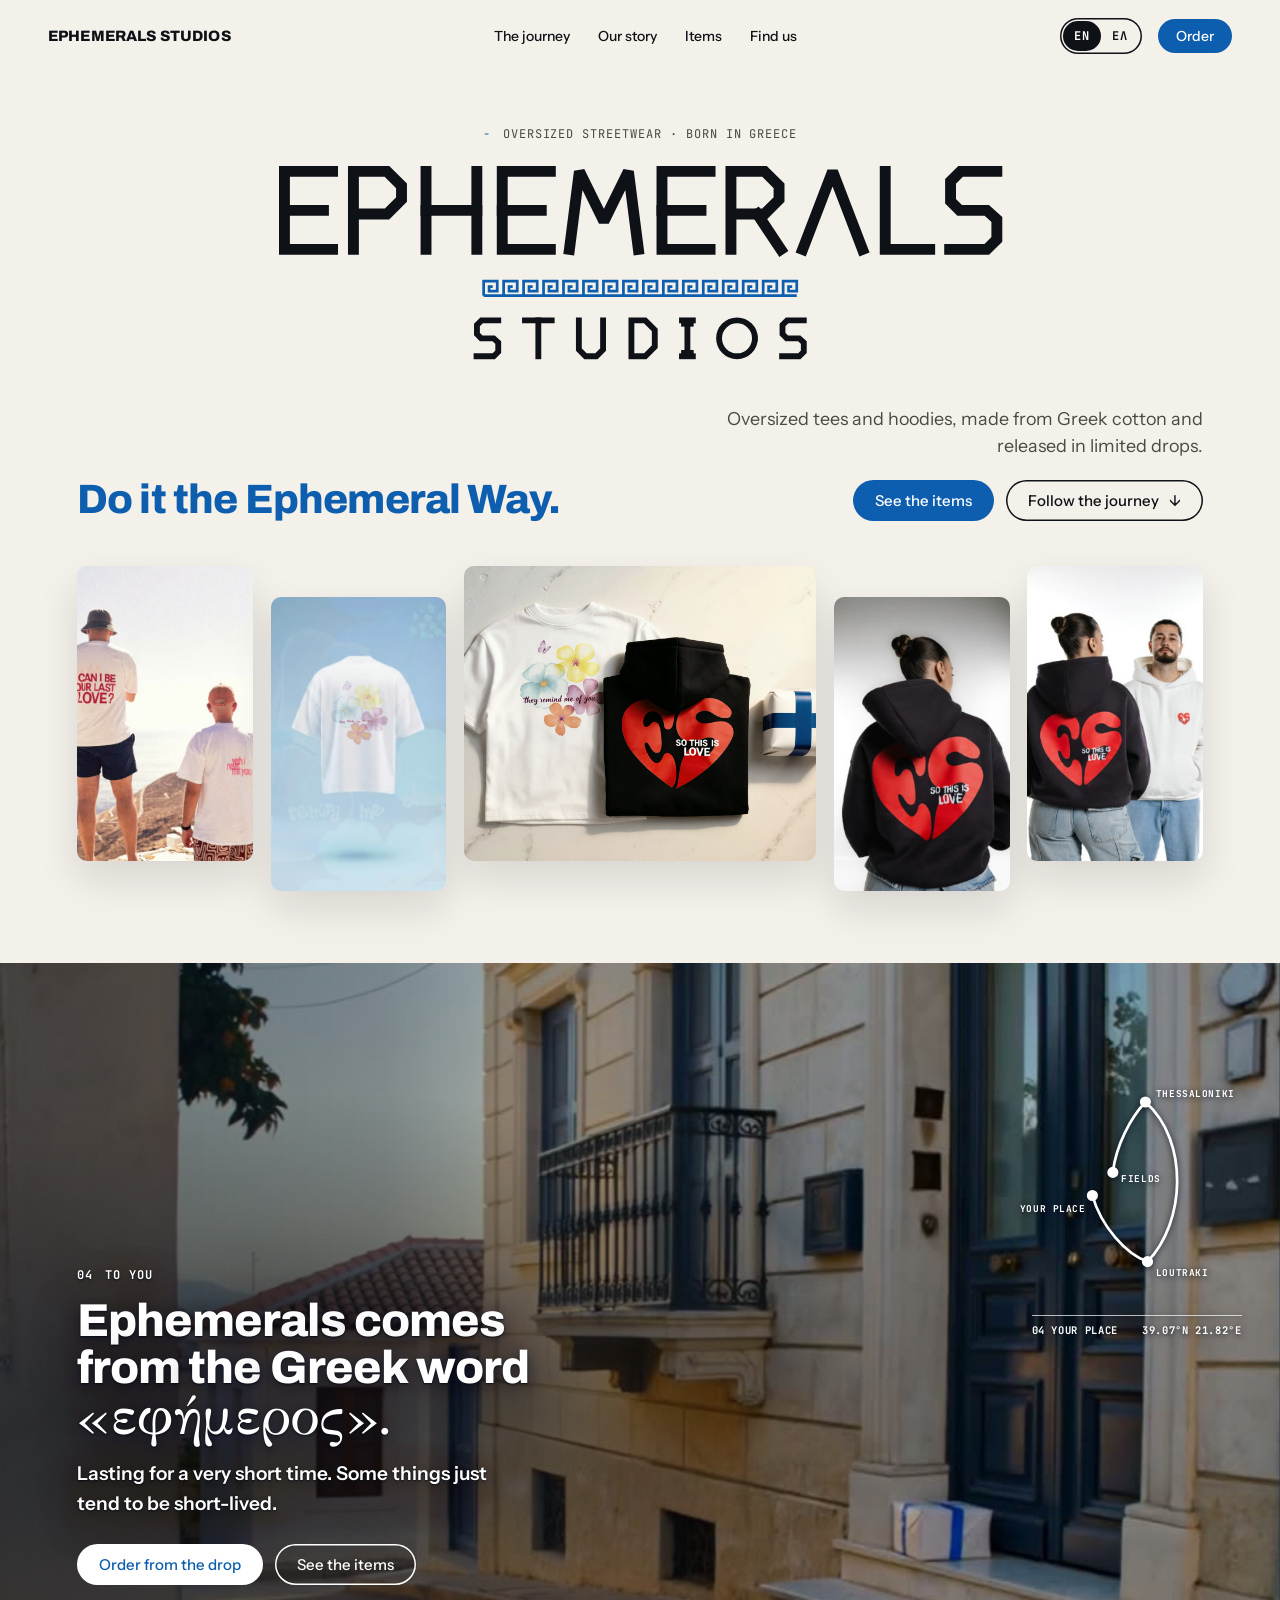
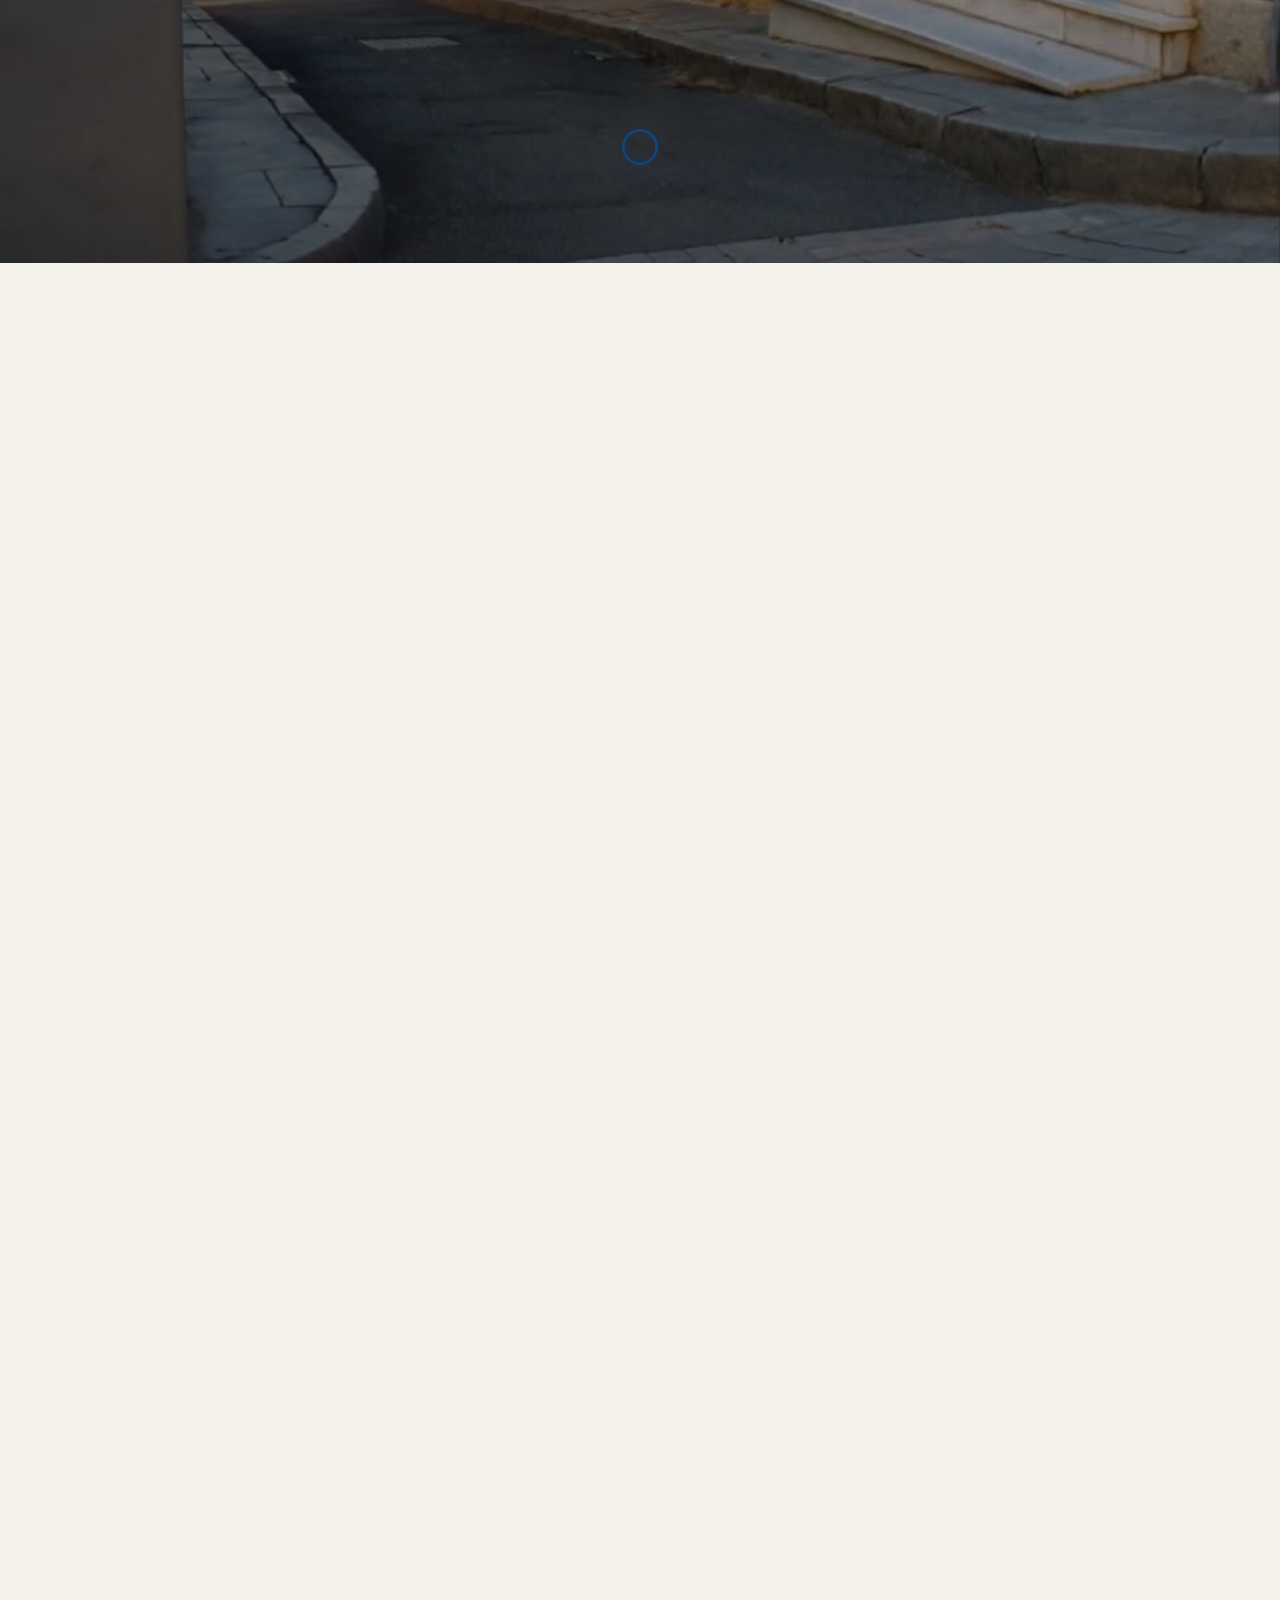
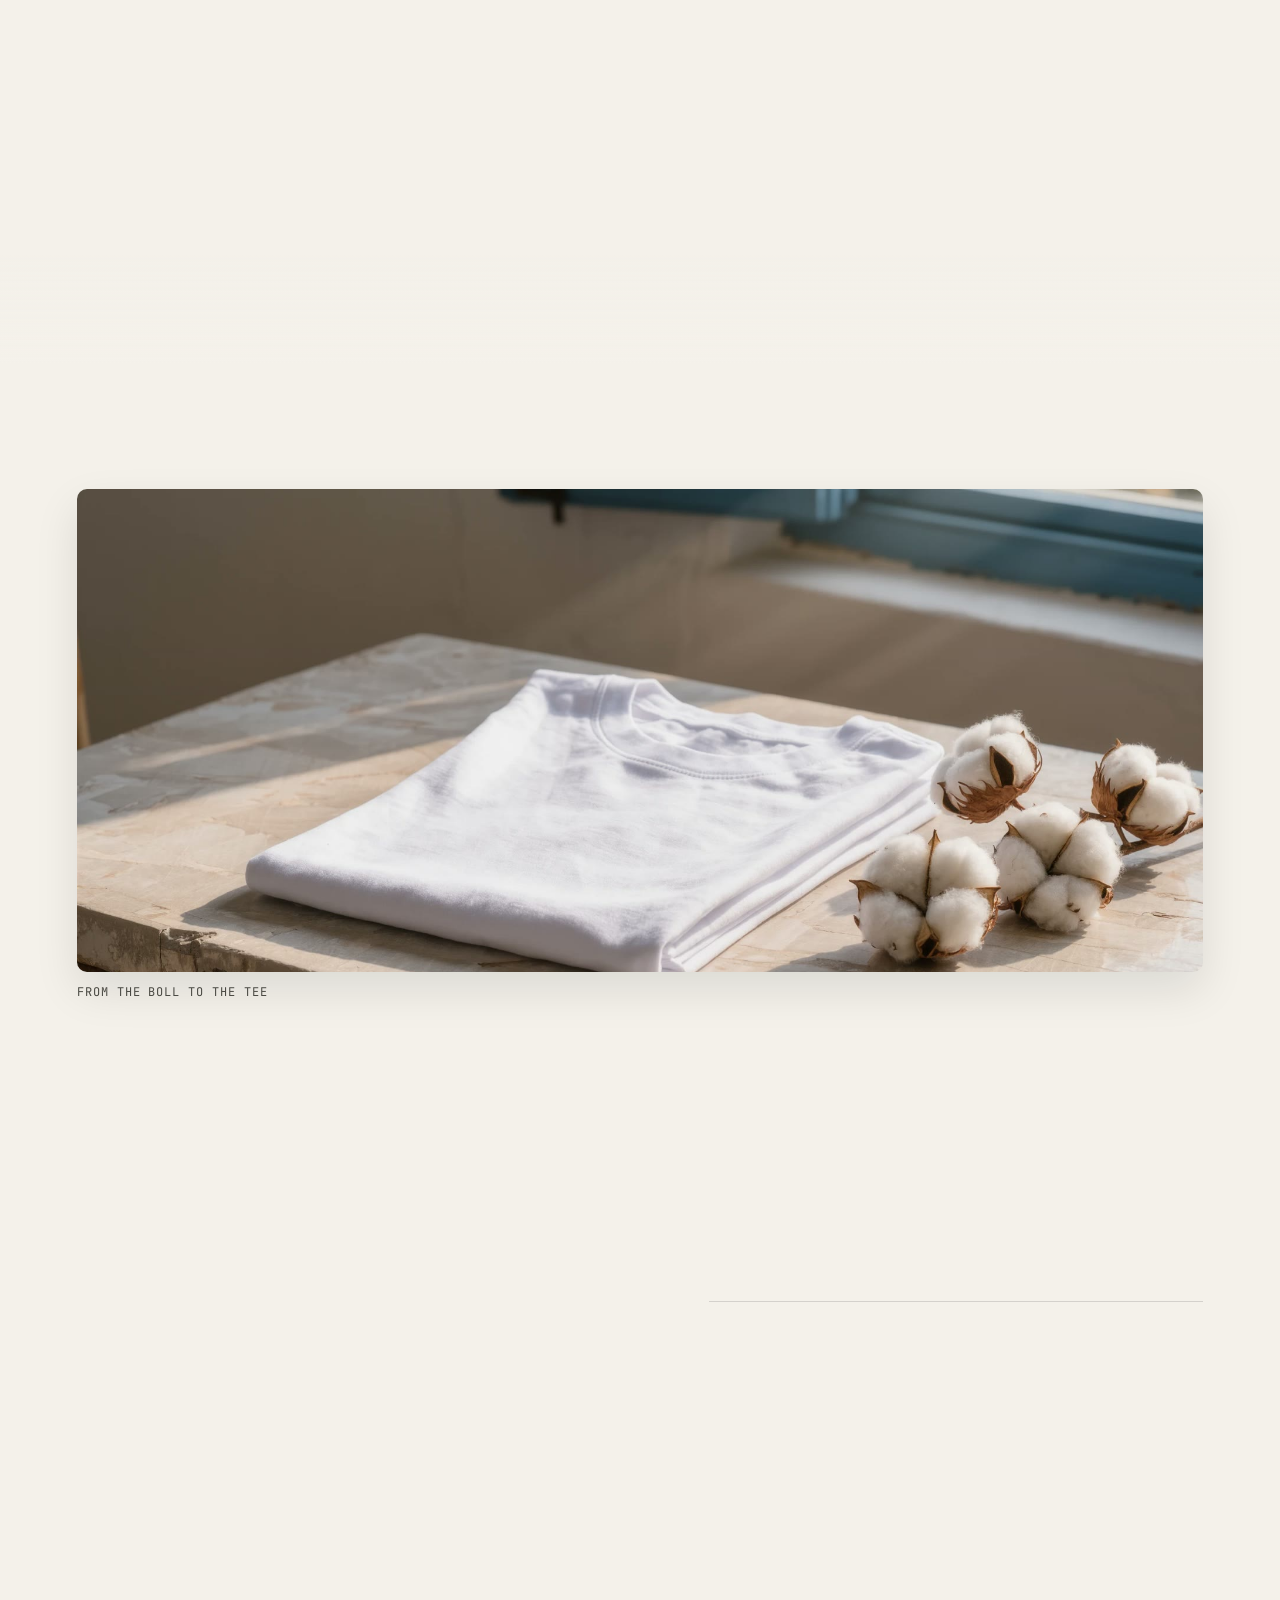
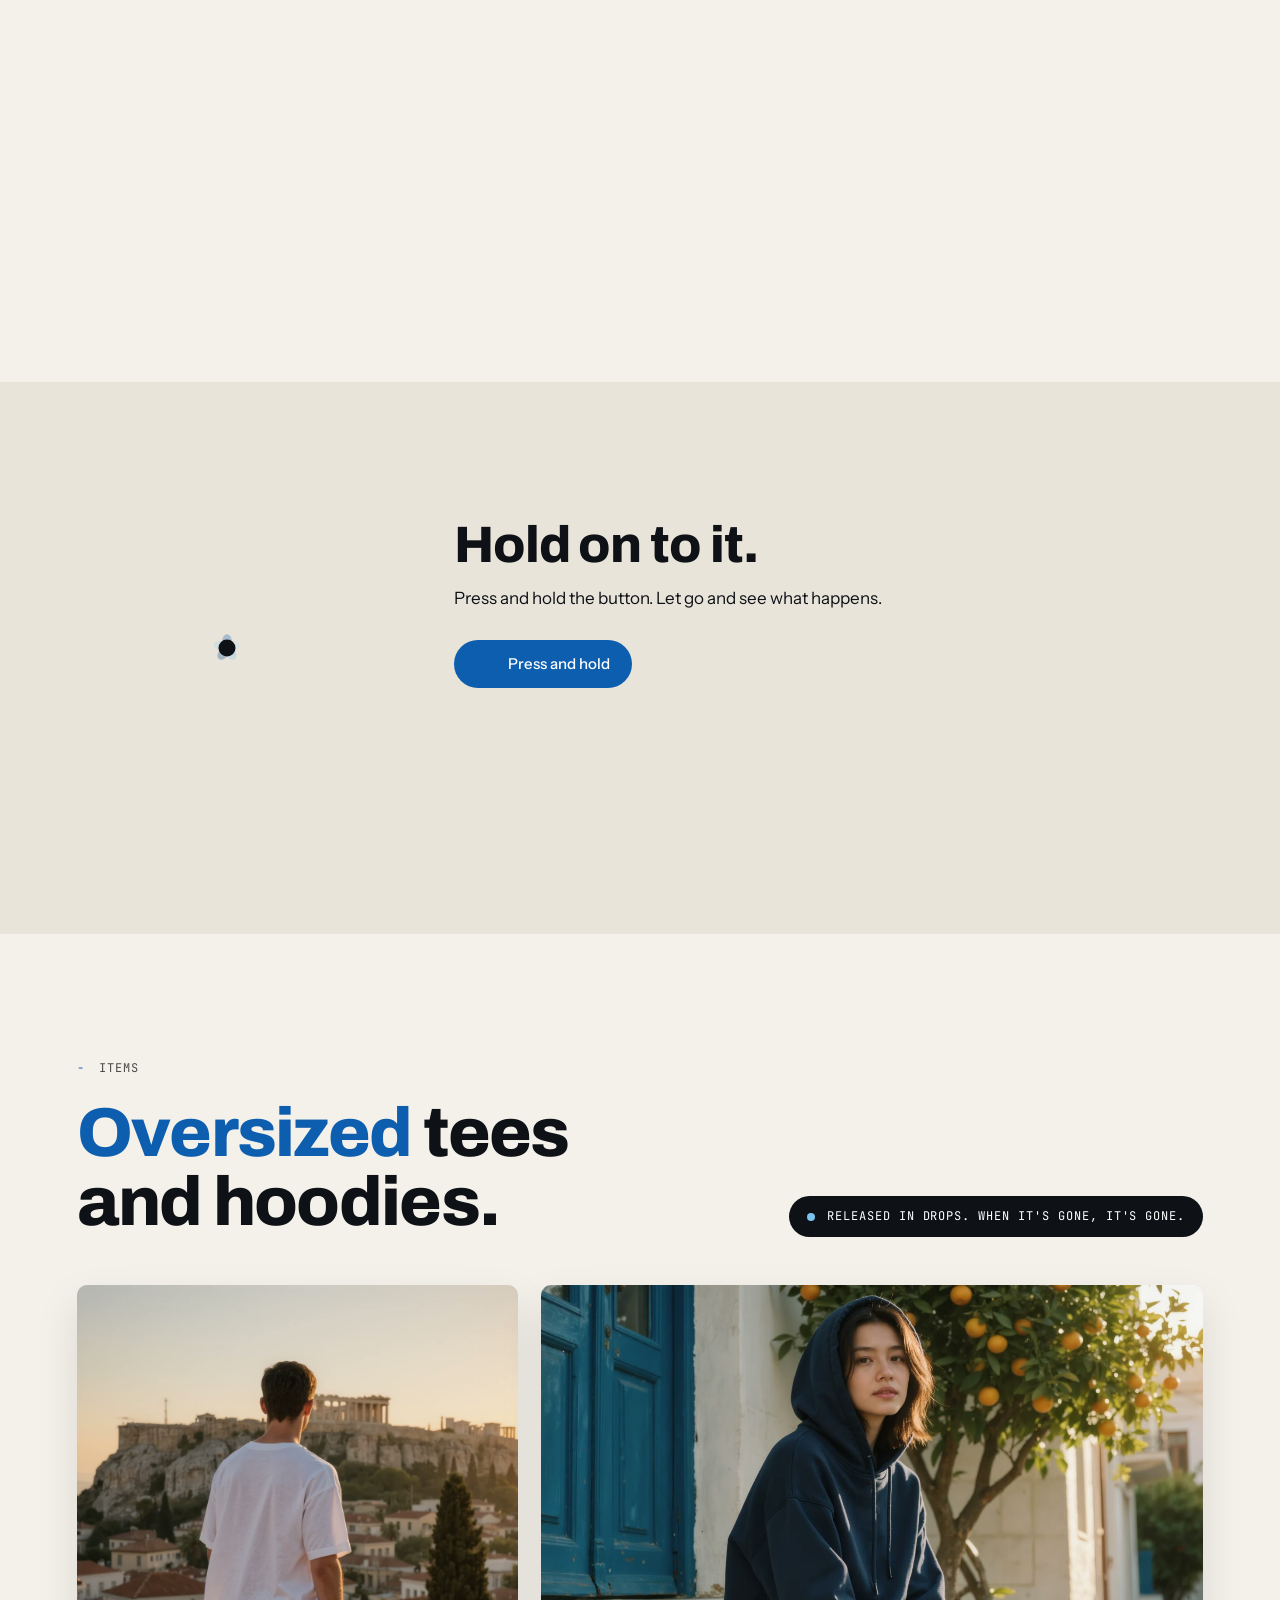
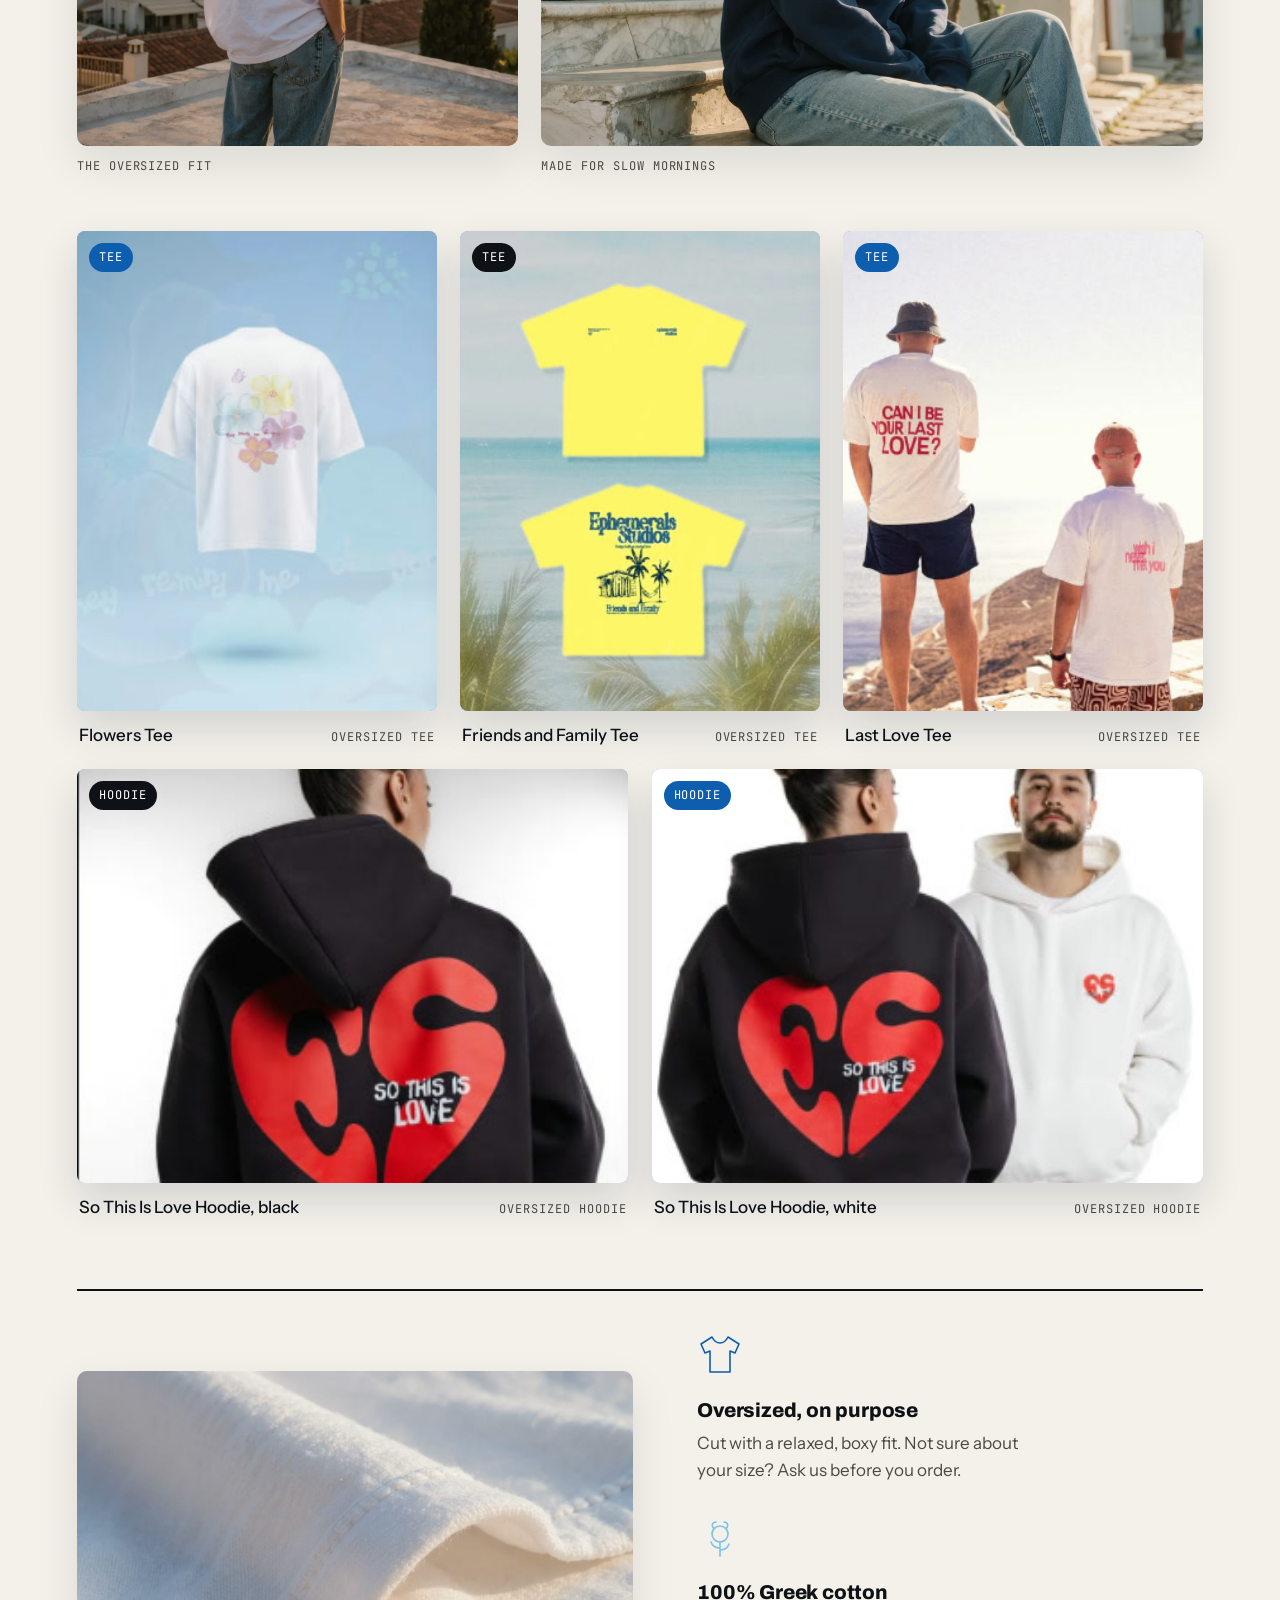
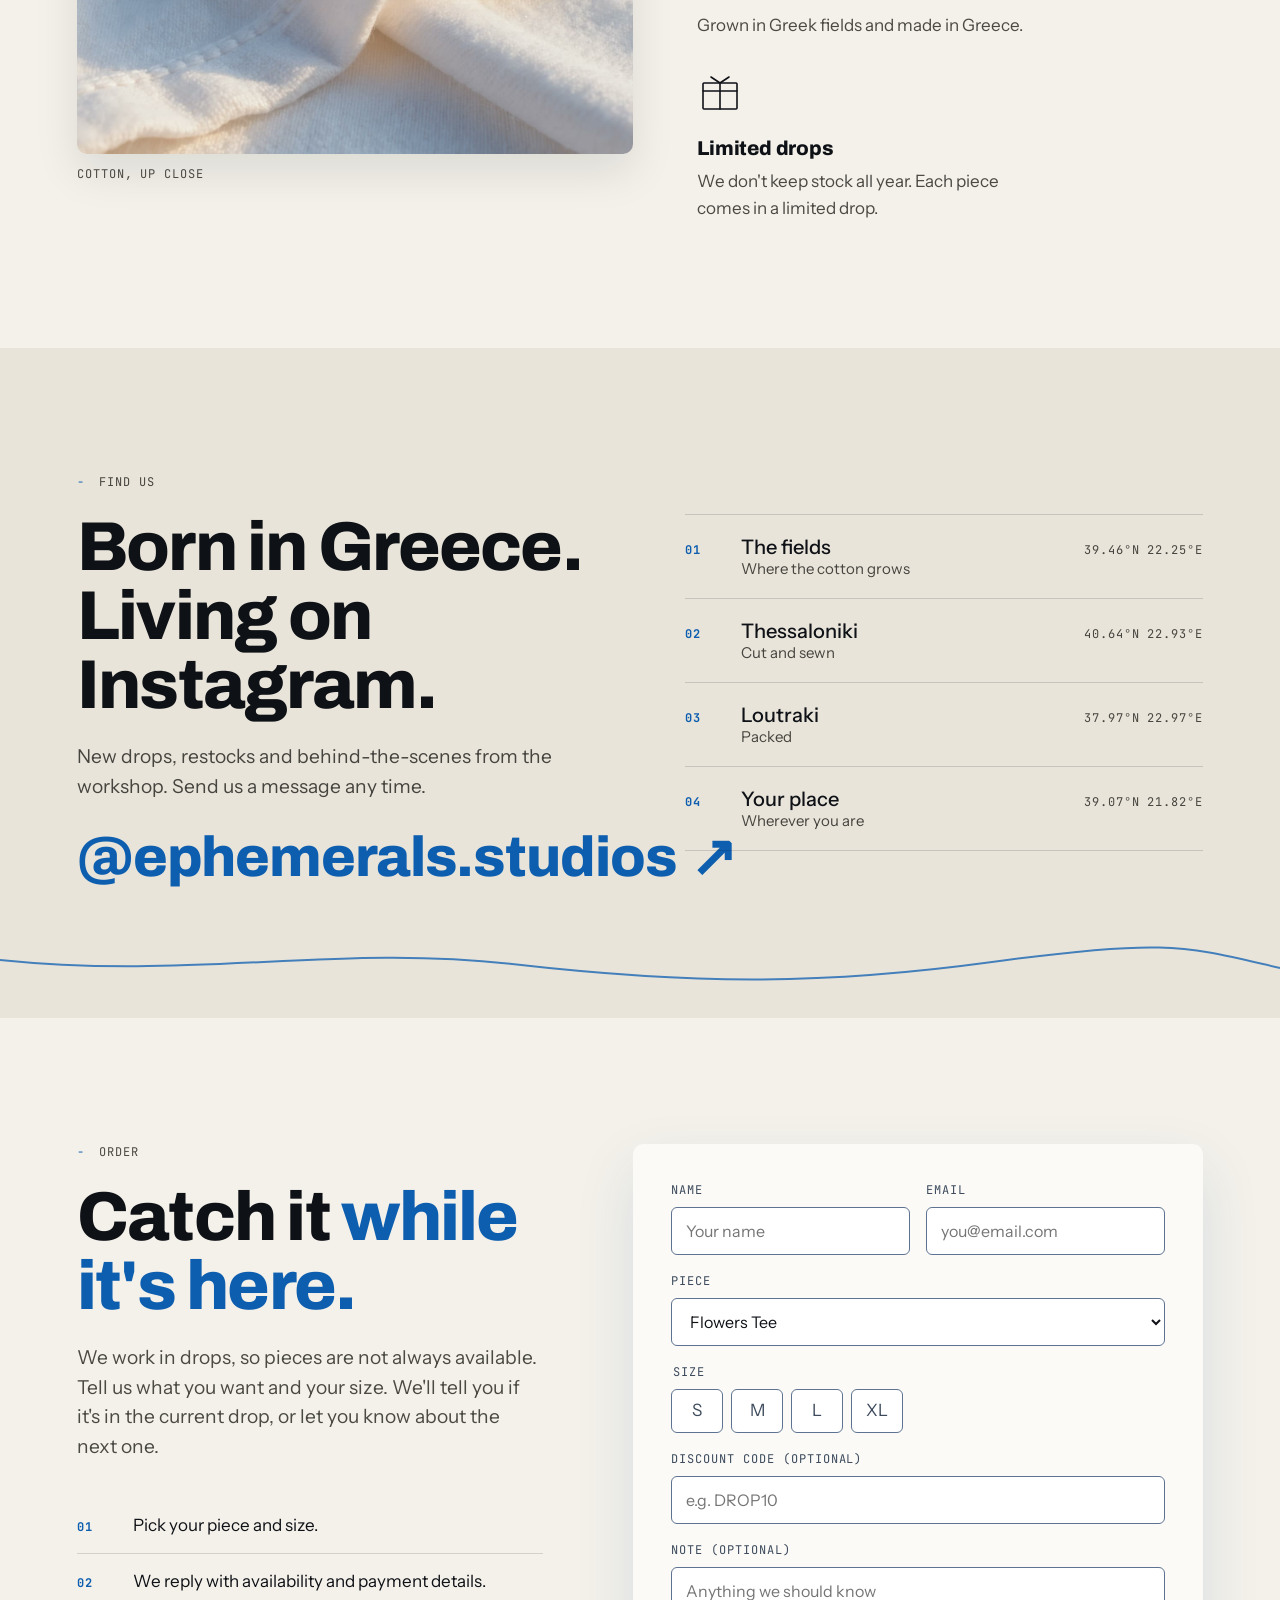
<file: index.html>
<!doctype html>
<html lang="en">
<head>
<meta charset="utf-8">
<meta name="viewport" content="width=device-width, initial-scale=1">
<!-- TEST LINK: keeps search engines away while the site is shared privately. REMOVE at the real launch (and delete robots.txt). -->
<meta name="robots" content="noindex, nofollow">
<title>Ephemerals Studios · Born in Greece</title>
<meta name="description" content="Oversized tees and hoodies, 100% Greek. Cotton from Greek fields, made in Thessaloniki, packed in Loutraki. Released in drops.">
<meta name="theme-color" content="#0D5EAF">
<link rel="icon" href="data:image/svg+xml,%3Csvg xmlns='http://www.w3.org/2000/svg' viewBox='0 0 64 64'%3E%3Ccircle cx='32' cy='32' r='31' fill='%230D5EAF'/%3E%3Ctext x='32' y='43' font-family='Arial Black,Arial' font-weight='900' font-size='30' text-anchor='middle' fill='%23FFFFFF'%3EE%3C/text%3E%3C/svg%3E">
<meta property="og:title" content="Ephemerals Studios · Born in Greece">
<meta property="og:description" content="Some things just tend to be short-lived. Oversized tees and hoodies, 100% Greek, released in drops.">
<meta property="og:type" content="website">
<!-- the same page in Greek (DEPLOY STEP: make these absolute with the live URL) -->
<link rel="alternate" hreflang="en" href="index.html">
<link rel="alternate" hreflang="el" href="el/index.html">
<link rel="alternate" hreflang="x-default" href="index.html">
<!-- DEPLOY STEP: replace both values below with absolute live URLs -->
<meta property="og:url" content="https://example.com/">
<meta property="og:image" content="https://example.com/assets/item-so-this-is-love-duo.jpg">
<!-- fonts are hosted on this site (no Google Fonts requests); all SIL Open Font License, see licenses.html -->
<link rel="preload" href="assets/fonts/Archivo-latin.woff2" as="font" type="font/woff2" crossorigin>
<link rel="preload" href="assets/fonts/InstrumentSans-latin.woff2" as="font" type="font/woff2" crossorigin><link rel="stylesheet" href="assets/fonts.css">
<style>
:root{
  /* white, Greek blue, and a little black */
  --white:#FAFCFE;        /* whitewash, a breath of blue so it's never flat #fff */
  --greek:#0D5EAF;        /* Greek flag blue */
  --greek-deep:#0A4A8C;
  --sky:#79C3EC;          /* Aegean sky */
  --sky-pale:#BFE3F7;
  --sky-light:#E6F3FB;
  --ink:#0E1116;          /* the little bit of black */
  --ink-2:#3C4A5C;
  /* roles */
  --canvas:var(--white);
  --accent:var(--greek);
  --accent-hover:var(--greek-deep);
  --accent-muted:rgba(13,94,175,.25);
  --text-primary:var(--ink);
  --text-secondary:var(--ink-2);
  --fg:var(--ink);--muted:var(--ink-2);--line:rgba(14,17,22,.14);--hi:var(--greek);
  --ease-out:cubic-bezier(.22,.8,.24,1);
  --ease-io:cubic-bezier(.65,0,.35,1);
  --f-display:"Archivo","Commissioner","Arial Black",sans-serif;
  --f-body:"Instrument Sans","Commissioner",system-ui,sans-serif;
  --f-mono:"JetBrains Mono",ui-monospace,monospace;
  --f-greek:"GFS Didot",Georgia,serif;
}
*{box-sizing:border-box}
html{overflow-x:hidden;overflow-x:clip;scroll-behavior:smooth}
body{margin:0;overflow-x:hidden;overflow-x:clip;background:var(--canvas);color:var(--text-primary);font:400 17px/1.6 var(--f-body);-webkit-font-smoothing:antialiased;animation:pageIn 1.1s var(--ease-out) both}
@keyframes pageIn{from{opacity:0}to{opacity:1}}
img{max-width:100%;display:block}
a{color:inherit}
.vh{position:absolute!important;width:1px;height:1px;overflow:hidden;clip:rect(0 0 0 0);white-space:nowrap}
.skip{position:fixed;left:16px;top:-60px;z-index:100;background:var(--ink);color:#fff;padding:10px 16px;border-radius:4px;transition:top .3s var(--ease-out)}
.skip:focus{top:16px}
:focus-visible{outline:3px solid var(--greek);outline-offset:3px;box-shadow:0 0 0 6px #fff}
.gr{font-family:var(--f-greek);font-weight:400;letter-spacing:0}
.mono{font:400 12px/1.4 var(--f-mono);letter-spacing:.08em;text-transform:uppercase}

/* color blocks: the whitewash: stone-white sections that carry on from the Athens walls, alternating light and deeper stone */
.on-stone{--fg:var(--ink);--muted:#4A4943;--line:rgba(14,17,22,.14);--hi:var(--greek);background:#F4F1EA;color:var(--fg)}
.on-stone2{--fg:var(--ink);--muted:#45443E;--line:rgba(14,17,22,.15);--hi:var(--greek);background:#E9E4DA;color:var(--fg)}
.on-black{--fg:#fff;--muted:#B9C6D6;--line:rgba(255,255,255,.18);--hi:var(--sky);background:var(--ink);color:var(--fg)}

/* ---------- the environment: one fixed layer behind everything ---------- */
.env{position:fixed;inset:0;z-index:-1;pointer-events:none;overflow:hidden}
.env i{position:absolute;border-radius:50%;opacity:.6;will-change:transform}
.env .sun{width:60vmax;height:60vmax;left:45%;top:-25%;background:radial-gradient(circle,#FFFFFF 0%,rgba(255,255,255,0) 70%);animation:envA 90s var(--ease-io) infinite alternate;animation-delay:-20s}
.env .sea{width:70vmax;height:70vmax;left:-25%;top:40%;background:radial-gradient(circle,#8FD0F2 0%,rgba(143,208,242,0) 70%);animation:envB 110s var(--ease-io) infinite alternate;animation-delay:-45s}
.env::after{content:"";position:absolute;inset:0;opacity:.06;background-image:url("data:image/svg+xml,%3Csvg xmlns='http://www.w3.org/2000/svg' width='160' height='160'%3E%3Cfilter id='n'%3E%3CfeTurbulence type='fractalNoise' baseFrequency='.9' numOctaves='2' stitchTiles='stitch'/%3E%3C/filter%3E%3Crect width='100%25' height='100%25' filter='url(%23n)'/%3E%3C/svg%3E")}
@keyframes envA{from{transform:translate(0,0)}to{transform:translate(-18vw,14vh)}}
@keyframes envB{from{transform:translate(0,0)}to{transform:translate(20vw,-12vh)}}

/* ---------- nav ---------- */
.nav{position:fixed;top:0;left:0;right:0;z-index:50;display:flex;align-items:center;justify-content:space-between;gap:24px;padding:18px clamp(16px,4vw,48px);color:var(--ink);transition:background .5s var(--ease-out),color .5s var(--ease-out)}
.nav.solid{background:rgba(244,241,234,.97);color:var(--ink);box-shadow:0 1px 0 var(--line)}
.wordmark{font:800 15px/1 var(--f-display);letter-spacing:.01em;text-decoration:none;white-space:nowrap}
.nav ul{display:flex;align-items:baseline;gap:28px;list-style:none;margin:0;padding:0}
.nav a.lk{font:500 14px/1 var(--f-body);text-decoration:none;position:relative}
.nav a.lk::after{content:"";position:absolute;left:0;right:0;bottom:-6px;height:2px;background:var(--greek);transform:scaleX(0);transform-origin:left;transition:transform .4s var(--ease-out)}
.nav a.lk:hover::after{transform:scaleX(1)}
.btn{display:inline-flex;align-items:center;justify-content:center;gap:10px;font:500 15px/1 var(--f-body);text-decoration:none;border:0;cursor:pointer;border-radius:999px;padding:13px 22px;transition:background .35s var(--ease-out),color .35s var(--ease-out),transform .35s var(--ease-out),box-shadow .35s var(--ease-out)}
.btn-accent{background:var(--greek);color:#fff}
.btn-accent:hover{background:var(--greek-deep);transform:translateY(-1px);box-shadow:0 10px 26px var(--accent-muted)}
.btn-light{background:#fff;color:var(--greek)}
.btn-light:hover{background:var(--sky-light);transform:translateY(-1px)}
.btn-ghost{background:transparent;color:var(--fg);box-shadow:inset 0 0 0 1.5px currentColor}
.btn-ghost:hover{transform:translateY(-1px)}
.btn-sm{padding:10px 18px;font-size:14px}
.menu-btn{display:none;background:none;border:0;padding:10px;cursor:pointer;color:inherit}
.menu-btn span{display:block;width:22px;height:2px;background:currentColor;margin:5px 0;transition:transform .4s var(--ease-out)}
@media (max-width:860px){
  .nav ul{position:absolute;top:100%;left:16px;right:16px;flex-direction:column;align-items:flex-start;gap:0;background:var(--greek);color:#fff;border-radius:8px;padding:8px 20px;box-shadow:0 12px 40px rgba(11,31,58,.25);opacity:0;transform:translateY(-8px);pointer-events:none;visibility:hidden;transition:opacity .35s var(--ease-out),transform .35s var(--ease-out),visibility 0s linear .35s}
  .nav.open ul{opacity:1;transform:none;pointer-events:auto;visibility:visible;transition:opacity .35s var(--ease-out),transform .35s var(--ease-out),visibility 0s}
  .nav ul li{width:100%}
  .nav ul li + li{border-top:1px solid rgba(255,255,255,.2)}
  .nav a.lk{display:block;padding:14px 0;font-size:16px}
  .menu-btn{display:block}
  .nav .nav-end{margin-left:auto;gap:10px}
  .nav .lang a{min-width:34px;height:28px;padding:0 6px}
  .nav.open .menu-btn span:first-child{transform:translateY(3.5px) rotate(45deg)}
  .nav.open .menu-btn span:last-child{transform:translateY(-3.5px) rotate(-45deg)}
}
.menu-order{display:none}
@media (max-width:420px){
  .nav{padding-left:14px;padding-right:10px;gap:10px}
  .wordmark{font-size:13px}
  .nav .nav-cta{display:none}
  .nav .menu-order{display:list-item}
}

/* ---------- language switch ---------- */
.nav-end{display:flex;align-items:center;gap:16px}
.lang{display:flex;align-items:center;border-radius:999px;box-shadow:inset 0 0 0 1.5px currentColor;padding:3px}
.lang a{display:inline-flex;align-items:center;justify-content:center;min-width:38px;height:30px;padding:0 8px;border-radius:999px;text-decoration:none;font-weight:700;letter-spacing:.06em;transition:background .3s var(--ease-out),color .3s var(--ease-out)}
.lang a[aria-current="page"]{background:var(--ink);color:#fff}
.lang a:not([aria-current]):hover{background:rgba(14,17,22,.08)}

/* ---------- the opener: who we are, before the journey ---------- */
.opener{min-height:100vh;display:flex;flex-direction:column;justify-content:center;gap:clamp(36px,5vh,64px);padding:clamp(104px,14vh,140px) clamp(16px,6vw,96px) clamp(48px,8vh,88px)}
.opener .eyebrow{display:block;text-align:center}
.opener .eyebrow::before{margin-right:12px}
/* the name: "Stoichedon", our own lettering after ancient Greek stone inscriptions. It carves itself in on arrival */
.op-name{margin:0;line-height:0}
.logo{display:block;width:clamp(290px,58vw,860px);max-width:100%;height:auto;margin:0 auto;overflow:visible;fill:none;stroke:var(--ink);stroke-width:12;stroke-linecap:square;stroke-linejoin:miter;stroke-miterlimit:2}
.logo .l2{stroke-width:14}
.logo .key{stroke:var(--greek);stroke-width:3;stroke-linecap:butt}
.logo path,.logo circle{stroke-dasharray:1;stroke-dashoffset:1}
.op-text.in .logo path,.op-text.in .logo circle{animation:carve 1.05s var(--ease-io) forwards;animation-delay:calc(.2s + var(--d,0) * .07s)}
.op-text.in .logo .key{animation-duration:1.4s;animation-delay:.9s}
@keyframes carve{to{stroke-dashoffset:0}}
.op-row{display:grid;grid-template-columns:minmax(0,1fr) minmax(0,1fr);gap:clamp(20px,5vw,80px);align-items:end;margin-top:clamp(22px,3vw,40px)}
.op-tag{font:800 clamp(26px,3.2vw,46px)/1.05 var(--f-display);letter-spacing:-.02em;color:var(--greek);margin:0}
.op-side{justify-self:end;text-align:right}
.op-lede{font-size:clamp(17px,1.4vw,20px);line-height:1.55;color:var(--muted);margin:0 0 20px auto;max-width:40ch}
.op-cta{display:flex;flex-wrap:wrap;gap:12px;justify-content:flex-end}
.op-collage{display:grid;grid-template-columns:1fr 1fr 2fr 1fr 1fr;gap:clamp(10px,1.4vw,18px);align-items:start}
.tile{margin:0;border-radius:10px;overflow:hidden;background:#E9E4DA;box-shadow:0 18px 40px rgba(14,17,22,.12);height:clamp(200px,23vw,330px)}
.tile img{width:100%;height:100%;object-fit:cover;transition:transform 1.4s var(--ease-out)}
.tile:hover img{transform:scale(1.04)}
.op-collage .tile:nth-child(2),.op-collage .tile:nth-child(4){margin-top:clamp(16px,2.4vw,34px)}
/* the one living element here: tiles drift a few pixels, slowly, while the opener is on screen */
.op-collage.live .tile{animation:tileDrift 9s var(--ease-io) infinite alternate}
.op-collage.live .tile:nth-child(2n){animation-delay:-4.5s}
@keyframes tileDrift{from{translate:0 0}to{translate:0 -8px}}
@media (max-width:900px){
  .op-row{grid-template-columns:1fr;text-align:center}
  .op-side{justify-self:center;text-align:center}
  .op-lede{margin:0 auto 20px}
  .op-cta{justify-content:center}
  .op-collage{grid-template-columns:1fr 1fr}
  .op-collage .tile.wide{grid-column:1 / -1;grid-row:1}
  .tile{height:clamp(180px,52vw,300px)}
  .op-collage .tile:nth-child(2),.op-collage .tile:nth-child(4){margin-top:0}
}

/* ---------- the journey (scroll hero) ---------- */
.hero{position:relative;height:1000vh;background:#F4F1EA}
/* lvh = the screen with the phone's browser bars hidden, so the video always covers the full screen and no gap opens below it */
.stage{position:sticky;top:0;height:100vh;height:100lvh;overflow:hidden}
/* where the journey ends, the video fades softly into Our Story instead of a hard edge */
.scrub #story::before{content:"";position:absolute;left:0;right:0;top:-110px;height:110px;pointer-events:none;z-index:2;background:linear-gradient(rgba(244,241,234,0),rgba(244,241,234,.75) 60%,#F4F1EA)}
.chapter{position:absolute;inset:0}
/* while the video streams in, each chapter shows a still frame from its own real clip (never anything drawn);
   once the video is ready the stills step aside, and if it never arrives the journey still works with them */
.still{position:absolute;inset:0;width:100%;height:100%;object-fit:cover;opacity:0}
.chapter:first-child .still{opacity:1}
.chapter:last-child .still{object-position:72% 50%}
#hero-video{position:absolute;inset:0;width:100%;height:100%;object-fit:cover;opacity:0;transform:translateZ(0);transition:opacity .6s var(--ease-out);pointer-events:none}
.stage.video-ready #hero-video{opacity:1}
.stage.video-ready .still{visibility:hidden}
.hero .stage{background:#1d2a33}
/* layers: footage (stills or video), then the shade, then words, map and cue */
.stage .scrim{z-index:1}
.stage .band{z-index:2}
.stage .route,.stage .cue{z-index:3}
/* legibility base: a soft shade on the left and bottom so white words always read over bright sky */
.stage{--tshadow:0 1px 2px rgba(5,12,24,.9),0 3px 14px rgba(5,12,24,.55),0 10px 44px rgba(5,12,24,.5)}
.scrim{position:absolute;inset:0;pointer-events:none;background:linear-gradient(90deg,rgba(6,16,30,.55) 0%,rgba(6,16,30,.42) 30%,rgba(6,16,30,.16) 50%,rgba(6,16,30,0) 66%),linear-gradient(0deg,rgba(6,16,30,.28) 0%,rgba(6,16,30,0) 30%)}
.flash{position:absolute;inset:0;pointer-events:none;background:radial-gradient(ellipse 80% 70% at 62% 45%,#FFFFFF 0%,rgba(240,248,253,.9) 45%,rgba(191,227,247,.65) 100%);opacity:0;will-change:opacity}
.fibers{position:absolute;inset:0;pointer-events:none}
.fibers b{position:absolute;width:5px;height:5px;border-radius:50%;background:#fff;box-shadow:0 0 6px 2px rgba(255,255,255,.8);opacity:0;animation:fiber 18s linear infinite;animation-play-state:paused}
.stage.live .fibers b{animation-play-state:running}
@keyframes fiber{0%{transform:translate(0,0);opacity:0}12%{opacity:.75}85%{opacity:.5}100%{transform:translate(18vw,-46vh);opacity:0}}

/* captions: no boxes, just bold white words over the footage, each with its own soft shade behind */
.band{position:absolute;left:clamp(16px,6vw,96px);top:50%;transform:translateY(-46%);width:min(560px,calc(100vw - 32px));opacity:0;--k:0;color:#fff;--fg:#fff;text-shadow:var(--tshadow);isolation:isolate;will-change:opacity}
.band::before{content:"";position:absolute;inset:-55% -60% -55% -45%;z-index:-1;pointer-events:none;background:radial-gradient(ellipse 50% 50% at 42% 50%,rgba(6,16,30,.58) 0%,rgba(6,16,30,.48) 32%,rgba(6,16,30,.2) 64%,rgba(6,16,30,0) 100%)}
.band.b1{opacity:1}
.band .panel{position:relative}
.band .kick{display:flex;align-items:baseline;gap:12px;color:#fff;font-weight:700;margin:0 0 14px;opacity:var(--k)}
.band .kick em{font-style:normal;font-weight:700}
.band h2{font:800 clamp(38px,4.8vw,64px)/1.02 var(--f-display);letter-spacing:-.02em;margin:0;max-width:14ch}
.band .sub{--ks:clamp(0,(var(--k) - .5)*3,1);opacity:var(--ks);transform:translateY(calc((1 - var(--ks))*10px));margin:16px 0 0;font-size:19px;font-weight:600;max-width:34ch}
.band .btn{text-shadow:none}
.w{display:inline-block;white-space:nowrap}
.c{display:inline-block}
/* entrance 1, rise: the cotton grows up out of the soil */
.band[data-fx="rise"] .w{--kc:clamp(0,(var(--k) - var(--th,0))*2.8,1);opacity:var(--kc);transform:translateY(calc((1 - var(--kc))*28px))}
/* entrance 2, snap: characters slide in from the left like the truck on the road */
.band[data-fx="snap"] .c{--kc:clamp(0,(var(--k) - var(--th,0))*3,1);opacity:var(--kc);transform:translateX(calc((1 - var(--kc))*var(--jx,-24px)))}
/* entrance 3, drift: words drop into place like parcels onto a stack */
.band[data-fx="drift"] .w{--kc:clamp(0,(var(--k) - var(--th,0))*2.8,1);opacity:var(--kc);transform:translateY(calc((1 - var(--kc))*-26px))}
/* entrance 4, settle: arrival at the door */
.band.settle{width:min(600px,calc(100vw - 32px))}
.band.settle h2{font-size:clamp(30px,3.6vw,48px);max-width:18ch}
.band.settle h2 .gr{font-size:1.18em;line-height:.9}
.band[data-fx="settle"] .w{--kc:clamp(0,(var(--k) - var(--th,0))*3,1);opacity:var(--kc);transform:translateY(calc((1 - var(--kc))*20px))}
.band.settle .sub{--ks:clamp(0,(var(--k) - .62)*4,1)}
.band.settle .row{--kb:clamp(0,(var(--k) - .78)*5,1);opacity:var(--kb);transform:translateY(calc((1 - var(--kb))*12px));display:flex;flex-wrap:wrap;gap:12px;margin-top:24px}

/* the route map: no box, white lines and labels drawn straight over the footage */
.route{position:absolute;right:clamp(16px,3vw,40px);top:96px;width:210px;color:#fff;filter:drop-shadow(0 1px 3px rgba(5,12,24,.9))}
.route svg{display:block;width:100%;height:auto;overflow:visible}
.route .trail-bg{fill:none;stroke:rgba(255,255,255,.75);stroke-width:1.3;stroke-dasharray:2 4}
.route .trail{fill:none;stroke:#fff;stroke-width:2.6;stroke-linecap:round;stroke-dasharray:1;stroke-dashoffset:1}
.route .dot{fill:rgba(255,255,255,.2);stroke:#fff;stroke-width:1.6;transition:fill .5s var(--ease-out)}
.route .dot.on{fill:#fff}
.route text{font:700 9px var(--f-mono);letter-spacing:.06em;fill:#fff}
.route .now{display:flex;justify-content:space-between;align-items:baseline;gap:8px;margin:8px 0 0;padding-top:8px;border-top:1.5px solid rgba(255,255,255,.7);font:700 10.5px/1.3 var(--f-mono);letter-spacing:.06em;text-transform:uppercase;color:#fff}
.route .now b{font-weight:700;color:#fff}
.cue{position:absolute;left:50%;bottom:28px;transform:translateX(-50%);display:flex;flex-direction:column;align-items:center;gap:10px;transition:opacity .6s var(--ease-out)}
.cue span{color:#fff;font-weight:700;text-shadow:var(--tshadow);white-space:nowrap}
.cue i{display:block;width:2px;height:40px;background:linear-gradient(#fff,transparent);box-shadow:0 0 8px rgba(5,12,24,.4);transform-origin:top;animation:cue 2.6s var(--ease-io) infinite;animation-delay:-.6s}
@keyframes cue{0%{transform:scaleY(0)}50%{transform:scaleY(1)}100%{transform:scaleY(1);opacity:0}}
.stage.moved .cue{opacity:0}
.ring{position:absolute;left:50%;bottom:96px;width:40px;margin-left:-20px;color:var(--greek);transform:rotate(-90deg)}
@media (max-height:560px){.route,.cue{display:none}}

/* ---------- the live journey on phones: tall video, captions low, a smaller map in the corner ---------- */
@media (max-width:720px){
  .hero{height:900vh}
  .scrim{background:linear-gradient(0deg,rgba(6,16,30,.72) 0%,rgba(6,16,30,.5) 30%,rgba(6,16,30,.12) 58%,rgba(6,16,30,0) 72%),linear-gradient(180deg,rgba(6,16,30,.32) 0%,rgba(6,16,30,0) 22%)}
  /* captions measured from the bottom of the visible screen (lvh - svh = the browser bar height), clear of the exit fade */
  .band{left:20px;right:20px;width:auto;top:auto;bottom:calc(100lvh - 100svh + 9svh + 16px);transform:none}
  .band.settle{width:auto;bottom:calc(100lvh - 100svh + 9svh + 16px)}
  .band::before{inset:-40% -12% -30% -12%;background:radial-gradient(ellipse 70% 60% at 45% 55%,rgba(6,16,30,.5) 0%,rgba(6,16,30,.3) 45%,rgba(6,16,30,0) 100%)}
  .band h2{font-size:clamp(32px,9vw,44px);max-width:none}
  .band.settle h2{font-size:clamp(26px,7.4vw,36px)}
  .band .sub{font-size:16.5px;margin-top:12px}
  .band.settle .row{margin-top:18px}
  .band.settle .row .btn{padding:12px 18px;font-size:14px}
  .route{top:calc(64px + 2svh);right:10px;width:128px}
  .route text{font-size:10px}
  .route .now{font-size:9px;flex-direction:column;gap:2px;align-items:flex-end;text-align:right}
  .cue{bottom:18px;width:max-content;max-width:calc(100vw - 32px)}
  .cue span{white-space:normal;text-align:center;font-size:10.5px}
}

/* ---------- the static journey (phones, tablets in portrait, reduced motion) ---------- */
/* phones and tablets now get the live scroll journey too (a tall 9:16 video); only these two keep the photo cards */
@media (orientation: landscape) and (pointer: coarse) and (max-height: 560px), (prefers-reduced-motion: reduce){
  /* each chapter becomes a photo card from the real footage, with the same bold white words on it */
  .hero{height:auto;padding:88px 0 48px;background:var(--canvas)}
  .stage{position:relative;height:auto;overflow:visible;display:flex;flex-direction:column;gap:16px}
  .chapter{position:relative;inset:auto;margin:0 16px;border-radius:10px;overflow:hidden;min-height:clamp(420px,118vw,560px);display:flex;align-items:flex-end;background:var(--sky)}
  .chapter::after{content:"";position:absolute;inset:0;pointer-events:none;background:linear-gradient(180deg,rgba(6,16,30,0) 22%,rgba(6,16,30,.72) 100%)}
  .hero .stage{background:none}
  .still{display:block;position:absolute;inset:0;width:100%;height:100%;object-fit:cover;opacity:1!important;visibility:visible!important}
  .chapter:last-child .still{object-position:72% 50%}
  .band{position:relative;z-index:1;left:auto;top:auto;transform:none;opacity:1!important;visibility:visible!important;--k:1!important;width:auto;padding:24px 20px}
  .band::before{display:none}
  .band h2{font-size:clamp(30px,8vw,44px)}
  .flash,.fibers,.cue,.ring,.scrim,#hero-video{display:none}
  .route{position:relative;right:auto;top:auto;width:auto;max-width:300px;margin:24px 16px 0;color:var(--ink);filter:none}
  .route text{fill:var(--ink-2)}
  .route .trail-bg{stroke:var(--line)}
  .route .trail{stroke:var(--greek);stroke-dashoffset:0!important}
  .route .dot{fill:var(--greek)!important;stroke:var(--greek)}
  .route .now{color:var(--ink-2);border-color:var(--line)}
  .route .now b{color:var(--ink)}
}

/* ---------- shared section bits ---------- */
main{position:relative}
.sec{position:relative;padding:clamp(96px,14vh,160px) clamp(16px,6vw,96px)}
.eyebrow{display:flex;align-items:baseline;gap:14px;color:var(--muted);margin:0 0 22px}
.eyebrow::before{content:"-";color:var(--hi)}
h3.h{font:800 clamp(38px,5.4vw,76px)/1 var(--f-display);letter-spacing:-.025em;margin:0}
.lede{font-size:clamp(18px,1.5vw,21px);line-height:1.55;color:var(--muted);max-width:42ch;margin:22px 0 0}
.thread{position:absolute;left:0;bottom:24px;width:100%;height:60px;overflow:visible;pointer-events:none}
.thread path{fill:none;stroke:var(--hi);stroke-width:2;stroke-dasharray:1;stroke-dashoffset:1;opacity:.75;transition:stroke-dashoffset 2.4s var(--ease-io)}
.thread.in path{stroke-dashoffset:0}
.reveal .r{opacity:0;transform:translateY(22px);transition:opacity .9s var(--ease-out),transform .9s var(--ease-out);transition-delay:calc(var(--i,0)*110ms)}
.reveal.in .r{opacity:1;transform:none}
.reveal.settled .r{transition-delay:0s}
/* keyboard users never land on something still invisible */
.reveal:focus-within .r{opacity:1;transform:none;transition-delay:0s}

/* ---------- our story (greek blue) ---------- */
.story{display:grid;grid-template-columns:minmax(0,1.1fr) minmax(0,1fr);gap:clamp(40px,7vw,120px);align-items:start}
.story .word{font:400 clamp(64px,10vw,150px)/.9 var(--f-greek);margin:0;letter-spacing:-.01em;color:var(--greek)}
.story .meaning{display:flex;align-items:baseline;gap:14px;margin-top:22px;color:var(--muted)}
.story .quote{font:500 clamp(22px,2.2vw,30px)/1.35 var(--f-body);margin:34px 0 0;max-width:24ch}
.story .quote b{font-weight:500;background:var(--greek);color:#fff;padding:0 .2em;box-decoration-break:clone;-webkit-box-decoration-break:clone}
.facts{list-style:none;margin:36px 0 0;padding:0;border-top:1px solid var(--line)}
.facts li{display:flex;justify-content:space-between;align-items:baseline;gap:16px;padding:16px 0;border-bottom:1px solid var(--line)}
.facts li span:first-child{font:500 17px var(--f-body)}
.facts li span:last-child{color:var(--greek)}
.who p{margin:0 0 18px;max-width:46ch}

/* ---------- the one interactive moment: hold the flower (red) ---------- */
.hold{display:grid;grid-template-columns:auto minmax(0,1fr);gap:clamp(32px,6vw,96px);align-items:center}
.flower{width:clamp(200px,24vw,300px);height:auto;overflow:visible;--h:0}
.flower .stem{fill:none;stroke:var(--ink);stroke-width:3;stroke-linecap:round;stroke-dasharray:1;stroke-dashoffset:calc(1 - var(--h))}
.flower .pet{transform-box:view-box;transform-origin:150px 140px;transform:rotate(var(--r)) scale(calc(.14 + .86*var(--h)));opacity:calc(.3 + .7*var(--h))}
.flower .core{transform-box:view-box;transform-origin:150px 140px;transform:scale(calc(.5 + .5*var(--h)))}
.hold h3{font:800 clamp(34px,4vw,56px)/1.02 var(--f-display);letter-spacing:-.02em;margin:0 0 14px}
.hold p{margin:0;max-width:40ch}
.hold-btn{position:relative;margin-top:28px;user-select:none;-webkit-user-select:none;touch-action:none;background:var(--greek);color:#fff;box-shadow:none}
.hold-btn:hover{background:var(--greek-deep)}
.hold-btn svg{width:22px;height:22px;transform:rotate(-90deg)}
.hold-btn circle{fill:none;stroke:currentColor;stroke-width:2.6;stroke-dasharray:1;stroke-dashoffset:calc(1 - var(--hp,0))}
.hold .lines{list-style:none;margin:26px 0 0;padding:0}
.hold .lines li{font:500 20px/1.4 var(--f-body);opacity:0;transform:translateY(10px);transition:opacity .9s var(--ease-out),transform .9s var(--ease-out)}
.hold.done .lines li{opacity:1;transform:none}
.hold.done .lines li:nth-child(2){transition-delay:.5s}
.hold.done .lines li:nth-child(3){transition-delay:1s;color:var(--greek)}

/* ---------- items (yellow) ---------- */
.items-head{display:flex;justify-content:space-between;align-items:flex-end;gap:40px;flex-wrap:wrap}
.items-head h3 em{font-style:normal;color:var(--greek)}
.drop-note{display:flex;align-items:center;gap:12px;padding:12px 18px;border-radius:999px;background:var(--ink);color:#fff;margin:0}
.drop-note i{width:8px;height:8px;border-radius:50%;background:var(--sky);position:relative}
.drop-note i::after{content:"";position:absolute;inset:-5px;border-radius:50%;background:var(--sky);opacity:0;animation:pulse 4s var(--ease-out) infinite;animation-delay:-1.5s;animation-play-state:paused}
.live .drop-note i::after{animation-play-state:running}
@keyframes pulse{0%{transform:scale(.6);opacity:.5}70%,100%{transform:scale(1.9);opacity:0}}
.grid{display:grid;grid-template-columns:repeat(6,minmax(0,1fr));gap:clamp(14px,1.8vw,24px);margin-top:56px}
.card{grid-column:span 2;margin:0}
.card:nth-child(4),.card:nth-child(5){grid-column:span 3}
.card .ph{position:relative;overflow:hidden;border-radius:8px;background:var(--sky);aspect-ratio:3/4;box-shadow:0 18px 40px rgba(11,31,58,.14)}
.card:nth-child(4) .ph,.card:nth-child(5) .ph{aspect-ratio:4/3}
.card img{width:100%;height:100%;object-fit:cover;transition:transform 1.2s var(--ease-out)}
.card:hover img{transform:scale(1.035)}
.card .tag{position:absolute;left:12px;top:12px;padding:6px 10px;border-radius:999px;background:var(--greek);color:#fff}
.card:nth-child(2) .tag,.card:nth-child(4) .tag{background:var(--ink)}
.card figcaption{display:flex;justify-content:space-between;align-items:baseline;gap:12px;padding:14px 2px 0}
.card .nm{font:500 17px var(--f-body)}
.card .tp{color:var(--muted)}
.fit{display:grid;grid-template-columns:minmax(0,1.1fr) minmax(0,1fr);gap:clamp(28px,5vw,80px);align-items:center;margin-top:72px;padding-top:40px;border-top:2px solid var(--ink)}
.fit-notes{display:grid;gap:30px}
.fit-photo img{aspect-ratio:16/11}
.fit h4{font:800 20px/1.2 var(--f-display);margin:12px 0 8px;letter-spacing:-.01em}
.fit p{margin:0;color:var(--muted);max-width:32ch}
.fit svg{width:46px;height:46px;fill:none;stroke-width:1.6;stroke-linecap:round;stroke-linejoin:round}
.fit-notes > div:nth-child(1) svg{stroke:var(--greek)}
.fit-notes > div:nth-child(2) svg{stroke:var(--sky)}
.fit-notes > div:nth-child(3) svg{stroke:var(--ink)}

/* photos: rounded, quiet, captioned underneath */
.photo{margin:0}
.photo img{display:block;width:100%;height:auto;object-fit:cover;border-radius:10px;background:#E9E4DA;box-shadow:0 18px 44px rgba(14,17,22,.1)}
.photo .cap{margin-top:12px;color:var(--muted)}
.story-hero{margin:0 0 clamp(56px,8vw,104px)}
.story-hero img{aspect-ratio:21/9}
.story-shop{margin-top:44px;max-width:560px}
.story-shop img{aspect-ratio:16/10}
.look{display:grid;grid-template-columns:minmax(0,1fr) minmax(0,1.5fr);gap:clamp(14px,1.8vw,24px);margin-top:48px}
.look img{height:clamp(300px,36vw,540px)}
.look .photo:first-child img{object-position:50% 40%}
.order-photo{margin-top:36px}
.order-photo img{aspect-ratio:3/2}

/* ---------- find us (sky) ---------- */
.find{display:grid;grid-template-columns:minmax(0,1fr) minmax(0,1fr);gap:clamp(40px,7vw,120px);align-items:center}
.ig{display:inline-flex;align-items:baseline;gap:14px;font:800 clamp(30px,4.4vw,64px)/1 var(--f-display);letter-spacing:-.02em;text-decoration:none;margin-top:28px;color:var(--greek);background-image:linear-gradient(var(--ink),var(--ink));background-size:0 3px;background-repeat:no-repeat;background-position:0 100%;padding-bottom:6px;transition:background-size .6s var(--ease-out),color .4s var(--ease-out)}
.ig:hover{background-size:100% 3px;color:var(--ink)}
.places{list-style:none;margin:0;padding:0}
.places li{display:grid;grid-template-columns:44px minmax(0,1fr) auto;align-items:baseline;gap:12px;padding:20px 0;border-bottom:1px solid var(--line)}
.places li:first-child{border-top:1px solid var(--line)}
.places .n{color:var(--greek);font-weight:700}
.places .pl{font:500 20px var(--f-body)}
.places .pl small{display:block;font:400 15px var(--f-body);color:var(--muted)}
.places .co{color:var(--muted)}

/* ---------- order (greek blue) ---------- */
.order{display:grid;grid-template-columns:minmax(0,.9fr) minmax(0,1.1fr);gap:clamp(40px,7vw,120px);align-items:start}
.order h3 em{font-style:normal;color:var(--greek)}
.steps{list-style:none;margin:36px 0 0;padding:0}
.steps li{display:grid;grid-template-columns:44px minmax(0,1fr);gap:12px;align-items:baseline;padding:14px 0;border-bottom:1px solid var(--line)}
.steps li span{color:var(--greek);font-weight:700}
form{background:#FBFAF7;color:var(--ink);border-radius:10px;padding:clamp(24px,3vw,40px);box-shadow:0 24px 60px rgba(13,94,175,.12)}
.fld{display:block;margin-bottom:18px}
.fld label,.fld legend{display:block;margin-bottom:8px;color:var(--ink-2)}
.fld input,.fld select,.fld textarea{width:100%;font:400 16px/1.4 var(--f-body);color:var(--ink);background:#fff;border:1.5px solid #5E7391;border-radius:6px;padding:12px 14px;transition:border-color .3s var(--ease-out),box-shadow .3s var(--ease-out)}
.fld input:focus,.fld select:focus,.fld textarea:focus{outline:none;border-color:var(--greek);box-shadow:0 0 0 3px rgba(13,94,175,.25)}
.two{display:grid;grid-template-columns:1fr 1fr;gap:16px}
fieldset.fld{border:0;padding:0;margin:0 0 18px}
.sizes{display:flex;gap:8px;flex-wrap:wrap}
.sizes label{margin:0}
.sizes input{position:absolute;opacity:0;width:1px;height:1px}
.sizes span{display:inline-flex;align-items:center;justify-content:center;min-width:52px;height:44px;padding:0 14px;border-radius:6px;border:1.5px solid #5E7391;background:#fff;cursor:pointer;transition:background .3s var(--ease-out),color .3s var(--ease-out),border-color .3s var(--ease-out)}
.sizes input:checked+span{background:var(--greek);border-color:var(--greek);color:#fff}
.sizes input:focus-visible+span{outline:3px solid var(--sky);outline-offset:2px}
.form-foot{display:flex;align-items:center;justify-content:space-between;gap:16px;flex-wrap:wrap;margin-top:8px}
.form-foot small{color:var(--ink-2)}
.success{display:none;padding:12px 0}
.success h4{font:800 28px/1.1 var(--f-display);margin:0 0 10px;letter-spacing:-.01em;color:var(--greek)}
.success p{margin:0;color:var(--ink-2)}
form.sent .fields{display:none}
form.sent .success{display:block;animation:pageIn .8s var(--ease-out) both}

/* ---------- footer (the little bit of black) ---------- */
footer{padding:72px clamp(16px,6vw,96px) 40px}
.foot{display:flex;justify-content:space-between;align-items:baseline;gap:24px;flex-wrap:wrap}
.foot .big{font:800 clamp(28px,6vw,88px)/.95 var(--f-display);letter-spacing:-.03em;margin:0;color:#fff}
.foot nav{display:flex;gap:22px;flex-wrap:wrap}
.foot nav a{text-decoration:none;color:var(--muted);font-weight:500;transition:color .3s var(--ease-out)}
.foot nav a:hover{color:var(--sky)}
.legal{display:flex;justify-content:space-between;gap:16px;flex-wrap:wrap;margin-top:20px;padding-top:20px;border-top:1px solid var(--line);color:var(--muted)}
.legal-links{display:flex;flex-wrap:wrap;gap:8px 24px;margin-top:40px}
.legal-links a{color:var(--muted);text-decoration:none;padding:6px 0}
.legal-links a:hover{color:#fff;text-decoration:underline}

/* newsletter, at the very bottom */
.news{display:grid;grid-template-columns:minmax(0,1fr) minmax(0,1fr);gap:clamp(24px,5vw,80px);align-items:start;padding-bottom:56px;margin-bottom:56px;border-bottom:1px solid var(--line)}
.news-h{font:800 clamp(28px,3.2vw,44px)/1.05 var(--f-display);letter-spacing:-.02em;margin:0 0 12px}
.news-sub{margin:0;color:var(--muted);max-width:42ch}
.news-form{background:none;box-shadow:none;padding:0;color:inherit;border-radius:0}
.news-row{display:flex;gap:10px}
.news-row input{flex:1;min-width:0;font:400 16px/1.4 var(--f-body);color:var(--ink);background:#fff;border:1.5px solid #fff;border-radius:999px;padding:12px 18px}
.news-row input:focus{outline:none;box-shadow:0 0 0 3px var(--sky)}
.news-consent{display:flex;gap:10px;align-items:flex-start;margin-top:14px;color:var(--muted);font-size:15px;line-height:1.5;cursor:pointer}
.news-consent input{width:18px;height:18px;margin:3px 0 0;flex:none;accent-color:var(--sky)}
.news-consent a,.fine a{color:inherit}
.news-msg{display:block;margin-top:10px;color:#FFD0CC;min-height:1.4em}
.news-done{display:none;color:#fff;font-size:17px}
.news-form.sent .news-fields{display:none}
.news-form.sent .news-done{display:block;animation:pageIn .8s var(--ease-out) both}
.fine{font-size:14px;line-height:1.5;color:var(--ink-2);margin:0 0 18px}
.fld [aria-invalid="true"],fieldset[aria-invalid="true"] .sizes span{border-color:#B3261E}
@media (max-width:900px){.news{grid-template-columns:1fr}}
@media (max-width:480px){.news-row{flex-direction:column}}

@media (max-width:900px){
  .story,.find,.order{grid-template-columns:1fr}
  .hold{grid-template-columns:1fr;justify-items:start}
  .grid{grid-template-columns:repeat(2,minmax(0,1fr))}
  .card,.card:nth-child(4),.card:nth-child(5){grid-column:span 1}
  .card:nth-child(4) .ph,.card:nth-child(5) .ph{aspect-ratio:3/4}
  .card:nth-child(5){grid-column:span 2}
  .card:nth-child(5) .ph{aspect-ratio:4/3}
  .fit{grid-template-columns:1fr}
  .look{grid-template-columns:1fr}
  .look img{height:auto;aspect-ratio:4/3}
  .story-hero img{aspect-ratio:16/10}
}
@media (max-width:480px){.two{grid-template-columns:1fr}.card figcaption{flex-direction:column;gap:2px}.places li{grid-template-columns:36px minmax(0,1fr)}.places .co{display:none}.ig{font-size:26px}}
.nw{white-space:nowrap}
@media (pointer:coarse){.btn{min-height:44px}.nav a.lk{min-height:44px}}

body.paused *,body.paused *::before,body.paused *::after{animation-play-state:paused!important}
@media (prefers-reduced-motion: reduce){
  *,*::before,*::after{animation:none!important;transition:none!important;transition-delay:0s!important}
  .reveal .r{opacity:1;transform:none}
  .thread path{stroke-dashoffset:0}
  .logo path,.logo circle{stroke-dashoffset:0}
  .flower{--h:1}
  .hold .lines li{opacity:1;transform:none}
}
</style>
</head>
<body>
<a class="skip" href="#main">Skip to content</a>
<div class="env" aria-hidden="true"><i class="sun"></i><i class="sea"></i></div>

<nav class="nav" id="nav" aria-label="Main">
  <a class="wordmark" href="#top">EPHEMERALS STUDIOS</a>
  <ul id="menu">
    <li><a class="lk" href="#journey">The journey</a></li>
    <li><a class="lk" href="#story">Our story</a></li>
    <li><a class="lk" href="#items">Items</a></li>
    <li><a class="lk" href="#find">Find us</a></li>
    <li class="menu-order"><a class="lk" href="#order">Order</a></li>
  </ul>
  <div class="nav-end">
    <div class="lang mono" role="group" aria-label="Language">
      <a href="index.html" lang="en" hreflang="en" aria-current="page">EN</a><a href="el/index.html" lang="el" hreflang="el" aria-label="Ελληνικά">ΕΛ</a>
    </div>
    <a class="btn btn-accent btn-sm nav-cta" href="#order">Order</a>
  </div>
  <button class="menu-btn" id="menuBtn" aria-expanded="false" aria-controls="menu" aria-label="Open menu"><span></span><span></span></button>
</nav>

<main id="main" tabindex="-1">

<!-- the opener: says "streetwear" before the journey starts -->
<section class="opener on-stone" id="top" aria-labelledby="opener-h">
  <div class="op-text reveal">
    <p class="eyebrow mono r">Oversized streetwear · Born in Greece</p>
    <!-- "Stoichedon": custom lettering drawn for Ephemerals, made by tools/make-logotype.mjs (edit there, then paste) -->
    <h1 id="opener-h" class="op-name r" style="--i:1"><span class="vh">Ephemerals Studios</span><svg class="logo" viewBox="0 0 818 222" aria-hidden="true" focusable="false"><g class="l1"><g transform="translate(10.0 0)"><path d="M60 7H7V93H60" pathLength="1" style="--d:0"/><path d="M7 50H50" pathLength="1" style="--d:0"/></g><g transform="translate(86.0 0)"><path d="M7 93V7H44L60 23V38L44 54H7" pathLength="1" style="--d:1"/></g><g transform="translate(166.0 0)"><path d="M7 7V93" pathLength="1" style="--d:2"/><path d="M63 7V93" pathLength="1" style="--d:2"/><path d="M7 50H63" pathLength="1" style="--d:2"/></g><g transform="translate(250.0 0)"><path d="M60 7H7V93H60" pathLength="1" style="--d:3"/><path d="M7 50H50" pathLength="1" style="--d:3"/></g><g transform="translate(326.0 0)"><path d="M5 93L16 7L43 62L70 7L81 93" pathLength="1" style="--d:4"/></g><g transform="translate(426.0 0)"><path d="M60 7H7V93H60" pathLength="1" style="--d:5"/><path d="M7 50H50" pathLength="1" style="--d:5"/></g><g transform="translate(502.0 0)"><path d="M7 93V7H44L60 23V38L44 54H7" pathLength="1" style="--d:6"/><path d="M36 54L62 93" pathLength="1" style="--d:6"/></g><g transform="translate(584.0 0)"><path d="M4 93L37 7L70 93" pathLength="1" style="--d:7"/></g><g transform="translate(672.0 0)"><path d="M7 7V93H56" pathLength="1" style="--d:8"/></g><g transform="translate(744.0 0)"><path d="M58 7H18L7 18V40L17 50H47L58 60V82L47 93H6" pathLength="1" style="--d:9"/></g></g><path class="key" d="M236.5 144H581.5M236.5 144V128H251.5V139H242.5V134H246.5M258.5 144V128H273.5V139H264.5V134H268.5M280.5 144V128H295.5V139H286.5V134H290.5M302.5 144V128H317.5V139H308.5V134H312.5M324.5 144V128H339.5V139H330.5V134H334.5M346.5 144V128H361.5V139H352.5V134H356.5M368.5 144V128H383.5V139H374.5V134H378.5M390.5 144V128H405.5V139H396.5V134H400.5M412.5 144V128H427.5V139H418.5V134H422.5M434.5 144V128H449.5V139H440.5V134H444.5M456.5 144V128H471.5V139H462.5V134H466.5M478.5 144V128H493.5V139H484.5V134H488.5M500.5 144V128H515.5V139H506.5V134H510.5M522.5 144V128H537.5V139H528.5V134H532.5M544.5 144V128H559.5V139H550.5V134H554.5M566.5 144V128H581.5V139H572.5V134H576.5" pathLength="1"/><g class="l2"><g transform="translate(225.9 168) scale(0.46)"><path d="M58 7H18L7 18V40L17 50H47L58 60V82L47 93H6" pathLength="1" style="--d:10"/></g><g transform="translate(280.2 168) scale(0.46)"><path d="M4 7H68" pathLength="1" style="--d:11"/><path d="M36 7V93" pathLength="1" style="--d:11"/></g><g transform="translate(338.2 168) scale(0.46)"><path d="M7 7V77L23 93H49L65 77V7" pathLength="1" style="--d:12"/></g><g transform="translate(396.1 168) scale(0.46)"><path d="M7 7V93H40L63 70V30L40 7Z" pathLength="1" style="--d:13"/></g><g transform="translate(453.2 168) scale(0.46)"><path d="M17 12V88" pathLength="1" style="--d:14"/><path d="M4 7H30" pathLength="1" style="--d:14"/><path d="M4 93H30" pathLength="1" style="--d:14"/><path d="M9 15H25" pathLength="1" style="--d:14"/><path d="M9 85H25" pathLength="1" style="--d:14"/></g><g transform="translate(493.6 168) scale(0.46)"><circle cx="48" cy="50" r="43" pathLength="1" style="--d:15"/></g><g transform="translate(562.6 168) scale(0.46)"><path d="M58 7H18L7 18V40L17 50H47L58 60V82L47 93H6" pathLength="1" style="--d:16"/></g></g></svg></h1>
    <div class="op-row">
      <p class="op-tag r" style="--i:2">Do it the Ephemeral Way.</p>
      <div class="op-side r" style="--i:3">
        <p class="op-lede">Oversized tees and hoodies, made from Greek cotton and released in limited drops.</p>
        <div class="op-cta"><a class="btn btn-accent" href="#items">See the items</a><a class="btn btn-ghost" href="#journey">Follow the journey <span aria-hidden="true">↓</span></a></div>
      </div>
    </div>
  </div>
  <div class="op-collage reveal">
    <figure class="tile r" style="--i:2"><img src="assets/item-last-love-tee.jpg" alt="Two people by the sea wearing white oversized tees with red back prints" width="308" height="379"></figure>
    <figure class="tile r" style="--i:3"><img src="assets/item-flowers-tee.jpg" alt="White oversized tee with pastel flowers printed on the back" width="303" height="373"></figure>
    <figure class="tile wide r" style="--i:4"><img src="assets/flatlay-real.jpg" alt="The Flowers Tee and the black So This Is Love Hoodie laid flat beside a white parcel with blue tape" width="1600" height="1066"></figure>
    <figure class="tile r" style="--i:5"><img src="assets/item-so-this-is-love-black.jpg" alt="Black oversized hoodie with a large red ES heart and So This Is Love on the back" width="307" height="406"></figure>
    <figure class="tile r" style="--i:6"><img src="assets/item-so-this-is-love-duo.jpg" alt="The So This Is Love hoodie in black and in white, worn by two people" width="301" height="404"></figure>
  </div>
</section>

<section class="hero" id="journey" aria-label="The journey, from Greek fields to your door">
  <div class="stage" id="stage">
    <video id="hero-video" muted playsinline preload="none" aria-hidden="true" tabindex="-1"></video>
    <div class="scrim" aria-hidden="true"></div>

    <!-- 01 fields -->
    <div class="chapter" data-s="0" data-e=".25">
      <img class="still" src="assets/still-1.jpg" alt="" aria-hidden="true" width="1200" height="675">
      <div class="band b1" data-a="0" data-b=".21" data-fx="rise">
        <div class="panel">
          <p class="kick mono"><em>01</em> The fields</p>
          <h2 data-split>It starts in the soil.</h2>
          <p class="sub">Greek cotton, grown under the Greek sun.</p>
        </div>
      </div>
    </div>

    <!-- 02 the road north -->
    <div class="chapter" data-s=".25" data-e=".5">
      <img class="still" src="assets/still-2.jpg" alt="" aria-hidden="true" loading="lazy" width="1200" height="675">
      <div class="band b2" data-a=".26" data-b=".46" data-fx="snap" data-spread=".45">
        <div class="panel">
          <p class="kick mono"><em>02</em> Thessaloniki</p>
          <h2 data-split="chars">North to Thessaloniki.</h2>
          <p class="sub">Cut and sewn in Thessaloniki. Oversized, on purpose.</p>
        </div>
      </div>
    </div>

    <!-- 03 loutraki -->
    <div class="chapter" data-s=".5" data-e=".75">
      <img class="still" src="assets/still-3.jpg" alt="" aria-hidden="true" loading="lazy" width="1200" height="675">
      <div class="band b3" data-a=".51" data-b=".71" data-fx="drift">
        <div class="panel">
          <p class="kick mono"><em>03</em> Loutraki</p>
          <h2 data-split>Packed by the sea.</h2>
          <p class="sub">Every parcel is packed in Loutraki.</p>
        </div>
      </div>
    </div>

    <!-- 04 to you -->
    <div class="chapter" data-s=".75" data-e="1">
      <img class="still" src="assets/still-4.jpg" alt="" aria-hidden="true" loading="lazy" width="1200" height="675">
      <div class="band b4 settle" data-a=".77" data-b="1" data-fx="settle" data-ramp=".07">
        <div class="panel">
          <p class="kick mono"><em>04</em> To you</p>
          <h2 data-split>Ephemerals comes from the Greek word <span class="gr">«εφήμερος».</span></h2>
          <p class="sub">Lasting for a very short time. Some things just tend to be <span class="nw">short-lived.</span></p>
          <div class="row"><a class="btn btn-light" href="#order">Order from the drop</a><a class="btn btn-ghost" href="#items">See the items</a></div>
        </div>
      </div>
    </div>

    <div class="flash" id="flash" aria-hidden="true"></div>
    <div class="fibers" id="fibers" aria-hidden="true"></div>

    <aside class="route" aria-label="The route">
      <svg viewBox="0 0 200 236" aria-hidden="true">
        <!-- dots placed from real coordinates: x = 20 + (lon - 21) / 3.5 * 160, y = 220 - (lat - 37.5) / 3.5 * 200 -->
        <path class="trail-bg" d="M77 108 C80 82 94 56 108 41 C150 78 146 156 110 193 C90 186 66 160 57.5 130"/>
        <path class="trail" id="trail" pathLength="1" d="M77 108 C80 82 94 56 108 41 C150 78 146 156 110 193 C90 186 66 160 57.5 130"/>
        <circle class="dot" cx="77" cy="108" r="4.5"/><text x="85" y="117">FIELDS</text>
        <circle class="dot" cx="108" cy="41" r="4.5"/><text x="118" y="36">THESSALONIKI</text>
        <circle class="dot" cx="110" cy="193" r="4.5"/><text x="118" y="207">LOUTRAKI</text>
        <circle class="dot" cx="57.5" cy="130" r="4.5"/><text x="51" y="146" text-anchor="end">YOUR PLACE</text>
      </svg>
      <p class="now"><span id="nowName">01 Fields</span><b id="nowCo">39.46°N 22.25°E</b></p>
    </aside>

    <div class="cue mono" aria-hidden="true"><span>Scroll to discover the Ephemerals journey</span><i></i></div>
  </div>
</section>

<section class="sec on-stone" id="story" aria-labelledby="story-h">
  <svg class="thread" viewBox="0 0 1600 60" preserveAspectRatio="none" aria-hidden="true"><path pathLength="1" d="M0 30 C200 10 360 50 560 30 S960 8 1160 32 1460 46 1600 26"/></svg>
  <figure class="photo story-hero reveal"><img class="r" src="assets/story.jpg" alt="A folded white oversized tee beside raw cotton bolls on a stone table, morning light through a blue window" width="1920" height="1080" loading="lazy"><figcaption class="cap mono">From the boll to the tee</figcaption></figure>
  <div class="story">
    <div class="reveal">
      <p class="eyebrow mono r">Our story</p>
      <h3 class="word r" id="story-h" lang="el" style="--i:1">εφήμερος</h3>
      <p class="meaning mono r" style="--i:2"><span>adj.</span><span>Lasting for a very short time</span></p>
      <p class="quote r" style="--i:3">Some things just tend to be <span class="nw">short-lived.</span> <b>So we make them in drops.</b></p>
      <figure class="photo story-shop r" style="--i:4"><img src="assets/workshop.jpg" alt="A cutting table in a clothing workshop with white tees, tailor's scissors, a measuring tape and blue and white thread" width="1600" height="904" loading="lazy"><figcaption class="cap mono">From fabric to tee</figcaption></figure>
    </div>
    <div class="who reveal">
      <p class="eyebrow mono r">Who we are</p>
      <p class="r" style="--i:1">Ephemerals Studios is a clothing label born in Greece. Every tee and hoodie starts in Greek cotton fields, is cut and sewn in Thessaloniki and is packed in Loutraki.</p>
      <p class="r" style="--i:2">100% Greek, from the seed to the parcel at your door.</p>
      <ul class="facts">
        <li class="r" style="--i:3"><span>Cotton</span><span>Grown in Greece</span></li>
        <li class="r" style="--i:4"><span>Made</span><span>Thessaloniki</span></li>
        <li class="r" style="--i:5"><span>Packed</span><span>Loutraki</span></li>
        <li class="r" style="--i:6"><span>Released</span><span>In limited drops</span></li>
      </ul>
    </div>
  </div>
</section>

<section class="sec on-stone2" aria-labelledby="hold-h">
  <div class="hold reveal" id="hold">
    <svg class="flower r" id="flower" viewBox="0 0 300 300" aria-hidden="true">
      <path class="stem" pathLength="1" d="M150 290 C146 250 156 210 150 170"/>
      <ellipse class="pet" style="--r:0deg" cx="150" cy="92" rx="34" ry="50" fill="#0D5EAF"/>
      <ellipse class="pet" style="--r:72deg" cx="150" cy="92" rx="34" ry="50" fill="#BFE3F7"/>
      <ellipse class="pet" style="--r:144deg" cx="150" cy="92" rx="34" ry="50" fill="#79C3EC"/>
      <ellipse class="pet" style="--r:216deg" cx="150" cy="92" rx="34" ry="50" fill="#0A4A8C"/>
      <ellipse class="pet" style="--r:288deg" cx="150" cy="92" rx="34" ry="50" fill="#9FD3F3"/>
      <circle class="core" cx="150" cy="140" r="17" fill="#0E1116"/>
    </svg>
    <div>
      <h3 class="r" id="hold-h" style="--i:1">Hold on to it.</h3>
      <p class="r" style="--i:2">Press and hold the button. Let go and see what happens.</p>
      <button class="btn hold-btn r" id="holdBtn" style="--i:3" type="button"><svg viewBox="0 0 24 24" aria-hidden="true"><circle cx="12" cy="12" r="9" pathLength="1"/></svg><span id="holdLabel">Press and hold</span></button>
      <ul class="lines" aria-live="polite">
        <li>Here for a moment.</li>
        <li>Then it's gone.</li>
        <li>That's how a drop works. Catch it while it's here.</li>
      </ul>
    </div>
  </div>
</section>

<section class="sec on-stone" id="items" aria-labelledby="items-h">
  <div class="items-head reveal">
    <div>
      <p class="eyebrow mono r">Items</p>
      <h3 class="h r" id="items-h" style="--i:1"><em>Oversized</em> tees<br>and hoodies.</h3>
    </div>
    <p class="drop-note mono r" style="--i:2"><i></i>Released in drops. When it's gone, it's gone.</p>
  </div>
  <div class="look reveal">
    <figure class="photo r"><img src="assets/look-tee.jpg" alt="A man from behind in a white oversized tee on an Athens rooftop facing the Acropolis at sunrise" width="1600" height="1188" loading="lazy"><figcaption class="cap mono">The oversized fit</figcaption></figure>
    <figure class="photo r" style="--i:1"><img src="assets/look-hoodie.jpg" alt="A woman in a navy oversized hoodie sitting on marble steps by a blue door and an orange tree in Plaka" width="1600" height="904" loading="lazy"><figcaption class="cap mono">Made for slow mornings</figcaption></figure>
  </div>
  <div class="grid reveal">
    <figure class="card r"><div class="ph"><img src="assets/item-flowers-tee.jpg" alt="White oversized tee with pastel flowers printed on the back" width="303" height="373" loading="lazy"><span class="tag mono">Tee</span></div><figcaption><span class="nm">Flowers Tee</span><span class="tp mono">Oversized tee</span></figcaption></figure>
    <figure class="card r" style="--i:1"><div class="ph"><img src="assets/item-friends-family-tee.jpg" alt="Yellow oversized tee, front and back, with the Friends and Family print" width="304" height="406" loading="lazy"><span class="tag mono">Tee</span></div><figcaption><span class="nm">Friends and Family Tee</span><span class="tp mono">Oversized tee</span></figcaption></figure>
    <figure class="card r" style="--i:2"><div class="ph"><img src="assets/item-last-love-tee.jpg" alt="Two people by the sea wearing white oversized tees with red back prints" width="308" height="379" loading="lazy"><span class="tag mono">Tee</span></div><figcaption><span class="nm">Last Love Tee</span><span class="tp mono">Oversized tee</span></figcaption></figure>
    <figure class="card r" style="--i:3"><div class="ph"><img src="assets/item-so-this-is-love-black.jpg" alt="Black oversized hoodie with a large red ES heart and So This Is Love on the back" width="307" height="406" loading="lazy"><span class="tag mono">Hoodie</span></div><figcaption><span class="nm">So This Is Love Hoodie, black</span><span class="tp mono">Oversized hoodie</span></figcaption></figure>
    <figure class="card r" style="--i:4"><div class="ph"><img src="assets/item-so-this-is-love-duo.jpg" alt="The So This Is Love hoodie in black and in white, worn by two people" width="301" height="404" loading="lazy"><span class="tag mono">Hoodie</span></div><figcaption><span class="nm">So This Is Love Hoodie, white</span><span class="tp mono">Oversized hoodie</span></figcaption></figure>
  </div>
  <div class="fit reveal">
    <figure class="photo fit-photo r"><img src="assets/fabric.jpg" alt="Close-up of thick white cotton jersey with a double-stitched hem in morning light" width="1600" height="904" loading="lazy"><figcaption class="cap mono">Cotton, up close</figcaption></figure>
    <div class="fit-notes">
    <div class="r"><svg viewBox="0 0 46 46" aria-hidden="true"><path d="M15 6 L4 13 L8 22 L13 20 V41 H33 V20 L38 22 L42 13 L31 6 C29 10 26 12 23 12 S17 10 15 6Z"/></svg><h4>Oversized, on purpose</h4><p>Cut with a relaxed, boxy fit. Not sure about your size? Ask us before you order.</p></div>
    <div class="r" style="--i:1"><svg viewBox="0 0 46 46" aria-hidden="true"><circle cx="23" cy="20" r="8"/><path d="M23 28 V42 M23 34 C18 34 15 31 14 28 M23 36 C28 36 31 33 32 30"/><path d="M17 15 C14 12 15 8 19 8 M29 15 C32 12 31 8 27 8"/></svg><h4>100% Greek cotton</h4><p>Grown in Greek fields and made in Greece.</p></div>
    <div class="r" style="--i:2"><svg viewBox="0 0 46 46" aria-hidden="true"><rect x="6" y="14" width="34" height="26" rx="1"/><path d="M6 22 H40 M23 14 V40 M14 8 L23 14 L32 8"/></svg><h4>Limited drops</h4><p>We don't keep stock all year. Each piece comes in a limited drop.</p></div>
    </div>
  </div>
</section>

<section class="sec on-stone2" id="find" aria-labelledby="find-h">
  <svg class="thread" viewBox="0 0 1600 60" preserveAspectRatio="none" aria-hidden="true"><path pathLength="1" d="M0 26 C240 46 420 10 640 30 S1020 52 1240 28 1480 12 1600 34"/></svg>
  <div class="find">
    <div class="reveal">
      <p class="eyebrow mono r">Find us</p>
      <h3 class="h r" id="find-h" style="--i:1">Born in Greece.<br>Living on Instagram.</h3>
      <p class="lede r" style="--i:2">New drops, restocks and behind-the-scenes from the workshop. Send us a message any time.</p>
      <a class="ig r" style="--i:3" href="https://www.instagram.com/ephemerals.studios/" target="_blank" rel="noopener">@ephemerals.studios <span aria-hidden="true">↗</span><span class="vh"> (opens Instagram in a new tab)</span></a>
    </div>
    <ol class="places reveal" aria-label="Where every piece comes from">
      <li class="r"><span class="n mono">01</span><span class="pl">The fields<small>Where the cotton grows</small></span><span class="co mono">39.46°N 22.25°E</span></li>
      <li class="r" style="--i:1"><span class="n mono">02</span><span class="pl">Thessaloniki<small>Cut and sewn</small></span><span class="co mono">40.64°N 22.93°E</span></li>
      <li class="r" style="--i:2"><span class="n mono">03</span><span class="pl">Loutraki<small>Packed</small></span><span class="co mono">37.97°N 22.97°E</span></li>
      <li class="r" style="--i:3"><span class="n mono">04</span><span class="pl">Your place<small>Wherever you are</small></span><span class="co mono">39.07°N 21.82°E</span></li>
    </ol>
  </div>
</section>

<section class="sec on-stone" id="order" aria-labelledby="order-h">
  <div class="order">
    <div class="reveal">
      <p class="eyebrow mono r">Order</p>
      <h3 class="h r" id="order-h" style="--i:1">Catch it <em>while it's here.</em></h3>
      <p class="lede r" style="--i:2">We work in drops, so pieces are not always available. Tell us what you want and your size. We'll tell you if it's in the current drop, or let you know about the next one.</p>
      <ol class="steps">
        <li class="r" style="--i:3"><span class="mono">01</span>Pick your piece and size.</li>
        <li class="r" style="--i:4"><span class="mono">02</span>We reply with availability and payment details.</li>
        <li class="r" style="--i:5"><span class="mono">03</span>Your parcel is packed in Loutraki and sent to you.</li>
      </ol>
      <figure class="photo order-photo r" style="--i:6"><img src="assets/flatlay-real.jpg" alt="The Flowers Tee laid back-up showing its watercolour flowers and the words they remind me of you, next to the black So This Is Love Hoodie with its red ES heart, and a white parcel with blue tape" width="1600" height="1066" loading="lazy"><figcaption class="cap mono">Flowers Tee and So This Is Love Hoodie, black</figcaption></figure>
    </div>
    <form id="orderForm" class="reveal" novalidate>
      <div class="fields">
        <div class="two">
          <div class="fld r"><label class="mono" for="f-name">Name</label><input id="f-name" name="name" autocomplete="name" required placeholder="Your name"></div>
          <div class="fld r" style="--i:1"><label class="mono" for="f-email">Email</label><input id="f-email" name="email" type="email" autocomplete="email" required placeholder="you@email.com"></div>
        </div>
        <div class="fld r" style="--i:2"><label class="mono" for="f-piece">Piece</label>
          <select id="f-piece" name="piece">
            <option>Flowers Tee</option><option>Friends and Family Tee</option><option>Last Love Tee</option><option>So This Is Love Hoodie, black</option><option>So This Is Love Hoodie, white</option><option value="next-drop">Tell me about the next drop</option>
          </select>
        </div>
        <fieldset class="fld r" id="sizeSet" style="--i:3"><legend class="mono">Size</legend>
          <div class="sizes">
            <label><input type="radio" name="size" value="S"><span>S</span></label>
            <label><input type="radio" name="size" value="M"><span>M</span></label>
            <label><input type="radio" name="size" value="L"><span>L</span></label>
            <label><input type="radio" name="size" value="XL"><span>XL</span></label>
          </div>
        </fieldset>
        <div class="fld r" style="--i:4"><label class="mono" for="f-code">Discount code (optional)</label><input id="f-code" name="discount" autocomplete="off" autocapitalize="characters" spellcheck="false" maxlength="40" placeholder="e.g. DROP10"></div>
        <div class="fld r" style="--i:4"><label class="mono" for="f-note">Note (optional)</label><textarea id="f-note" name="note" rows="3" placeholder="Anything we should know"></textarea></div>
        <p class="fine r" style="--i:5">We only use these details to answer your request. Nothing is added to a mailing list. Under 18? Please ask a parent first. See our <a href="privacy.html">Privacy Policy</a>.</p>
        <div class="form-foot r" style="--i:5"><small id="formMsg" aria-live="polite">We'll reply by email.</small><button class="btn btn-accent" type="submit">Send order request</button></div>
      </div>
      <div class="success" role="status">
        <h4>Got it. Thank you.</h4>
        <p>Your request is in. We'll email you about availability for your piece.</p>
      </div>
    </form>
  </div>
</section>

</main>

<footer class="on-black">
  <section class="news" aria-labelledby="news-h">
    <div>
      <h2 id="news-h" class="news-h">Hear about the next drop first.</h2>
      <p class="news-sub">One email when a new drop lands. No spam, and you can unsubscribe from any email.</p>
    </div>
    <form id="newsForm" class="news-form" novalidate>
      <div class="news-fields">
        <div class="news-row">
          <label class="vh" for="n-email">Email address</label>
          <input id="n-email" name="email" type="email" autocomplete="email" required placeholder="you@email.com">
          <button class="btn btn-light" type="submit">Subscribe</button>
        </div>
        <label class="news-consent"><input id="n-consent" type="checkbox" name="consent" required> <span>Yes, email me about new drops. I'm 15 or older and I've read the <a href="privacy.html#newsletter">Privacy Policy</a>.</span></label>
        <small id="newsMsg" class="news-msg" aria-live="polite"></small>
      </div>
      <div class="news-done" role="status"><strong>You're on the list.</strong> You can unsubscribe at any time using the link in every email.</div>
    </form>
  </section>
  <div class="foot">
    <p class="big">EPHEMERALS<br>STUDIOS</p>
    <nav aria-label="Footer">
      <a href="#journey">The journey</a><a href="#story">Our story</a><a href="#items">Items</a><a href="#find">Find us</a><a href="#order">Order</a>
      <a href="https://www.instagram.com/ephemerals.studios/" target="_blank" rel="noopener">Instagram <span aria-hidden="true">↗</span><span class="vh"> (opens in a new tab)</span></a>
    </nav>
  </div>
  <nav class="legal-links mono" aria-label="Legal">
    <a href="privacy.html">Privacy policy</a><a href="terms.html">Terms of service</a><a href="cookies.html">Cookie policy</a><a href="privacy.html#deletion">Delete my data</a><a href="licenses.html">Licenses</a>
  </nav>
  <div class="legal mono"><span>© 2026 Ephemerals Studios</span><span>#born_in_greece · <span class="gr" lang="el">εφήμερος</span></span></div>
</footer>

<script>
(() => {
'use strict';
const $ = (s, r = document) => r.querySelector(s);
const $$ = (s, r = document) => [...r.querySelectorAll(s)];
const clamp = (v, lo, hi) => Math.min(hi, Math.max(lo, v));
const smoothstep = (p, e0, e1) => { const t = clamp((p - e0) / (e1 - e0), 0, 1); return t * t * (3 - 2 * t); };
function rng(seed) { let s = seed >>> 0; return () => (s = (s * 1664525 + 1013904223) >>> 0) / 4294967296; }

/* ---------- video config: the four Kling clips joined into one journey.
   SEGS are the clip starts inside the joined file (the middle of each 0.25s crossfade),
   so every chapter's quarter of the scroll plays exactly its own clip. ---------- */
const HAS_VIDEO = true;
// upright screens (phones, portrait tablets) load the tall 9:16 cut, framed per chapter; wide screens the 16:9 one
const TALL = matchMedia('(orientation: portrait)').matches;
const VIDEO_URL = TALL ? 'assets/hero-journey-mobile.mp4' : 'assets/hero-journey.mp4';
const POSTER_URL = TALL ? 'assets/hero-journey-mobile-poster.jpg' : 'assets/hero-journey-poster.jpg';
const VIDEO_BYTES = TALL ? 5471513 : 14901830;   // a full picture every 4 frames: sharp, and seeks stay fast
const SEGS = [0, 4.917, 9.708, 14.5];
function videoTime(p) {
  const i = Math.min(3, Math.floor(p / .25));
  const a = SEGS[i], b = i < 3 ? SEGS[i + 1] : video.duration - .01;
  return a + clamp((p - i * .25) / .25, 0, 1) * (b - a);
}

const hero = $('#journey'), stage = $('#stage'), video = $('#hero-video'), flash = $('#flash');
const chapters = $$('.chapter').map(el => ({ el, scene: $('.still', el), s: +el.dataset.s, e: +el.dataset.e, op: -1, lp: -1 }));
const bands = $$('.band').map(el => ({ el, a: +el.dataset.a, b: +el.dataset.b, ramp: el.dataset.ramp ? +el.dataset.ramp : 0, op: -1, k: -1 }));
const trail = $('#trail'), dots = $$('.route .dot'), nowName = $('#nowName'), nowCo = $('#nowCo');
const STOPS = [['01 Fields', '39.46°N 22.25°E'], ['02 Thessaloniki', '40.64°N 22.93°E'], ['03 Loutraki', '37.97°N 22.97°E'], ['04 Your place', '39.07°N 21.82°E']];


/* ---------- cotton fibers drifting in the light ---------- */
(function buildFibers() {
  const f = $('#fibers'), r = rng(21);
  let html = '';
  for (let i = 0; i < 10; i++) {
    html += `<b style="left:${(r() * 90).toFixed(1)}%;top:${(40 + r() * 60).toFixed(1)}%;animation-duration:${(16 + r() * 14).toFixed(1)}s;animation-delay:-${(r() * 20).toFixed(1)}s;transform:scale(${(.5 + r() * .8).toFixed(2)})"></b>`;
  }
  f.innerHTML = html;
})();

/* ---------- split headlines into words and characters, seeded ---------- */
$$('.band h2[data-split]').forEach((h, n) => {
  const band = h.closest('.band'), mode = h.dataset.split, spread = +(band.dataset.spread || .5), r = rng(101 + n);
  const label = h.textContent.replace(/\s+/g, ' ').trim();
  const words = [];
  [...h.childNodes].forEach(node => {
    const isGr = node.nodeType === 1 && node.classList.contains('gr');
    node.textContent.split(/(\s+)/).forEach(part => { if (part) words.push({ part, isGr }); });
  });
  const total = words.filter(w => !/^\s+$/.test(w.part)).length;
  const chars = label.replace(/\s/g, '').length;
  let wi = 0, ci = 0, out = '';
  words.forEach(({ part, isGr }) => {
    if (/^\s+$/.test(part)) { out += ' '; return; }
    const wth = (wi / Math.max(1, total)) * .55;
    let inner = '';
    if (mode === 'chars') {
      for (const ch of part) {
        const th = (ci / chars) * spread + r() * .06;
        inner += `<span class="c" style="--th:${th.toFixed(3)};--jx:${(-14 - r() * 34).toFixed(1)}px">${ch}</span>`;
        ci++;
      }
    } else inner = part;
    out += `<span class="w${isGr ? ' gr' : ''}" style="--th:${wth.toFixed(3)}">${inner}</span>`;
    wi++;
  });
  h.innerHTML = `<span class="vh">${label}</span><span aria-hidden="true">${out}</span>`;
});

/* ---------- the drive: progress through the pinned hero ---------- */
function heroProgress() {
  const r = hero.getBoundingClientRect();
  const range = hero.offsetHeight - innerHeight;
  return range > 0 ? clamp(-r.top / range, 0, 1) : 0;
}
let target = 0, shown = 0, rafId = null, lastTick = 0, heroOnScreen = true, loadK = 0;
let lastTrail = -1, lastStop = -1, lastFlash = -1, moved = null;

function render(p) {
  // scenes crossfade through a flash of sunlight at each chapter seam
  chapters.forEach((c, i) => {
    const w = .016;
    const fi = i === 0 ? 1 : smoothstep(p, c.s - w, c.s + w);
    const fo = i === chapters.length - 1 ? 1 : 1 - smoothstep(p, c.e - w, c.e + w);
    const op = +(fi * fo).toFixed(3);
    if (op !== c.op) { c.op = op; c.scene.style.opacity = op; }
    const lp = +clamp((p - c.s) / (c.e - c.s), 0, 1).toFixed(3);
    if (op > 0 && lp !== c.lp) { c.lp = lp; c.scene.style.setProperty('--lp', lp); }
  });
  let fl = 0;
  [.25, .5, .75].forEach(b => { fl = Math.max(fl, 1 - Math.abs(p - b) / .03); });
  fl = +(clamp(fl, 0, 1) * (stage.classList.contains('video-ready') ? .25 : .7)).toFixed(3);
  if (fl !== lastFlash) { lastFlash = fl; flash.style.opacity = fl; }

  // caption bands, paced in scroll distance
  bands.forEach((b, i) => {
    const f = Math.min(.02, (b.b - b.a) / 3);
    const fin = i === 0 ? 1 : smoothstep(p, b.a, b.a + f);
    const fout = i === bands.length - 1 ? 1 : 1 - smoothstep(p, b.b - f, b.b);
    const op = +(fin * fout).toFixed(3);
    if (op !== b.op) { b.op = op; b.el.style.opacity = op; b.el.style.visibility = op ? 'visible' : 'hidden'; }
    let k = clamp((p - b.a) / (b.ramp || Math.min(.025, (b.b - b.a) * .35)), 0, 1);
    if (i === 0) k = Math.max(k, loadK);
    if (Math.abs(k - b.k) > .008 || (k !== b.k && (k === 0 || k === 1))) { b.k = k; b.el.style.setProperty('--k', k.toFixed(3)); }
  });

  // the route line draws itself
  const t = +p.toFixed(3);
  if (t !== lastTrail) { lastTrail = t; trail.style.strokeDashoffset = (1 - t).toFixed(3); }
  const stop = Math.min(3, Math.floor(p / .25 + .02));
  if (stop !== lastStop) {
    lastStop = stop;
    dots.forEach((d, i) => d.classList.toggle('on', i <= stop));
    nowName.textContent = STOPS[stop][0];
    nowCo.textContent = STOPS[stop][1];
  }
  const m = p > .015;
  if (m !== moved) { moved = m; stage.classList.toggle('moved', m); }
}

function tick(now) {
  const dt = Math.min(100, now - (lastTick || now));
  lastTick = now;
  const k = .16;
  shown += (target - shown) * (1 - Math.pow(1 - k, dt / 16.667));
  if (Math.abs(target - shown) < .0005) { shown = target; rafId = null; lastTick = 0; }
  else rafId = requestAnimationFrame(tick);
  if (HAS_VIDEO && video.duration) requestSeek(videoTime(shown));
  render(shown);
}
function onScroll() {
  target = heroProgress();
  if (rafId === null && heroOnScreen) rafId = requestAnimationFrame(tick);
}

/* ---------- gated seeks ---------- */
let seekBusy = false, pendingTime = null;
function requestSeek(t) {
  if (!video.duration) return;
  if (seekBusy) { pendingTime = t; return; }
  seekBusy = true;
  video.currentTime = t;
}
video.addEventListener('seeked', () => {
  seekBusy = false;
  if (pendingTime !== null) { const t = pendingTime; pendingTime = null; requestSeek(t); }
});
video.addEventListener('error', () => { seekBusy = false; pendingTime = null; stage.classList.remove('video-ready', 'poster-ready'); });

/* ---------- the streamed blob loader (runs only when HAS_VIDEO) ---------- */
let heroInit = false;
function initHeroOnce() {
  if (heroInit) return; heroInit = true;
  if (!HAS_VIDEO) return;
  stage.insertAdjacentHTML('beforeend', '<svg class="ring" viewBox="0 0 48 48" aria-hidden="true"><circle cx="24" cy="24" r="20" fill="none" stroke="currentColor" stroke-width="3" stroke-dasharray="126" style="stroke-dashoffset:var(--ld,126)"/></svg>');
  const ring = $('.ring', stage);
  let started = false;
  const start = () => { if (started) return; started = true; loadHeroBlob(ring).catch(() => { ring.remove(); }); };
  const img = new Image();
  img.onload = () => { video.poster = POSTER_URL; stage.classList.add('poster-ready'); start(); };
  img.onerror = start;
  img.src = POSTER_URL;
  setTimeout(start, 4000);
}
async function loadHeroBlob(ring) {
  const ctrl = new AbortController();
  let watchdog = setTimeout(() => ctrl.abort(), 20000);
  const res = await fetch(VIDEO_URL, { priority: 'low', signal: ctrl.signal });
  if (!res.ok) throw new Error('video missing');
  const total = Number(res.headers.get('Content-Length')) || VIDEO_BYTES;
  const reader = res.body.getReader();
  const chunks = []; let got = 0, lastRing = 0;
  for (;;) {
    const { done, value } = await reader.read();
    if (done) break;
    clearTimeout(watchdog); watchdog = setTimeout(() => ctrl.abort(), 20000);
    chunks.push(value); got += value.length;
    const frac = Math.min(1, got / total), now = performance.now();
    if (now - lastRing > 100 || frac === 1) { lastRing = now; ring.style.setProperty('--ld', Math.round(126 * (1 - frac))); }
  }
  clearTimeout(watchdog);
  ring.style.setProperty('--ld', 0);
  video.src = URL.createObjectURL(new Blob(chunks, { type: 'video/mp4' }));
  video.load();
  video.addEventListener('canplay', () => {
    requestSeek(videoTime(heroProgress()));
    // iPhones only paint seeked frames after the video has played once: a silent instant play/pause unlocks it
    const p = video.play(); if (p && p.then) p.then(() => video.pause()).catch(() => {});
    stage.classList.add('video-ready');
    setTimeout(() => ring.remove(), 600);
  }, { once: true });
}

/* ---------- the static-hero gates, decided live (must match the CSS media query exactly) ----------
   Phones and portrait tablets get the scroll journey with the tall video; only these two get photo cards. */
const GATES = [
  '(orientation: landscape) and (pointer: coarse) and (max-height: 560px)',
  '(prefers-reduced-motion: reduce)'
];
let scrubOn = false;
function enableScrub() {
  if (scrubOn) return; scrubOn = true;
  document.documentElement.classList.add('scrub');
  initHeroOnce();
  addEventListener('scroll', onScroll, { passive: true });
  chapters.forEach(c => { c.op = -1; c.lp = -1; });
  bands.forEach(b => { b.op = -1; b.k = -1; });
  lastTrail = -1; lastStop = -1; lastFlash = -1; moved = null;
  unpinFinalStates();
  shown = target = heroProgress();
  render(shown);
  onScroll();
}
function disableScrub() {
  if (!scrubOn) return; scrubOn = false;
  document.documentElement.classList.remove('scrub');
  removeEventListener('scroll', onScroll);
  if (rafId !== null) { cancelAnimationFrame(rafId); rafId = null; }
}
function applyHeroMode() {
  if (GATES.some(q => matchMedia(q).matches)) disableScrub();
  else enableScrub();
}
const MQLS = GATES.map(q => matchMedia(q));
MQLS.forEach(m => m.addEventListener('change', applyHeroMode));

/* band one opens settled: a short load ramp hands over to scroll */
(function loadRamp() {
  const t0 = performance.now(), D = 1300;
  const step = now => {
    loadK = clamp((now - t0) / D, 0, 1);
    loadK = 1 - Math.pow(1 - loadK, 3);
    if (scrubOn) render(shown);
    if (loadK < 1) requestAnimationFrame(step);
  };
  requestAnimationFrame(step);
})();

/* ---------- reduced motion, live in both directions ---------- */
const RM = matchMedia('(prefers-reduced-motion: reduce)');
function pinToFinalStates() {
  $$('.reveal').forEach(el => el.classList.add('in', 'settled'));
  $$('.thread').forEach(el => el.classList.add('in'));
  holdState.h = 1; holdState.done = true; holdState.held = false; paintHold(); holdEl.classList.add('done');
}
function unpinFinalStates() {
  // revealed sections keep their finished state; the hold goes back to being interactive
  if (!holdState.pinned) return;
  holdState.pinned = false; holdState.h = 0; holdState.done = false; holdState.held = false;
  paintHold(); holdEl.classList.remove('done'); holdLabel.textContent = 'Press and hold';
}
RM.addEventListener('change', e => {
  if (e.matches) { holdState.pinned = true; pinToFinalStates(); }
  else unpinFinalStates();
  applyHeroMode();
});

/* ---------- entrances ---------- */
const io = new IntersectionObserver(entries => {
  entries.forEach(en => {
    if (!en.isIntersecting) return;
    const el = en.target;
    el.classList.add('in');
    io.unobserve(el);
    const n = $$('.r', el).length;
    setTimeout(() => el.classList.add('settled'), 900 + n * 110 + 100);
  });
}, { threshold: .18, rootMargin: '0px 0px -8% 0px' });
$$('.reveal, .thread').forEach(el => io.observe(el));

/* living elements only run on screen */
const live = new IntersectionObserver(entries => entries.forEach(en => en.target.classList.toggle('live', en.isIntersecting)));
[stage, $('#items'), $('.op-collage')].forEach(el => live.observe(el));
new IntersectionObserver(([en]) => {
  heroOnScreen = en.isIntersecting;
  if (heroOnScreen && scrubOn) onScroll();
}).observe(hero);
document.addEventListener('visibilitychange', () => document.body.classList.toggle('paused', document.hidden));

/* ---------- nav: transparent over the sky, greek blue once you scroll ---------- */
const nav = $('#nav'), menuBtn = $('#menuBtn');
let navSolid = null;
function navCheck() { const s = scrollY > innerHeight * .4; if (s !== navSolid) { navSolid = s; nav.classList.toggle('solid', s); } }
addEventListener('scroll', navCheck, { passive: true }); navCheck();
menuBtn.addEventListener('click', () => {
  const open = !nav.classList.contains('open');
  nav.classList.toggle('open', open);
  menuBtn.setAttribute('aria-expanded', open);
  menuBtn.setAttribute('aria-label', open ? 'Close menu' : 'Open menu');
});
$$('#menu a').forEach(a => a.addEventListener('click', () => { nav.classList.remove('open'); menuBtn.setAttribute('aria-expanded', 'false'); }));
document.addEventListener('keydown', e => {
  if (e.key === 'Escape' && nav.classList.contains('open')) {
    nav.classList.remove('open'); menuBtn.setAttribute('aria-expanded', 'false'); menuBtn.setAttribute('aria-label', 'Open menu'); menuBtn.focus();
  }
});

/* ---------- the one interactive moment: hold the flower ---------- */
const holdEl = $('#hold'), flower = $('#flower'), holdBtn = $('#holdBtn'), holdLabel = $('#holdLabel');
const holdState = { h: 0, held: false, done: false, raf: null, last: 0, pinned: false };
let lastH = -1;
function paintHold() {
  const h = +holdState.h.toFixed(3);
  if (h === lastH) return; lastH = h;
  flower.style.setProperty('--h', h);
  holdBtn.style.setProperty('--hp', h);
}
function holdLoop(now) {
  const dt = Math.min(64, now - (holdState.last || now)) / 1000; holdState.last = now;
  if (holdState.held) holdState.h = Math.min(1, holdState.h + dt / 1.6);
  else holdState.h = Math.max(0, holdState.h - dt * (.35 + holdState.h * .9));
  paintHold();
  if (holdState.h >= 1 && holdState.held && !holdState.done) {
    holdState.done = true; holdEl.classList.add('done'); holdLabel.textContent = 'Now let go';
  }
  if (!holdState.held && holdState.done && holdState.h <= 0) holdLabel.textContent = 'Hold it again';
  if (holdState.held || holdState.h > 0) holdState.raf = requestAnimationFrame(holdLoop);
  else { holdState.raf = null; holdState.last = 0; }
}
function holdStart(e) {
  if (e) e.preventDefault();
  if (RM.matches) { holdState.h = 1; holdState.done = true; paintHold(); holdEl.classList.add('done'); return; }
  holdState.held = true;
  if (!holdState.done) holdLabel.textContent = 'Keep holding';
  if (!holdState.raf) holdState.raf = requestAnimationFrame(holdLoop);
}
function holdEnd() {
  if (!holdState.held) return;
  holdState.held = false;
  if (!holdState.done) holdLabel.textContent = 'Press and hold';
  if (!holdState.raf) holdState.raf = requestAnimationFrame(holdLoop);
}
holdBtn.addEventListener('pointerdown', holdStart);
['pointerup', 'pointerleave', 'pointercancel'].forEach(ev => holdBtn.addEventListener(ev, holdEnd));
holdBtn.addEventListener('keydown', e => { if ((e.key === ' ' || e.key === 'Enter') && !e.repeat) holdStart(e); });
holdBtn.addEventListener('keyup', e => { if (e.key === ' ' || e.key === 'Enter') holdEnd(); });
holdBtn.addEventListener('contextmenu', e => e.preventDefault());

/* ---------- forms. NOT CONNECTED YET: both only confirm on the page.
   Before going public, connect them (order requests to the business email, newsletter to a provider with double opt-in). ---------- */
const EMAIL_RE = /^\S+@\S+\.\S+$/;
function flag(el, bad) { el.setAttribute('aria-invalid', bad ? 'true' : 'false'); }

const form = $('#orderForm'), msg = $('#formMsg'), sizeSet = $('#sizeSet');
form.addEventListener('submit', e => {
  e.preventDefault();
  const nameEl = $('#f-name'), emailEl = $('#f-email'), pieceEl = $('#f-piece');
  const name = nameEl.value.trim(), email = emailEl.value.trim();
  const needsSize = pieceEl.value !== 'next-drop';
  const size = form.querySelector('input[name="size"]:checked');
  flag(nameEl, !name); flag(emailEl, !EMAIL_RE.test(email)); flag(sizeSet, needsSize && !size);
  if (!name) { msg.textContent = 'Please add your name.'; nameEl.focus(); return; }
  if (!EMAIL_RE.test(email)) { msg.textContent = 'Please add a valid email.'; emailEl.focus(); return; }
  if (needsSize && !size) { msg.textContent = 'Please pick a size.'; form.querySelector('input[name="size"]').focus(); return; }
  form.classList.add('sent');
});

const news = $('#newsForm'), newsMsg = $('#newsMsg');
news.addEventListener('submit', e => {
  e.preventDefault();
  const emailEl = $('#n-email'), consentEl = $('#n-consent');
  const okEmail = EMAIL_RE.test(emailEl.value.trim());
  flag(emailEl, !okEmail); flag(consentEl, !consentEl.checked);
  if (!okEmail) { newsMsg.textContent = 'Please add a valid email.'; emailEl.focus(); return; }
  if (!consentEl.checked) { newsMsg.textContent = 'Please tick the box to confirm you want our emails.'; consentEl.focus(); return; }
  news.classList.add('sent');
});

if (RM.matches) { holdState.pinned = true; pinToFinalStates(); }
applyHeroMode();
})();
</script>
</body>
</html>
</file>
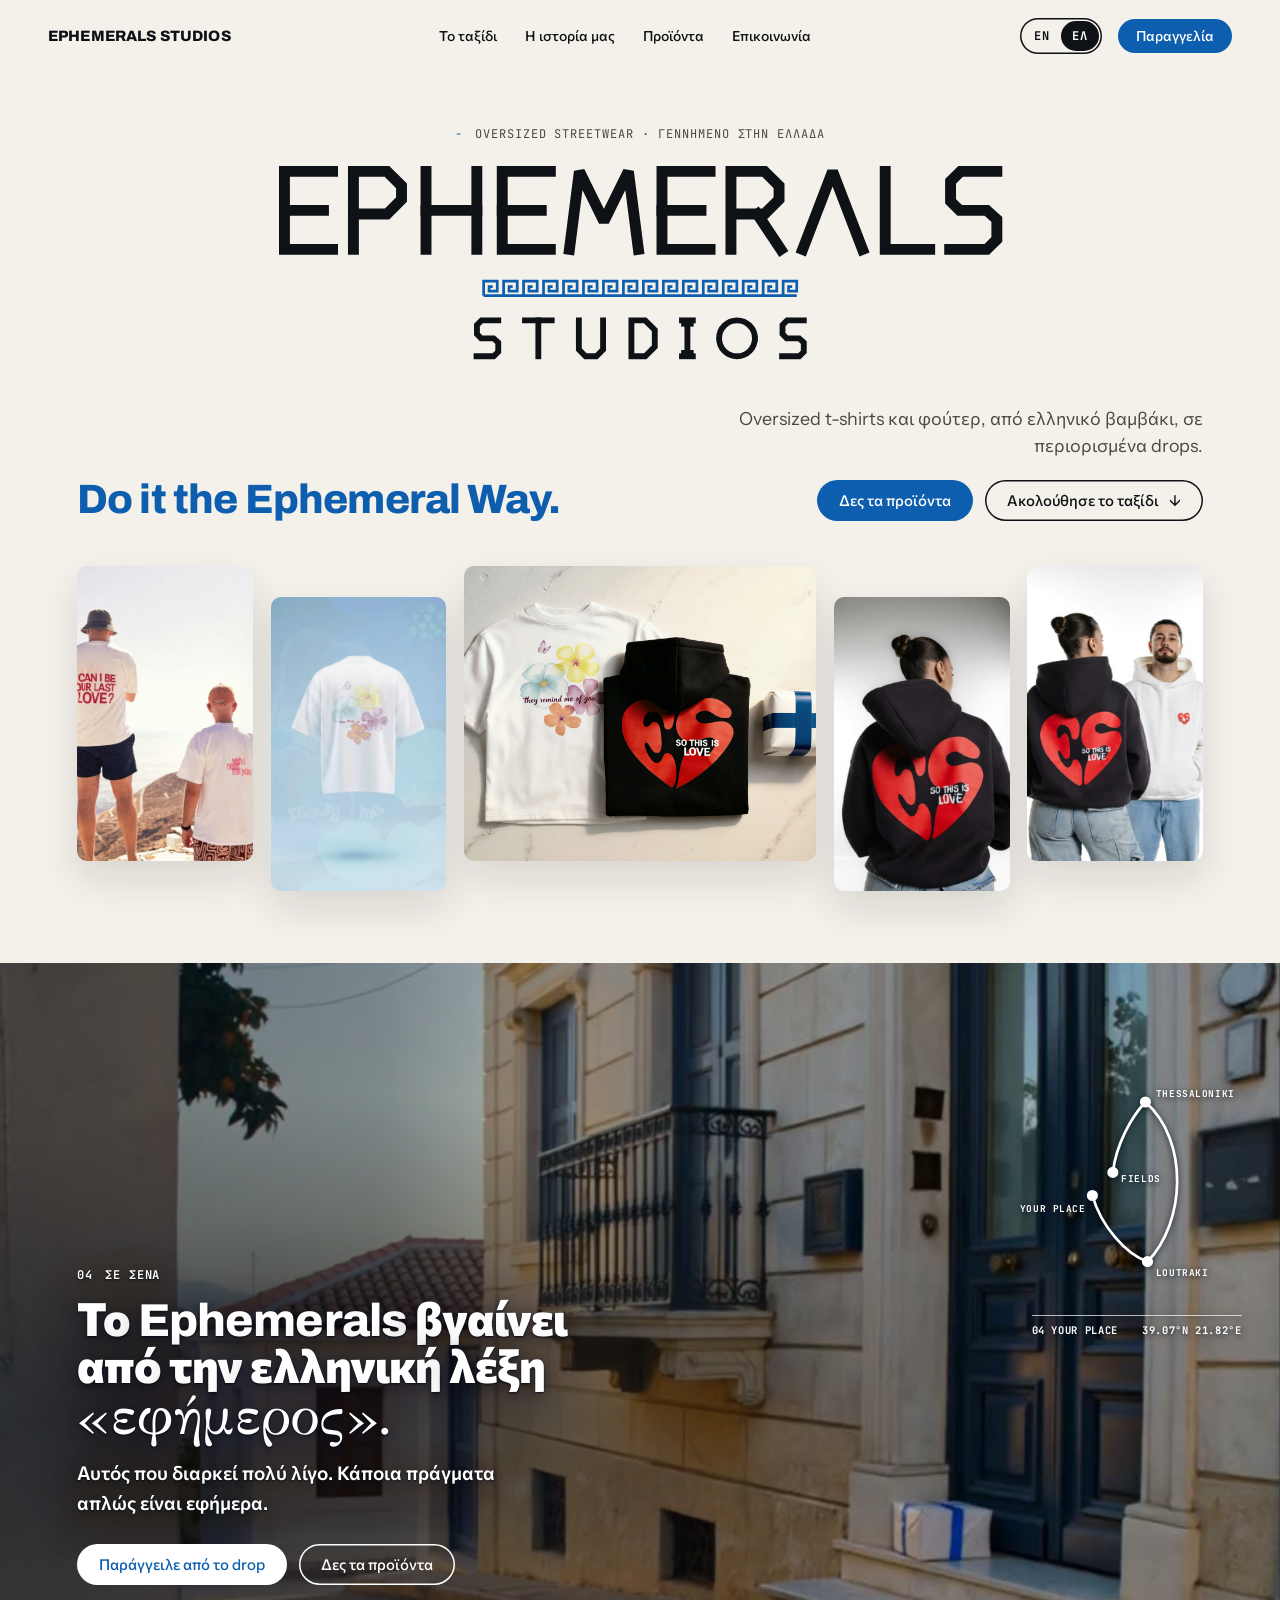
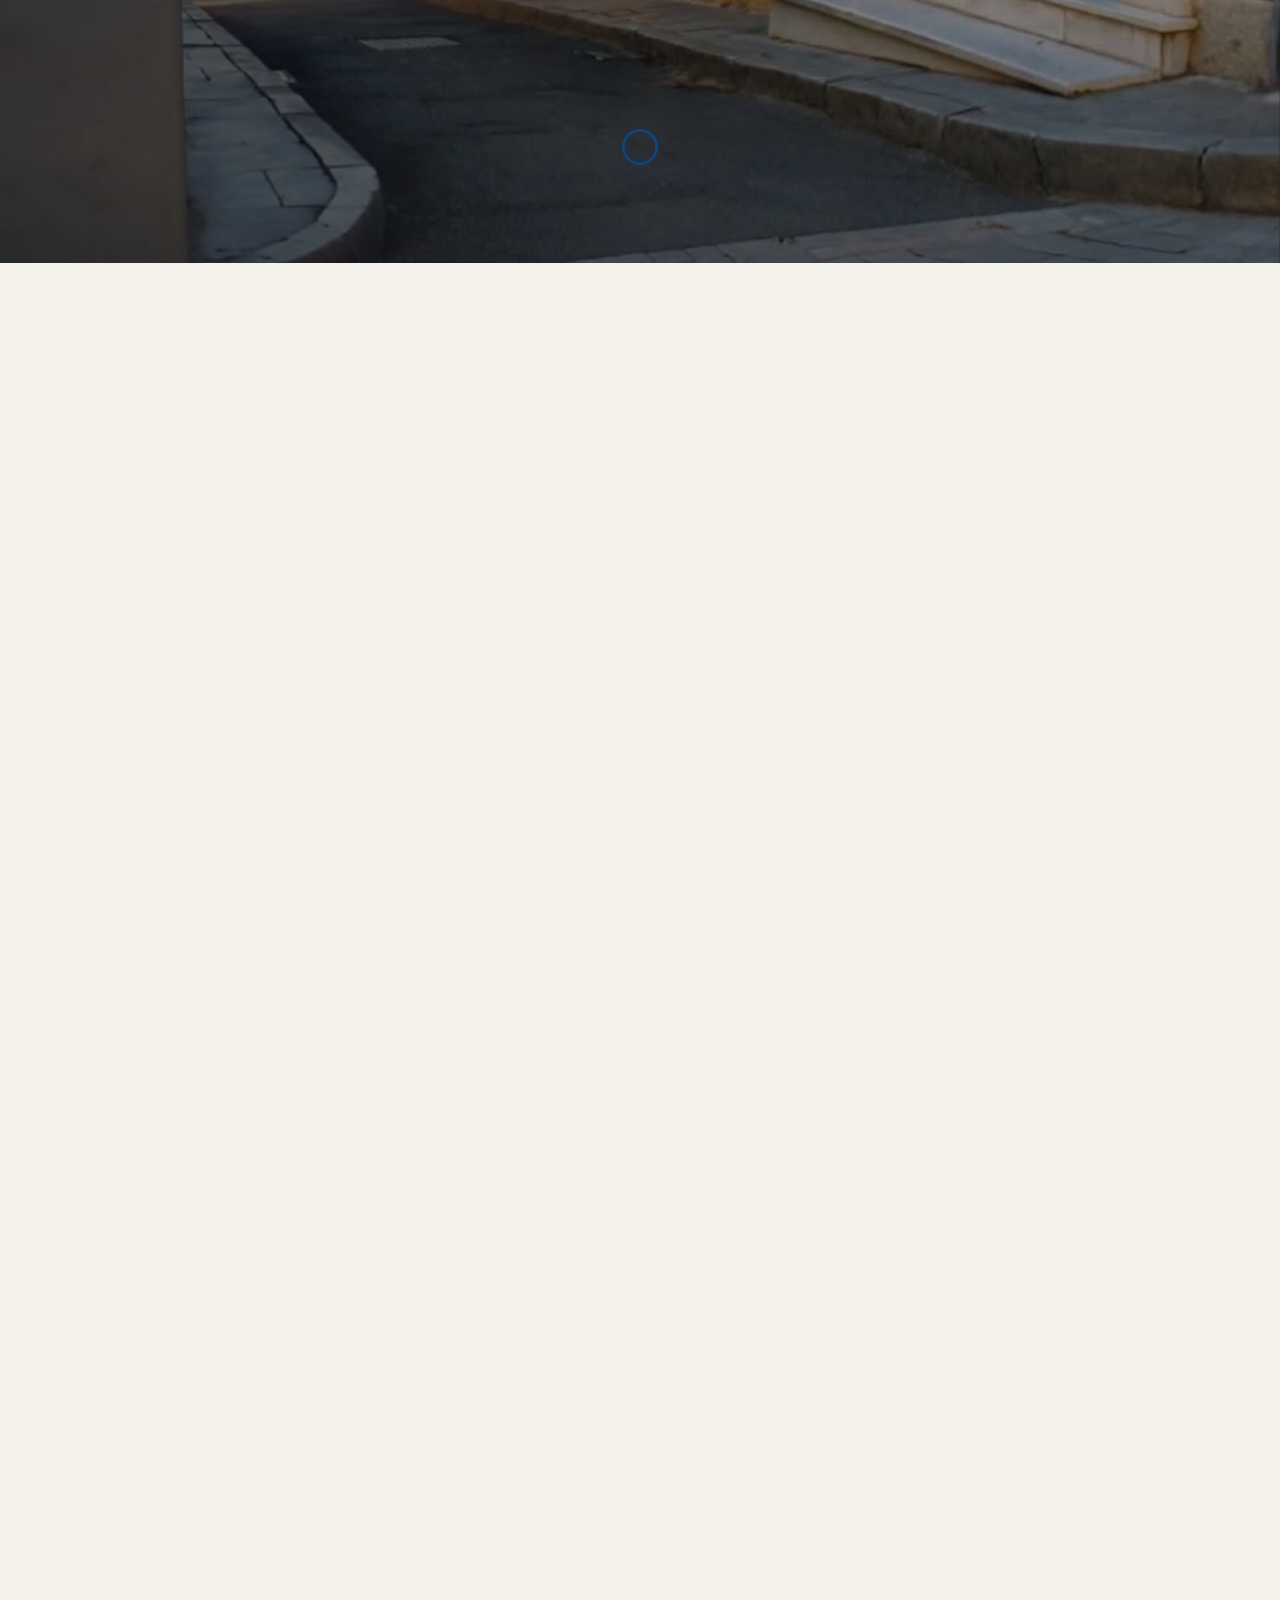
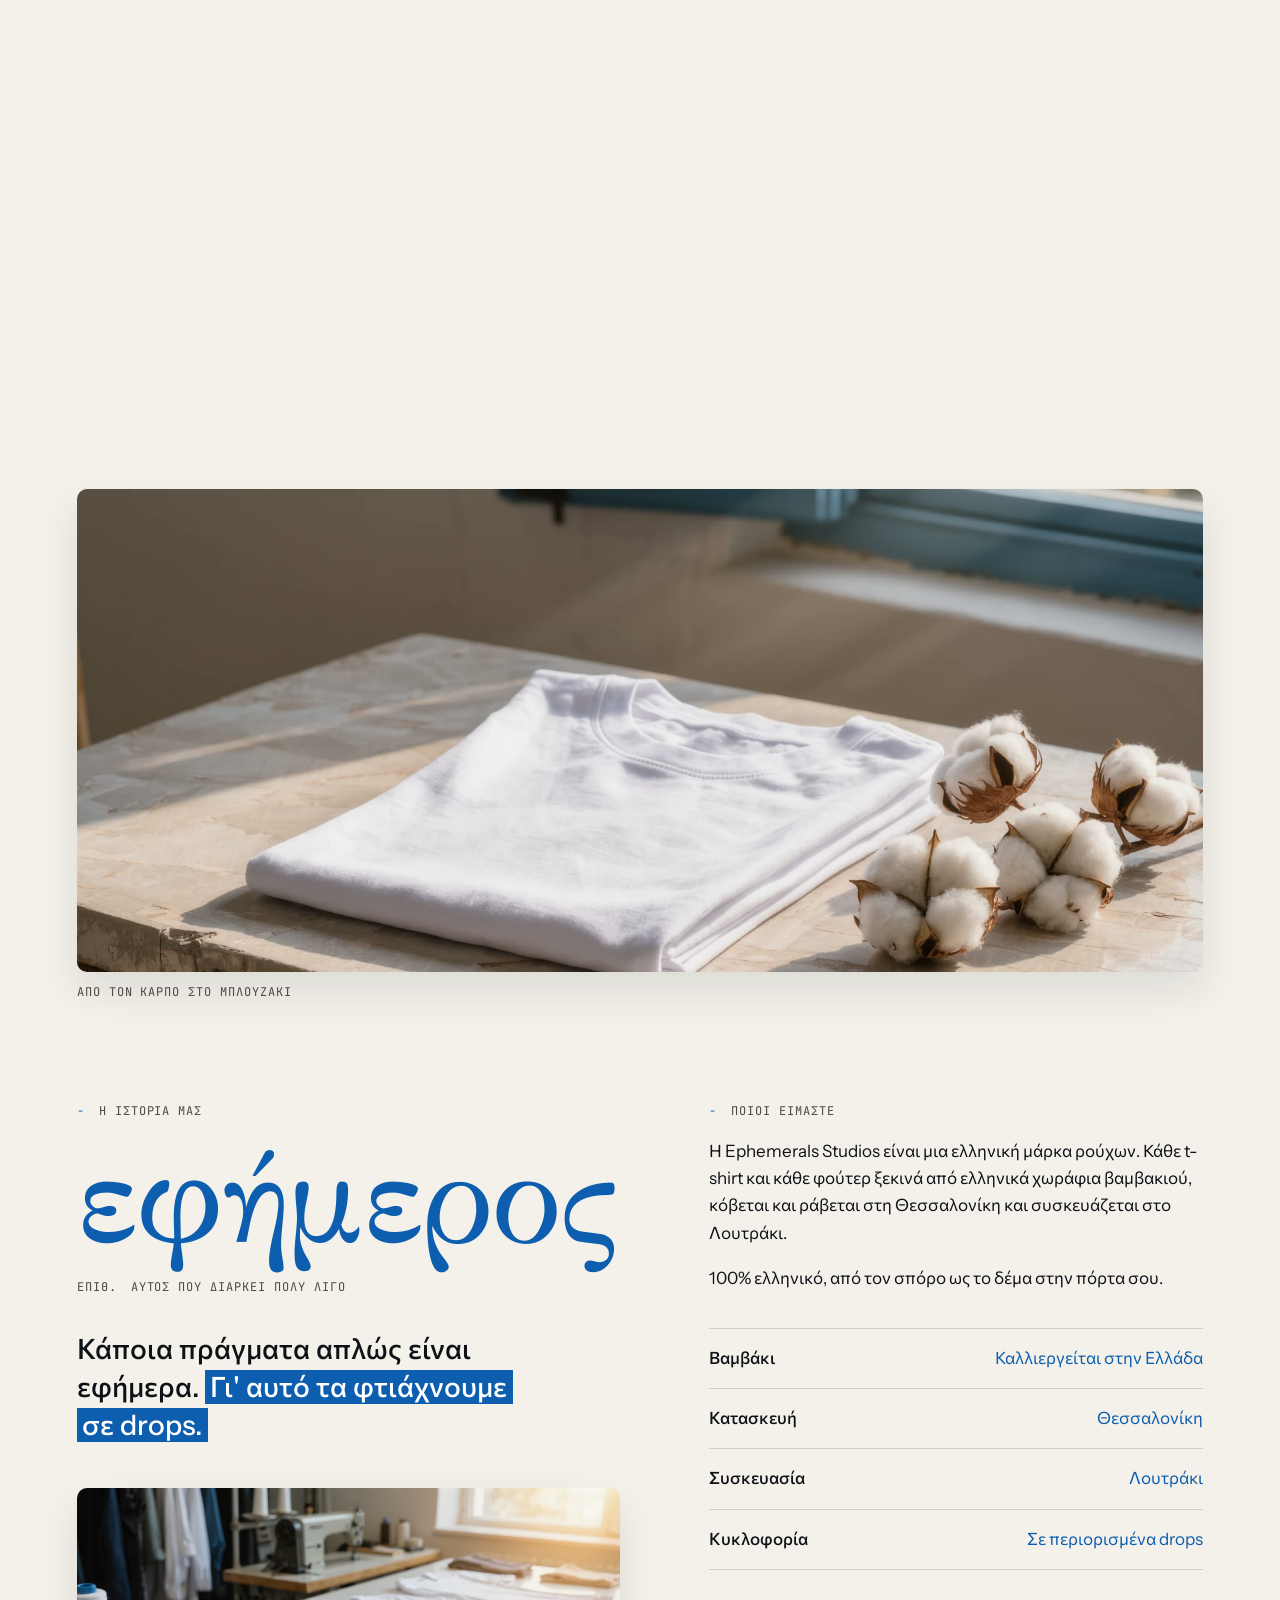
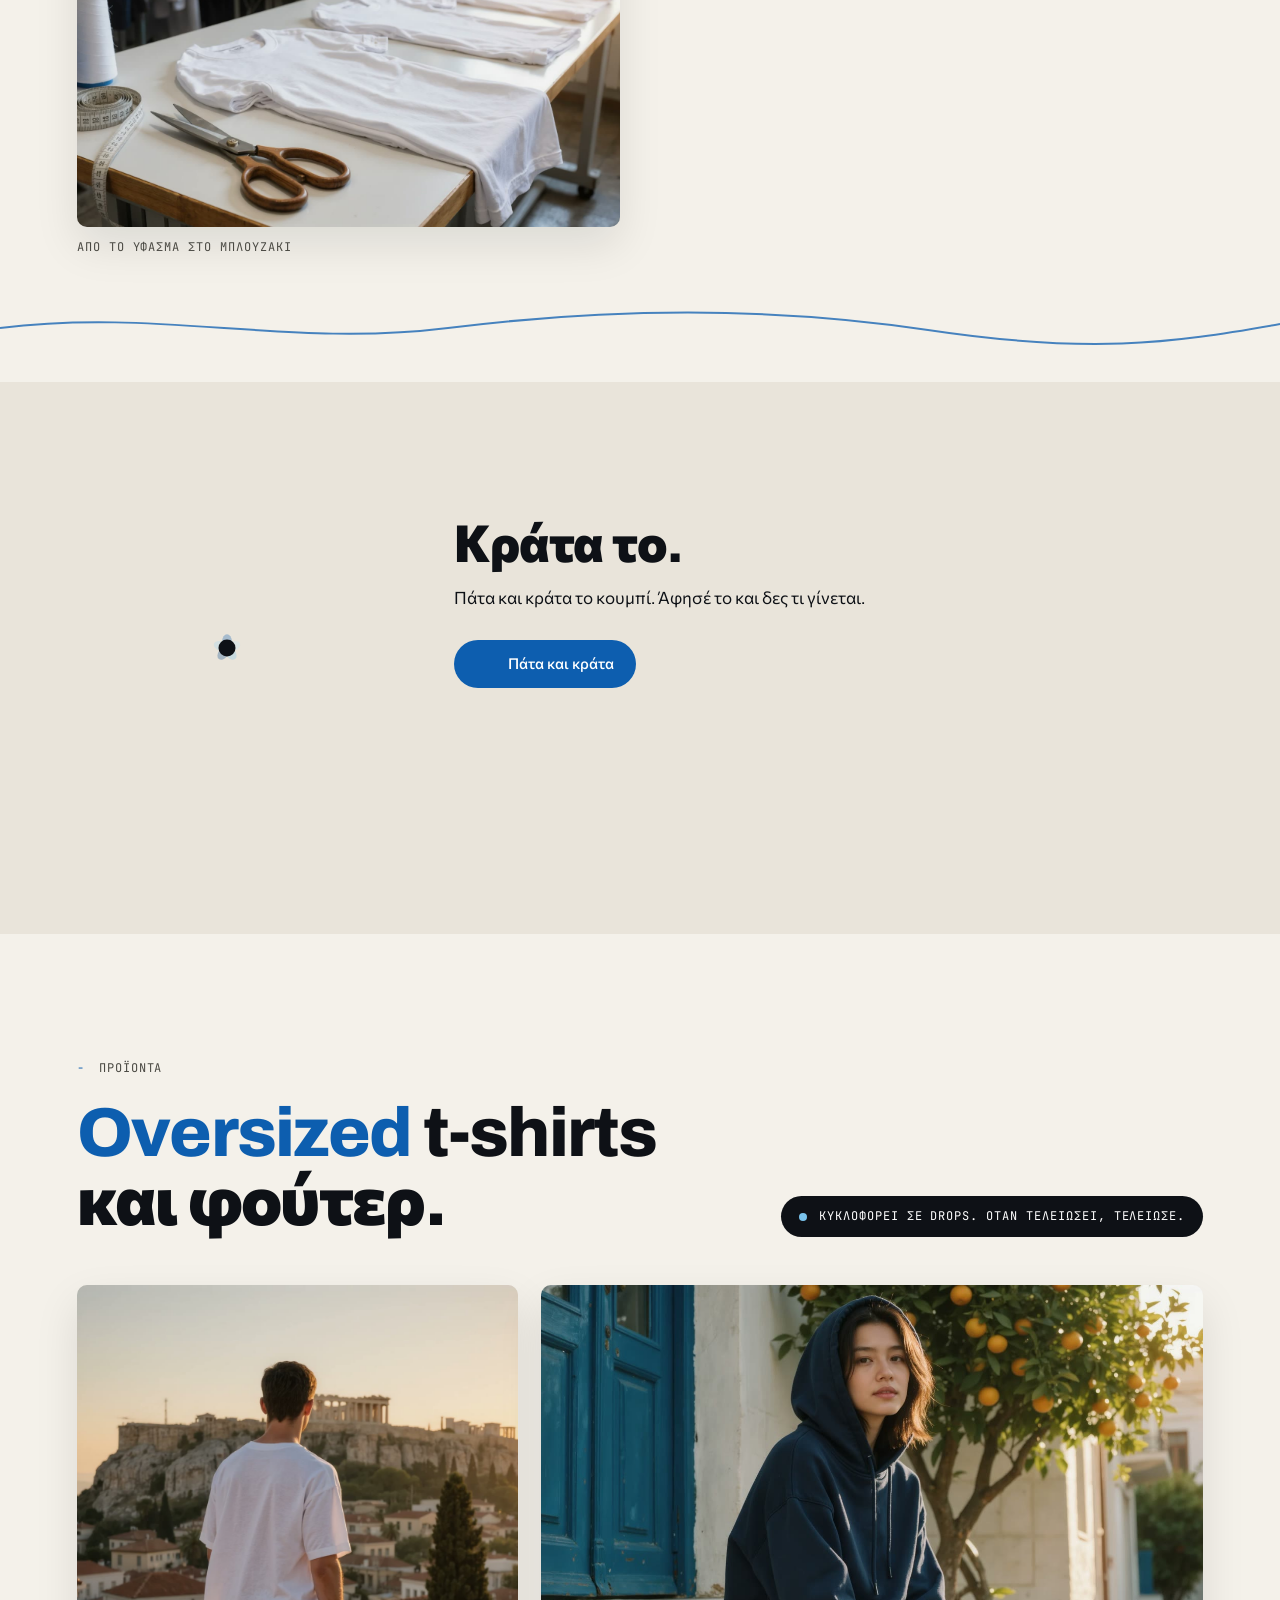
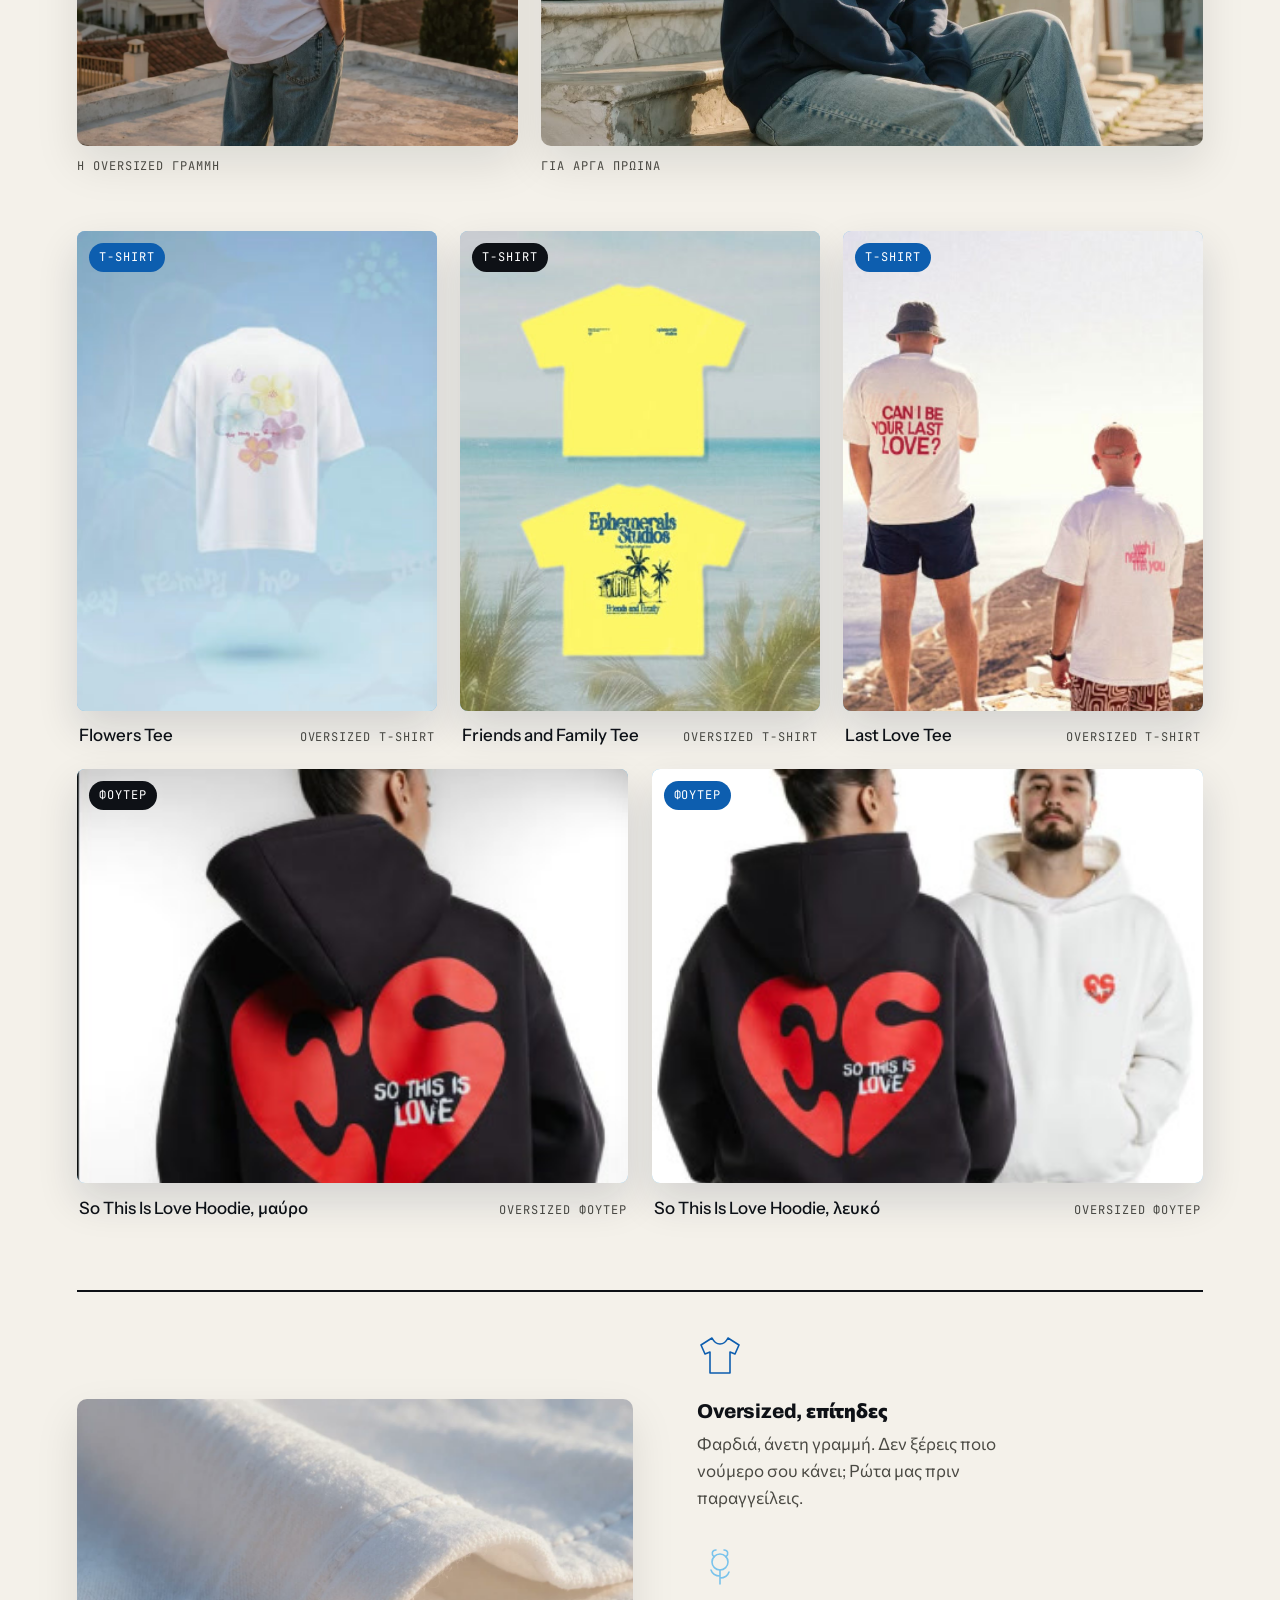
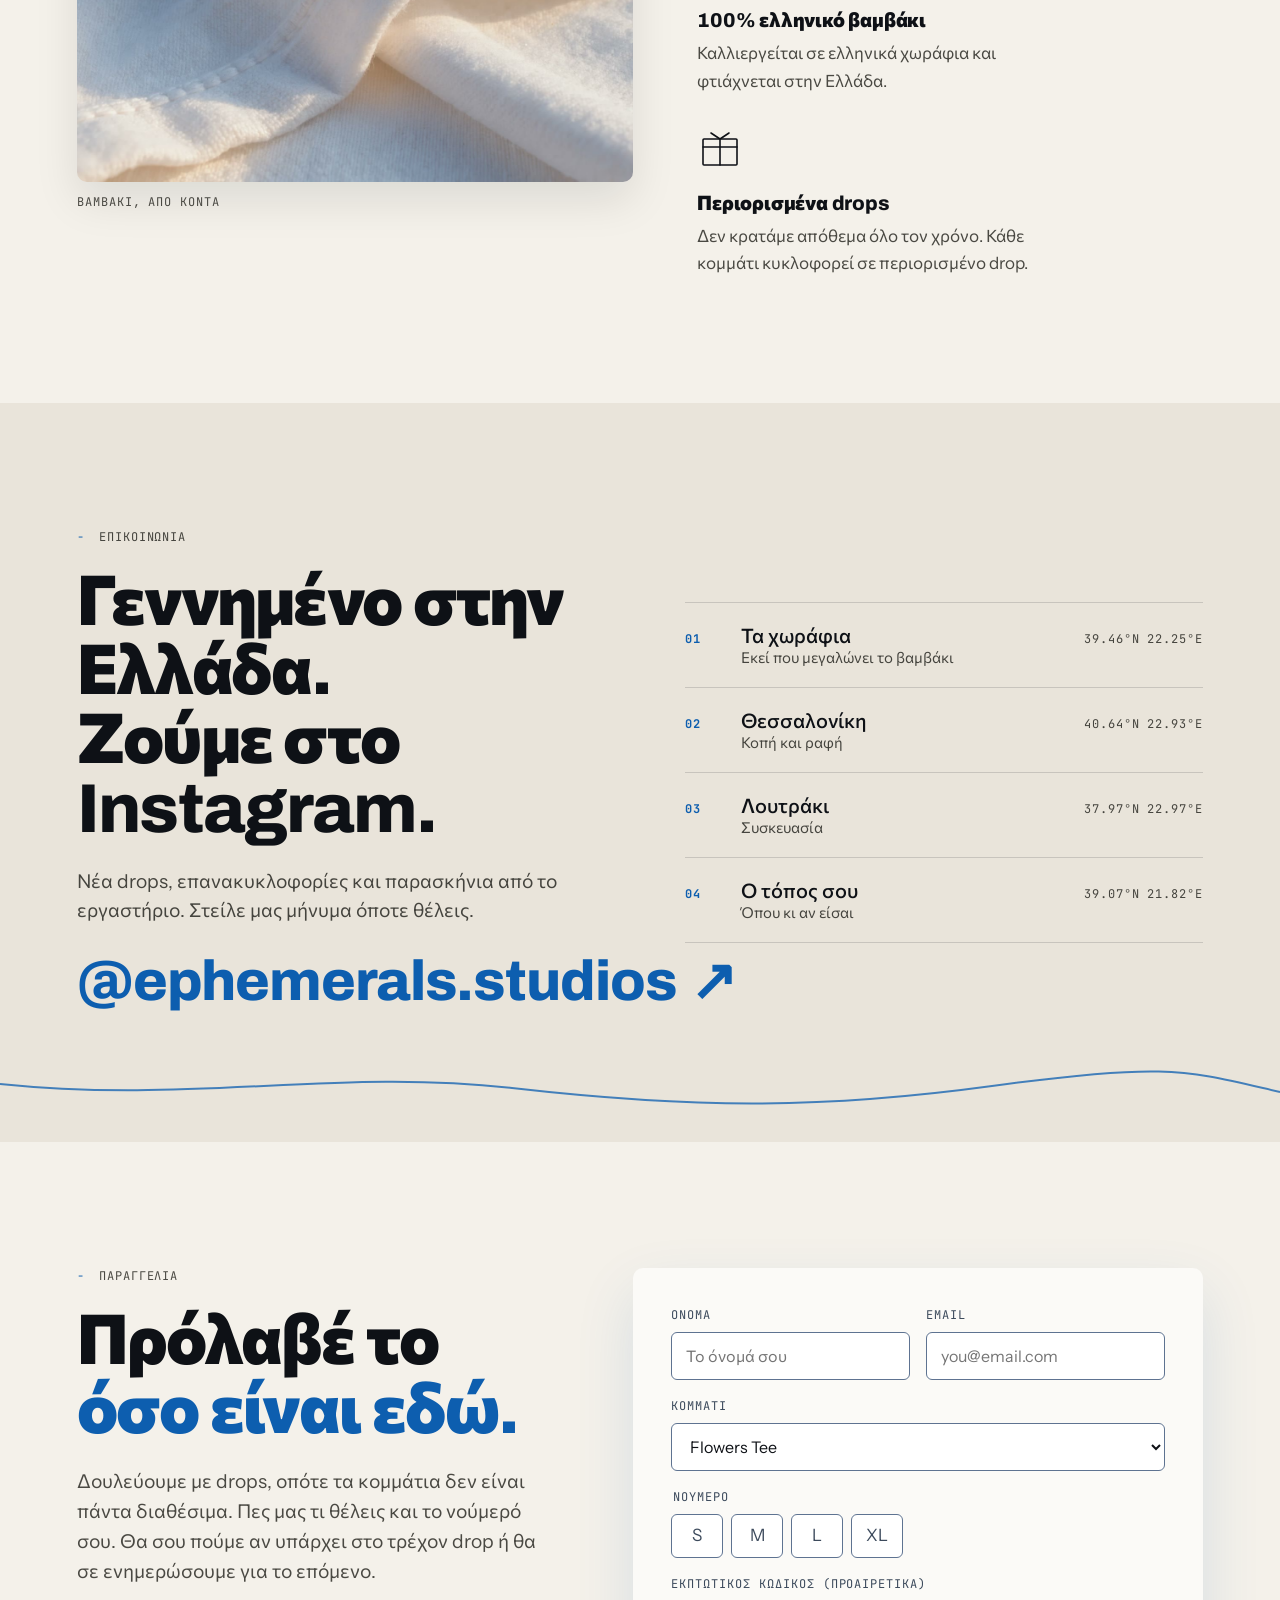
<file: el/index.html>
<!doctype html>
<!-- GENERATED by tools/build-el.mjs from ../index.html. Do not edit by hand: edit the English page, then run the script. -->
<html lang="el">
<head>
<meta charset="utf-8">
<meta name="viewport" content="width=device-width, initial-scale=1">
<!-- TEST LINK: keeps search engines away while the site is shared privately. REMOVE at the real launch (and delete robots.txt). -->
<meta name="robots" content="noindex, nofollow">
<title>Ephemerals Studios · Γεννημένο στην Ελλάδα</title>
<meta name="description" content="Oversized t-shirts και φούτερ, 100% ελληνικά. Βαμβάκι από ελληνικά χωράφια, ραμμένα στη Θεσσαλονίκη, συσκευασμένα στο Λουτράκι. Κυκλοφορούν σε drops.">
<meta name="theme-color" content="#0D5EAF">
<link rel="icon" href="data:image/svg+xml,%3Csvg xmlns='http://www.w3.org/2000/svg' viewBox='0 0 64 64'%3E%3Ccircle cx='32' cy='32' r='31' fill='%230D5EAF'/%3E%3Ctext x='32' y='43' font-family='Arial Black,Arial' font-weight='900' font-size='30' text-anchor='middle' fill='%23FFFFFF'%3EE%3C/text%3E%3C/svg%3E">
<meta property="og:title" content="Ephemerals Studios · Γεννημένο στην Ελλάδα">
<meta property="og:description" content="Κάποια πράγματα απλώς είναι εφήμερα. Oversized t-shirts και φούτερ, 100% ελληνικά, σε drops.">
<meta property="og:type" content="website">
<!-- the same page in Greek (DEPLOY STEP: make these absolute with the live URL) -->
<link rel="alternate" hreflang="en" href="../index.html">
<link rel="alternate" hreflang="el" href="index.html">
<link rel="alternate" hreflang="x-default" href="../index.html">
<!-- DEPLOY STEP: replace both values below with absolute live URLs -->
<meta property="og:url" content="https://example.com/">
<meta property="og:image" content="https://example.com/assets/item-so-this-is-love-duo.jpg">
<!-- fonts are hosted on this site (no Google Fonts requests); all SIL Open Font License, see licenses.html -->
<link rel="preload" href="../assets/fonts/Archivo-latin.woff2" as="font" type="font/woff2" crossorigin>
<link rel="preload" href="../assets/fonts/InstrumentSans-latin.woff2" as="font" type="font/woff2" crossorigin><link rel="stylesheet" href="../assets/fonts.css">
<style>
:root{
  /* white, Greek blue, and a little black */
  --white:#FAFCFE;        /* whitewash, a breath of blue so it's never flat #fff */
  --greek:#0D5EAF;        /* Greek flag blue */
  --greek-deep:#0A4A8C;
  --sky:#79C3EC;          /* Aegean sky */
  --sky-pale:#BFE3F7;
  --sky-light:#E6F3FB;
  --ink:#0E1116;          /* the little bit of black */
  --ink-2:#3C4A5C;
  /* roles */
  --canvas:var(--white);
  --accent:var(--greek);
  --accent-hover:var(--greek-deep);
  --accent-muted:rgba(13,94,175,.25);
  --text-primary:var(--ink);
  --text-secondary:var(--ink-2);
  --fg:var(--ink);--muted:var(--ink-2);--line:rgba(14,17,22,.14);--hi:var(--greek);
  --ease-out:cubic-bezier(.22,.8,.24,1);
  --ease-io:cubic-bezier(.65,0,.35,1);
  --f-display:"Archivo","Commissioner","Arial Black",sans-serif;
  --f-body:"Instrument Sans","Commissioner",system-ui,sans-serif;
  --f-mono:"JetBrains Mono",ui-monospace,monospace;
  --f-greek:"GFS Didot",Georgia,serif;
}
*{box-sizing:border-box}
html{overflow-x:hidden;overflow-x:clip;scroll-behavior:smooth}
body{margin:0;overflow-x:hidden;overflow-x:clip;background:var(--canvas);color:var(--text-primary);font:400 17px/1.6 var(--f-body);-webkit-font-smoothing:antialiased;animation:pageIn 1.1s var(--ease-out) both}
@keyframes pageIn{from{opacity:0}to{opacity:1}}
img{max-width:100%;display:block}
a{color:inherit}
.vh{position:absolute!important;width:1px;height:1px;overflow:hidden;clip:rect(0 0 0 0);white-space:nowrap}
.skip{position:fixed;left:16px;top:-60px;z-index:100;background:var(--ink);color:#fff;padding:10px 16px;border-radius:4px;transition:top .3s var(--ease-out)}
.skip:focus{top:16px}
:focus-visible{outline:3px solid var(--greek);outline-offset:3px;box-shadow:0 0 0 6px #fff}
.gr{font-family:var(--f-greek);font-weight:400;letter-spacing:0}
.mono{font:400 12px/1.4 var(--f-mono);letter-spacing:.08em;text-transform:uppercase}

/* color blocks: the whitewash: stone-white sections that carry on from the Athens walls, alternating light and deeper stone */
.on-stone{--fg:var(--ink);--muted:#4A4943;--line:rgba(14,17,22,.14);--hi:var(--greek);background:#F4F1EA;color:var(--fg)}
.on-stone2{--fg:var(--ink);--muted:#45443E;--line:rgba(14,17,22,.15);--hi:var(--greek);background:#E9E4DA;color:var(--fg)}
.on-black{--fg:#fff;--muted:#B9C6D6;--line:rgba(255,255,255,.18);--hi:var(--sky);background:var(--ink);color:var(--fg)}

/* ---------- the environment: one fixed layer behind everything ---------- */
.env{position:fixed;inset:0;z-index:-1;pointer-events:none;overflow:hidden}
.env i{position:absolute;border-radius:50%;opacity:.6;will-change:transform}
.env .sun{width:60vmax;height:60vmax;left:45%;top:-25%;background:radial-gradient(circle,#FFFFFF 0%,rgba(255,255,255,0) 70%);animation:envA 90s var(--ease-io) infinite alternate;animation-delay:-20s}
.env .sea{width:70vmax;height:70vmax;left:-25%;top:40%;background:radial-gradient(circle,#8FD0F2 0%,rgba(143,208,242,0) 70%);animation:envB 110s var(--ease-io) infinite alternate;animation-delay:-45s}
.env::after{content:"";position:absolute;inset:0;opacity:.06;background-image:url("data:image/svg+xml,%3Csvg xmlns='http://www.w3.org/2000/svg' width='160' height='160'%3E%3Cfilter id='n'%3E%3CfeTurbulence type='fractalNoise' baseFrequency='.9' numOctaves='2' stitchTiles='stitch'/%3E%3C/filter%3E%3Crect width='100%25' height='100%25' filter='url(%23n)'/%3E%3C/svg%3E")}
@keyframes envA{from{transform:translate(0,0)}to{transform:translate(-18vw,14vh)}}
@keyframes envB{from{transform:translate(0,0)}to{transform:translate(20vw,-12vh)}}

/* ---------- nav ---------- */
.nav{position:fixed;top:0;left:0;right:0;z-index:50;display:flex;align-items:center;justify-content:space-between;gap:24px;padding:18px clamp(16px,4vw,48px);color:var(--ink);transition:background .5s var(--ease-out),color .5s var(--ease-out)}
.nav.solid{background:rgba(244,241,234,.97);color:var(--ink);box-shadow:0 1px 0 var(--line)}
.wordmark{font:800 15px/1 var(--f-display);letter-spacing:.01em;text-decoration:none;white-space:nowrap}
.nav ul{display:flex;align-items:baseline;gap:28px;list-style:none;margin:0;padding:0}
.nav a.lk{font:500 14px/1 var(--f-body);text-decoration:none;position:relative}
.nav a.lk::after{content:"";position:absolute;left:0;right:0;bottom:-6px;height:2px;background:var(--greek);transform:scaleX(0);transform-origin:left;transition:transform .4s var(--ease-out)}
.nav a.lk:hover::after{transform:scaleX(1)}
.btn{display:inline-flex;align-items:center;justify-content:center;gap:10px;font:500 15px/1 var(--f-body);text-decoration:none;border:0;cursor:pointer;border-radius:999px;padding:13px 22px;transition:background .35s var(--ease-out),color .35s var(--ease-out),transform .35s var(--ease-out),box-shadow .35s var(--ease-out)}
.btn-accent{background:var(--greek);color:#fff}
.btn-accent:hover{background:var(--greek-deep);transform:translateY(-1px);box-shadow:0 10px 26px var(--accent-muted)}
.btn-light{background:#fff;color:var(--greek)}
.btn-light:hover{background:var(--sky-light);transform:translateY(-1px)}
.btn-ghost{background:transparent;color:var(--fg);box-shadow:inset 0 0 0 1.5px currentColor}
.btn-ghost:hover{transform:translateY(-1px)}
.btn-sm{padding:10px 18px;font-size:14px}
.menu-btn{display:none;background:none;border:0;padding:10px;cursor:pointer;color:inherit}
.menu-btn span{display:block;width:22px;height:2px;background:currentColor;margin:5px 0;transition:transform .4s var(--ease-out)}
@media (max-width:860px){
  .nav ul{position:absolute;top:100%;left:16px;right:16px;flex-direction:column;align-items:flex-start;gap:0;background:var(--greek);color:#fff;border-radius:8px;padding:8px 20px;box-shadow:0 12px 40px rgba(11,31,58,.25);opacity:0;transform:translateY(-8px);pointer-events:none;visibility:hidden;transition:opacity .35s var(--ease-out),transform .35s var(--ease-out),visibility 0s linear .35s}
  .nav.open ul{opacity:1;transform:none;pointer-events:auto;visibility:visible;transition:opacity .35s var(--ease-out),transform .35s var(--ease-out),visibility 0s}
  .nav ul li{width:100%}
  .nav ul li + li{border-top:1px solid rgba(255,255,255,.2)}
  .nav a.lk{display:block;padding:14px 0;font-size:16px}
  .menu-btn{display:block}
  .nav .nav-end{margin-left:auto;gap:10px}
  .nav .lang a{min-width:34px;height:28px;padding:0 6px}
  .nav.open .menu-btn span:first-child{transform:translateY(3.5px) rotate(45deg)}
  .nav.open .menu-btn span:last-child{transform:translateY(-3.5px) rotate(-45deg)}
}
.menu-order{display:none}
@media (max-width:420px){
  .nav{padding-left:14px;padding-right:10px;gap:10px}
  .wordmark{font-size:13px}
  .nav .nav-cta{display:none}
  .nav .menu-order{display:list-item}
}

/* ---------- language switch ---------- */
.nav-end{display:flex;align-items:center;gap:16px}
.lang{display:flex;align-items:center;border-radius:999px;box-shadow:inset 0 0 0 1.5px currentColor;padding:3px}
.lang a{display:inline-flex;align-items:center;justify-content:center;min-width:38px;height:30px;padding:0 8px;border-radius:999px;text-decoration:none;font-weight:700;letter-spacing:.06em;transition:background .3s var(--ease-out),color .3s var(--ease-out)}
.lang a[aria-current="page"]{background:var(--ink);color:#fff}
.lang a:not([aria-current]):hover{background:rgba(14,17,22,.08)}

/* ---------- the opener: who we are, before the journey ---------- */
.opener{min-height:100vh;display:flex;flex-direction:column;justify-content:center;gap:clamp(36px,5vh,64px);padding:clamp(104px,14vh,140px) clamp(16px,6vw,96px) clamp(48px,8vh,88px)}
.opener .eyebrow{display:block;text-align:center}
.opener .eyebrow::before{margin-right:12px}
/* the name: "Stoichedon", our own lettering after ancient Greek stone inscriptions. It carves itself in on arrival */
.op-name{margin:0;line-height:0}
.logo{display:block;width:clamp(290px,58vw,860px);max-width:100%;height:auto;margin:0 auto;overflow:visible;fill:none;stroke:var(--ink);stroke-width:12;stroke-linecap:square;stroke-linejoin:miter;stroke-miterlimit:2}
.logo .l2{stroke-width:14}
.logo .key{stroke:var(--greek);stroke-width:3;stroke-linecap:butt}
.logo path,.logo circle{stroke-dasharray:1;stroke-dashoffset:1}
.op-text.in .logo path,.op-text.in .logo circle{animation:carve 1.05s var(--ease-io) forwards;animation-delay:calc(.2s + var(--d,0) * .07s)}
.op-text.in .logo .key{animation-duration:1.4s;animation-delay:.9s}
@keyframes carve{to{stroke-dashoffset:0}}
.op-row{display:grid;grid-template-columns:minmax(0,1fr) minmax(0,1fr);gap:clamp(20px,5vw,80px);align-items:end;margin-top:clamp(22px,3vw,40px)}
.op-tag{font:800 clamp(26px,3.2vw,46px)/1.05 var(--f-display);letter-spacing:-.02em;color:var(--greek);margin:0}
.op-side{justify-self:end;text-align:right}
.op-lede{font-size:clamp(17px,1.4vw,20px);line-height:1.55;color:var(--muted);margin:0 0 20px auto;max-width:40ch}
.op-cta{display:flex;flex-wrap:wrap;gap:12px;justify-content:flex-end}
.op-collage{display:grid;grid-template-columns:1fr 1fr 2fr 1fr 1fr;gap:clamp(10px,1.4vw,18px);align-items:start}
.tile{margin:0;border-radius:10px;overflow:hidden;background:#E9E4DA;box-shadow:0 18px 40px rgba(14,17,22,.12);height:clamp(200px,23vw,330px)}
.tile img{width:100%;height:100%;object-fit:cover;transition:transform 1.4s var(--ease-out)}
.tile:hover img{transform:scale(1.04)}
.op-collage .tile:nth-child(2),.op-collage .tile:nth-child(4){margin-top:clamp(16px,2.4vw,34px)}
/* the one living element here: tiles drift a few pixels, slowly, while the opener is on screen */
.op-collage.live .tile{animation:tileDrift 9s var(--ease-io) infinite alternate}
.op-collage.live .tile:nth-child(2n){animation-delay:-4.5s}
@keyframes tileDrift{from{translate:0 0}to{translate:0 -8px}}
@media (max-width:900px){
  .op-row{grid-template-columns:1fr;text-align:center}
  .op-side{justify-self:center;text-align:center}
  .op-lede{margin:0 auto 20px}
  .op-cta{justify-content:center}
  .op-collage{grid-template-columns:1fr 1fr}
  .op-collage .tile.wide{grid-column:1 / -1;grid-row:1}
  .tile{height:clamp(180px,52vw,300px)}
  .op-collage .tile:nth-child(2),.op-collage .tile:nth-child(4){margin-top:0}
}

/* ---------- the journey (scroll hero) ---------- */
.hero{position:relative;height:1000vh;background:#F4F1EA}
/* lvh = the screen with the phone's browser bars hidden, so the video always covers the full screen and no gap opens below it */
.stage{position:sticky;top:0;height:100vh;height:100lvh;overflow:hidden}
/* where the journey ends, the video fades softly into Our Story instead of a hard edge */
.scrub #story::before{content:"";position:absolute;left:0;right:0;top:-110px;height:110px;pointer-events:none;z-index:2;background:linear-gradient(rgba(244,241,234,0),rgba(244,241,234,.75) 60%,#F4F1EA)}
.chapter{position:absolute;inset:0}
/* while the video streams in, each chapter shows a still frame from its own real clip (never anything drawn);
   once the video is ready the stills step aside, and if it never arrives the journey still works with them */
.still{position:absolute;inset:0;width:100%;height:100%;object-fit:cover;opacity:0}
.chapter:first-child .still{opacity:1}
.chapter:last-child .still{object-position:72% 50%}
#hero-video{position:absolute;inset:0;width:100%;height:100%;object-fit:cover;opacity:0;transform:translateZ(0);transition:opacity .6s var(--ease-out);pointer-events:none}
.stage.video-ready #hero-video{opacity:1}
.stage.video-ready .still{visibility:hidden}
.hero .stage{background:#1d2a33}
/* layers: footage (stills or video), then the shade, then words, map and cue */
.stage .scrim{z-index:1}
.stage .band{z-index:2}
.stage .route,.stage .cue{z-index:3}
/* legibility base: a soft shade on the left and bottom so white words always read over bright sky */
.stage{--tshadow:0 1px 2px rgba(5,12,24,.9),0 3px 14px rgba(5,12,24,.55),0 10px 44px rgba(5,12,24,.5)}
.scrim{position:absolute;inset:0;pointer-events:none;background:linear-gradient(90deg,rgba(6,16,30,.55) 0%,rgba(6,16,30,.42) 30%,rgba(6,16,30,.16) 50%,rgba(6,16,30,0) 66%),linear-gradient(0deg,rgba(6,16,30,.28) 0%,rgba(6,16,30,0) 30%)}
.flash{position:absolute;inset:0;pointer-events:none;background:radial-gradient(ellipse 80% 70% at 62% 45%,#FFFFFF 0%,rgba(240,248,253,.9) 45%,rgba(191,227,247,.65) 100%);opacity:0;will-change:opacity}
.fibers{position:absolute;inset:0;pointer-events:none}
.fibers b{position:absolute;width:5px;height:5px;border-radius:50%;background:#fff;box-shadow:0 0 6px 2px rgba(255,255,255,.8);opacity:0;animation:fiber 18s linear infinite;animation-play-state:paused}
.stage.live .fibers b{animation-play-state:running}
@keyframes fiber{0%{transform:translate(0,0);opacity:0}12%{opacity:.75}85%{opacity:.5}100%{transform:translate(18vw,-46vh);opacity:0}}

/* captions: no boxes, just bold white words over the footage, each with its own soft shade behind */
.band{position:absolute;left:clamp(16px,6vw,96px);top:50%;transform:translateY(-46%);width:min(560px,calc(100vw - 32px));opacity:0;--k:0;color:#fff;--fg:#fff;text-shadow:var(--tshadow);isolation:isolate;will-change:opacity}
.band::before{content:"";position:absolute;inset:-55% -60% -55% -45%;z-index:-1;pointer-events:none;background:radial-gradient(ellipse 50% 50% at 42% 50%,rgba(6,16,30,.58) 0%,rgba(6,16,30,.48) 32%,rgba(6,16,30,.2) 64%,rgba(6,16,30,0) 100%)}
.band.b1{opacity:1}
.band .panel{position:relative}
.band .kick{display:flex;align-items:baseline;gap:12px;color:#fff;font-weight:700;margin:0 0 14px;opacity:var(--k)}
.band .kick em{font-style:normal;font-weight:700}
.band h2{font:800 clamp(38px,4.8vw,64px)/1.02 var(--f-display);letter-spacing:-.02em;margin:0;max-width:14ch}
.band .sub{--ks:clamp(0,(var(--k) - .5)*3,1);opacity:var(--ks);transform:translateY(calc((1 - var(--ks))*10px));margin:16px 0 0;font-size:19px;font-weight:600;max-width:34ch}
.band .btn{text-shadow:none}
.w{display:inline-block;white-space:nowrap}
.c{display:inline-block}
/* entrance 1, rise: the cotton grows up out of the soil */
.band[data-fx="rise"] .w{--kc:clamp(0,(var(--k) - var(--th,0))*2.8,1);opacity:var(--kc);transform:translateY(calc((1 - var(--kc))*28px))}
/* entrance 2, snap: characters slide in from the left like the truck on the road */
.band[data-fx="snap"] .c{--kc:clamp(0,(var(--k) - var(--th,0))*3,1);opacity:var(--kc);transform:translateX(calc((1 - var(--kc))*var(--jx,-24px)))}
/* entrance 3, drift: words drop into place like parcels onto a stack */
.band[data-fx="drift"] .w{--kc:clamp(0,(var(--k) - var(--th,0))*2.8,1);opacity:var(--kc);transform:translateY(calc((1 - var(--kc))*-26px))}
/* entrance 4, settle: arrival at the door */
.band.settle{width:min(600px,calc(100vw - 32px))}
.band.settle h2{font-size:clamp(30px,3.6vw,48px);max-width:18ch}
.band.settle h2 .gr{font-size:1.18em;line-height:.9}
.band[data-fx="settle"] .w{--kc:clamp(0,(var(--k) - var(--th,0))*3,1);opacity:var(--kc);transform:translateY(calc((1 - var(--kc))*20px))}
.band.settle .sub{--ks:clamp(0,(var(--k) - .62)*4,1)}
.band.settle .row{--kb:clamp(0,(var(--k) - .78)*5,1);opacity:var(--kb);transform:translateY(calc((1 - var(--kb))*12px));display:flex;flex-wrap:wrap;gap:12px;margin-top:24px}

/* the route map: no box, white lines and labels drawn straight over the footage */
.route{position:absolute;right:clamp(16px,3vw,40px);top:96px;width:210px;color:#fff;filter:drop-shadow(0 1px 3px rgba(5,12,24,.9))}
.route svg{display:block;width:100%;height:auto;overflow:visible}
.route .trail-bg{fill:none;stroke:rgba(255,255,255,.75);stroke-width:1.3;stroke-dasharray:2 4}
.route .trail{fill:none;stroke:#fff;stroke-width:2.6;stroke-linecap:round;stroke-dasharray:1;stroke-dashoffset:1}
.route .dot{fill:rgba(255,255,255,.2);stroke:#fff;stroke-width:1.6;transition:fill .5s var(--ease-out)}
.route .dot.on{fill:#fff}
.route text{font:700 9px var(--f-mono);letter-spacing:.06em;fill:#fff}
.route .now{display:flex;justify-content:space-between;align-items:baseline;gap:8px;margin:8px 0 0;padding-top:8px;border-top:1.5px solid rgba(255,255,255,.7);font:700 10.5px/1.3 var(--f-mono);letter-spacing:.06em;text-transform:uppercase;color:#fff}
.route .now b{font-weight:700;color:#fff}
.cue{position:absolute;left:50%;bottom:28px;transform:translateX(-50%);display:flex;flex-direction:column;align-items:center;gap:10px;transition:opacity .6s var(--ease-out)}
.cue span{color:#fff;font-weight:700;text-shadow:var(--tshadow);white-space:nowrap}
.cue i{display:block;width:2px;height:40px;background:linear-gradient(#fff,transparent);box-shadow:0 0 8px rgba(5,12,24,.4);transform-origin:top;animation:cue 2.6s var(--ease-io) infinite;animation-delay:-.6s}
@keyframes cue{0%{transform:scaleY(0)}50%{transform:scaleY(1)}100%{transform:scaleY(1);opacity:0}}
.stage.moved .cue{opacity:0}
.ring{position:absolute;left:50%;bottom:96px;width:40px;margin-left:-20px;color:var(--greek);transform:rotate(-90deg)}
@media (max-height:560px){.route,.cue{display:none}}

/* ---------- the live journey on phones: tall video, captions low, a smaller map in the corner ---------- */
@media (max-width:720px){
  .hero{height:900vh}
  .scrim{background:linear-gradient(0deg,rgba(6,16,30,.72) 0%,rgba(6,16,30,.5) 30%,rgba(6,16,30,.12) 58%,rgba(6,16,30,0) 72%),linear-gradient(180deg,rgba(6,16,30,.32) 0%,rgba(6,16,30,0) 22%)}
  /* captions measured from the bottom of the visible screen (lvh - svh = the browser bar height), clear of the exit fade */
  .band{left:20px;right:20px;width:auto;top:auto;bottom:calc(100lvh - 100svh + 9svh + 16px);transform:none}
  .band.settle{width:auto;bottom:calc(100lvh - 100svh + 9svh + 16px)}
  .band::before{inset:-40% -12% -30% -12%;background:radial-gradient(ellipse 70% 60% at 45% 55%,rgba(6,16,30,.5) 0%,rgba(6,16,30,.3) 45%,rgba(6,16,30,0) 100%)}
  .band h2{font-size:clamp(32px,9vw,44px);max-width:none}
  .band.settle h2{font-size:clamp(26px,7.4vw,36px)}
  .band .sub{font-size:16.5px;margin-top:12px}
  .band.settle .row{margin-top:18px}
  .band.settle .row .btn{padding:12px 18px;font-size:14px}
  .route{top:calc(64px + 2svh);right:10px;width:128px}
  .route text{font-size:10px}
  .route .now{font-size:9px;flex-direction:column;gap:2px;align-items:flex-end;text-align:right}
  .cue{bottom:18px;width:max-content;max-width:calc(100vw - 32px)}
  .cue span{white-space:normal;text-align:center;font-size:10.5px}
}

/* ---------- the static journey (phones, tablets in portrait, reduced motion) ---------- */
/* phones and tablets now get the live scroll journey too (a tall 9:16 video); only these two keep the photo cards */
@media (orientation: landscape) and (pointer: coarse) and (max-height: 560px), (prefers-reduced-motion: reduce){
  /* each chapter becomes a photo card from the real footage, with the same bold white words on it */
  .hero{height:auto;padding:88px 0 48px;background:var(--canvas)}
  .stage{position:relative;height:auto;overflow:visible;display:flex;flex-direction:column;gap:16px}
  .chapter{position:relative;inset:auto;margin:0 16px;border-radius:10px;overflow:hidden;min-height:clamp(420px,118vw,560px);display:flex;align-items:flex-end;background:var(--sky)}
  .chapter::after{content:"";position:absolute;inset:0;pointer-events:none;background:linear-gradient(180deg,rgba(6,16,30,0) 22%,rgba(6,16,30,.72) 100%)}
  .hero .stage{background:none}
  .still{display:block;position:absolute;inset:0;width:100%;height:100%;object-fit:cover;opacity:1!important;visibility:visible!important}
  .chapter:last-child .still{object-position:72% 50%}
  .band{position:relative;z-index:1;left:auto;top:auto;transform:none;opacity:1!important;visibility:visible!important;--k:1!important;width:auto;padding:24px 20px}
  .band::before{display:none}
  .band h2{font-size:clamp(30px,8vw,44px)}
  .flash,.fibers,.cue,.ring,.scrim,#hero-video{display:none}
  .route{position:relative;right:auto;top:auto;width:auto;max-width:300px;margin:24px 16px 0;color:var(--ink);filter:none}
  .route text{fill:var(--ink-2)}
  .route .trail-bg{stroke:var(--line)}
  .route .trail{stroke:var(--greek);stroke-dashoffset:0!important}
  .route .dot{fill:var(--greek)!important;stroke:var(--greek)}
  .route .now{color:var(--ink-2);border-color:var(--line)}
  .route .now b{color:var(--ink)}
}

/* ---------- shared section bits ---------- */
main{position:relative}
.sec{position:relative;padding:clamp(96px,14vh,160px) clamp(16px,6vw,96px)}
.eyebrow{display:flex;align-items:baseline;gap:14px;color:var(--muted);margin:0 0 22px}
.eyebrow::before{content:"-";color:var(--hi)}
h3.h{font:800 clamp(38px,5.4vw,76px)/1 var(--f-display);letter-spacing:-.025em;margin:0}
.lede{font-size:clamp(18px,1.5vw,21px);line-height:1.55;color:var(--muted);max-width:42ch;margin:22px 0 0}
.thread{position:absolute;left:0;bottom:24px;width:100%;height:60px;overflow:visible;pointer-events:none}
.thread path{fill:none;stroke:var(--hi);stroke-width:2;stroke-dasharray:1;stroke-dashoffset:1;opacity:.75;transition:stroke-dashoffset 2.4s var(--ease-io)}
.thread.in path{stroke-dashoffset:0}
.reveal .r{opacity:0;transform:translateY(22px);transition:opacity .9s var(--ease-out),transform .9s var(--ease-out);transition-delay:calc(var(--i,0)*110ms)}
.reveal.in .r{opacity:1;transform:none}
.reveal.settled .r{transition-delay:0s}
/* keyboard users never land on something still invisible */
.reveal:focus-within .r{opacity:1;transform:none;transition-delay:0s}

/* ---------- our story (greek blue) ---------- */
.story{display:grid;grid-template-columns:minmax(0,1.1fr) minmax(0,1fr);gap:clamp(40px,7vw,120px);align-items:start}
.story .word{font:400 clamp(64px,10vw,150px)/.9 var(--f-greek);margin:0;letter-spacing:-.01em;color:var(--greek)}
.story .meaning{display:flex;align-items:baseline;gap:14px;margin-top:22px;color:var(--muted)}
.story .quote{font:500 clamp(22px,2.2vw,30px)/1.35 var(--f-body);margin:34px 0 0;max-width:24ch}
.story .quote b{font-weight:500;background:var(--greek);color:#fff;padding:0 .2em;box-decoration-break:clone;-webkit-box-decoration-break:clone}
.facts{list-style:none;margin:36px 0 0;padding:0;border-top:1px solid var(--line)}
.facts li{display:flex;justify-content:space-between;align-items:baseline;gap:16px;padding:16px 0;border-bottom:1px solid var(--line)}
.facts li span:first-child{font:500 17px var(--f-body)}
.facts li span:last-child{color:var(--greek)}
.who p{margin:0 0 18px;max-width:46ch}

/* ---------- the one interactive moment: hold the flower (red) ---------- */
.hold{display:grid;grid-template-columns:auto minmax(0,1fr);gap:clamp(32px,6vw,96px);align-items:center}
.flower{width:clamp(200px,24vw,300px);height:auto;overflow:visible;--h:0}
.flower .stem{fill:none;stroke:var(--ink);stroke-width:3;stroke-linecap:round;stroke-dasharray:1;stroke-dashoffset:calc(1 - var(--h))}
.flower .pet{transform-box:view-box;transform-origin:150px 140px;transform:rotate(var(--r)) scale(calc(.14 + .86*var(--h)));opacity:calc(.3 + .7*var(--h))}
.flower .core{transform-box:view-box;transform-origin:150px 140px;transform:scale(calc(.5 + .5*var(--h)))}
.hold h3{font:800 clamp(34px,4vw,56px)/1.02 var(--f-display);letter-spacing:-.02em;margin:0 0 14px}
.hold p{margin:0;max-width:40ch}
.hold-btn{position:relative;margin-top:28px;user-select:none;-webkit-user-select:none;touch-action:none;background:var(--greek);color:#fff;box-shadow:none}
.hold-btn:hover{background:var(--greek-deep)}
.hold-btn svg{width:22px;height:22px;transform:rotate(-90deg)}
.hold-btn circle{fill:none;stroke:currentColor;stroke-width:2.6;stroke-dasharray:1;stroke-dashoffset:calc(1 - var(--hp,0))}
.hold .lines{list-style:none;margin:26px 0 0;padding:0}
.hold .lines li{font:500 20px/1.4 var(--f-body);opacity:0;transform:translateY(10px);transition:opacity .9s var(--ease-out),transform .9s var(--ease-out)}
.hold.done .lines li{opacity:1;transform:none}
.hold.done .lines li:nth-child(2){transition-delay:.5s}
.hold.done .lines li:nth-child(3){transition-delay:1s;color:var(--greek)}

/* ---------- items (yellow) ---------- */
.items-head{display:flex;justify-content:space-between;align-items:flex-end;gap:40px;flex-wrap:wrap}
.items-head h3 em{font-style:normal;color:var(--greek)}
.drop-note{display:flex;align-items:center;gap:12px;padding:12px 18px;border-radius:999px;background:var(--ink);color:#fff;margin:0}
.drop-note i{width:8px;height:8px;border-radius:50%;background:var(--sky);position:relative}
.drop-note i::after{content:"";position:absolute;inset:-5px;border-radius:50%;background:var(--sky);opacity:0;animation:pulse 4s var(--ease-out) infinite;animation-delay:-1.5s;animation-play-state:paused}
.live .drop-note i::after{animation-play-state:running}
@keyframes pulse{0%{transform:scale(.6);opacity:.5}70%,100%{transform:scale(1.9);opacity:0}}
.grid{display:grid;grid-template-columns:repeat(6,minmax(0,1fr));gap:clamp(14px,1.8vw,24px);margin-top:56px}
.card{grid-column:span 2;margin:0}
.card:nth-child(4),.card:nth-child(5){grid-column:span 3}
.card .ph{position:relative;overflow:hidden;border-radius:8px;background:var(--sky);aspect-ratio:3/4;box-shadow:0 18px 40px rgba(11,31,58,.14)}
.card:nth-child(4) .ph,.card:nth-child(5) .ph{aspect-ratio:4/3}
.card img{width:100%;height:100%;object-fit:cover;transition:transform 1.2s var(--ease-out)}
.card:hover img{transform:scale(1.035)}
.card .tag{position:absolute;left:12px;top:12px;padding:6px 10px;border-radius:999px;background:var(--greek);color:#fff}
.card:nth-child(2) .tag,.card:nth-child(4) .tag{background:var(--ink)}
.card figcaption{display:flex;justify-content:space-between;align-items:baseline;gap:12px;padding:14px 2px 0}
.card .nm{font:500 17px var(--f-body)}
.card .tp{color:var(--muted)}
.fit{display:grid;grid-template-columns:minmax(0,1.1fr) minmax(0,1fr);gap:clamp(28px,5vw,80px);align-items:center;margin-top:72px;padding-top:40px;border-top:2px solid var(--ink)}
.fit-notes{display:grid;gap:30px}
.fit-photo img{aspect-ratio:16/11}
.fit h4{font:800 20px/1.2 var(--f-display);margin:12px 0 8px;letter-spacing:-.01em}
.fit p{margin:0;color:var(--muted);max-width:32ch}
.fit svg{width:46px;height:46px;fill:none;stroke-width:1.6;stroke-linecap:round;stroke-linejoin:round}
.fit-notes > div:nth-child(1) svg{stroke:var(--greek)}
.fit-notes > div:nth-child(2) svg{stroke:var(--sky)}
.fit-notes > div:nth-child(3) svg{stroke:var(--ink)}

/* photos: rounded, quiet, captioned underneath */
.photo{margin:0}
.photo img{display:block;width:100%;height:auto;object-fit:cover;border-radius:10px;background:#E9E4DA;box-shadow:0 18px 44px rgba(14,17,22,.1)}
.photo .cap{margin-top:12px;color:var(--muted)}
.story-hero{margin:0 0 clamp(56px,8vw,104px)}
.story-hero img{aspect-ratio:21/9}
.story-shop{margin-top:44px;max-width:560px}
.story-shop img{aspect-ratio:16/10}
.look{display:grid;grid-template-columns:minmax(0,1fr) minmax(0,1.5fr);gap:clamp(14px,1.8vw,24px);margin-top:48px}
.look img{height:clamp(300px,36vw,540px)}
.look .photo:first-child img{object-position:50% 40%}
.order-photo{margin-top:36px}
.order-photo img{aspect-ratio:3/2}

/* ---------- find us (sky) ---------- */
.find{display:grid;grid-template-columns:minmax(0,1fr) minmax(0,1fr);gap:clamp(40px,7vw,120px);align-items:center}
.ig{display:inline-flex;align-items:baseline;gap:14px;font:800 clamp(30px,4.4vw,64px)/1 var(--f-display);letter-spacing:-.02em;text-decoration:none;margin-top:28px;color:var(--greek);background-image:linear-gradient(var(--ink),var(--ink));background-size:0 3px;background-repeat:no-repeat;background-position:0 100%;padding-bottom:6px;transition:background-size .6s var(--ease-out),color .4s var(--ease-out)}
.ig:hover{background-size:100% 3px;color:var(--ink)}
.places{list-style:none;margin:0;padding:0}
.places li{display:grid;grid-template-columns:44px minmax(0,1fr) auto;align-items:baseline;gap:12px;padding:20px 0;border-bottom:1px solid var(--line)}
.places li:first-child{border-top:1px solid var(--line)}
.places .n{color:var(--greek);font-weight:700}
.places .pl{font:500 20px var(--f-body)}
.places .pl small{display:block;font:400 15px var(--f-body);color:var(--muted)}
.places .co{color:var(--muted)}

/* ---------- order (greek blue) ---------- */
.order{display:grid;grid-template-columns:minmax(0,.9fr) minmax(0,1.1fr);gap:clamp(40px,7vw,120px);align-items:start}
.order h3 em{font-style:normal;color:var(--greek)}
.steps{list-style:none;margin:36px 0 0;padding:0}
.steps li{display:grid;grid-template-columns:44px minmax(0,1fr);gap:12px;align-items:baseline;padding:14px 0;border-bottom:1px solid var(--line)}
.steps li span{color:var(--greek);font-weight:700}
form{background:#FBFAF7;color:var(--ink);border-radius:10px;padding:clamp(24px,3vw,40px);box-shadow:0 24px 60px rgba(13,94,175,.12)}
.fld{display:block;margin-bottom:18px}
.fld label,.fld legend{display:block;margin-bottom:8px;color:var(--ink-2)}
.fld input,.fld select,.fld textarea{width:100%;font:400 16px/1.4 var(--f-body);color:var(--ink);background:#fff;border:1.5px solid #5E7391;border-radius:6px;padding:12px 14px;transition:border-color .3s var(--ease-out),box-shadow .3s var(--ease-out)}
.fld input:focus,.fld select:focus,.fld textarea:focus{outline:none;border-color:var(--greek);box-shadow:0 0 0 3px rgba(13,94,175,.25)}
.two{display:grid;grid-template-columns:1fr 1fr;gap:16px}
fieldset.fld{border:0;padding:0;margin:0 0 18px}
.sizes{display:flex;gap:8px;flex-wrap:wrap}
.sizes label{margin:0}
.sizes input{position:absolute;opacity:0;width:1px;height:1px}
.sizes span{display:inline-flex;align-items:center;justify-content:center;min-width:52px;height:44px;padding:0 14px;border-radius:6px;border:1.5px solid #5E7391;background:#fff;cursor:pointer;transition:background .3s var(--ease-out),color .3s var(--ease-out),border-color .3s var(--ease-out)}
.sizes input:checked+span{background:var(--greek);border-color:var(--greek);color:#fff}
.sizes input:focus-visible+span{outline:3px solid var(--sky);outline-offset:2px}
.form-foot{display:flex;align-items:center;justify-content:space-between;gap:16px;flex-wrap:wrap;margin-top:8px}
.form-foot small{color:var(--ink-2)}
.success{display:none;padding:12px 0}
.success h4{font:800 28px/1.1 var(--f-display);margin:0 0 10px;letter-spacing:-.01em;color:var(--greek)}
.success p{margin:0;color:var(--ink-2)}
form.sent .fields{display:none}
form.sent .success{display:block;animation:pageIn .8s var(--ease-out) both}

/* ---------- footer (the little bit of black) ---------- */
footer{padding:72px clamp(16px,6vw,96px) 40px}
.foot{display:flex;justify-content:space-between;align-items:baseline;gap:24px;flex-wrap:wrap}
.foot .big{font:800 clamp(28px,6vw,88px)/.95 var(--f-display);letter-spacing:-.03em;margin:0;color:#fff}
.foot nav{display:flex;gap:22px;flex-wrap:wrap}
.foot nav a{text-decoration:none;color:var(--muted);font-weight:500;transition:color .3s var(--ease-out)}
.foot nav a:hover{color:var(--sky)}
.legal{display:flex;justify-content:space-between;gap:16px;flex-wrap:wrap;margin-top:20px;padding-top:20px;border-top:1px solid var(--line);color:var(--muted)}
.legal-links{display:flex;flex-wrap:wrap;gap:8px 24px;margin-top:40px}
.legal-links a{color:var(--muted);text-decoration:none;padding:6px 0}
.legal-links a:hover{color:#fff;text-decoration:underline}

/* newsletter, at the very bottom */
.news{display:grid;grid-template-columns:minmax(0,1fr) minmax(0,1fr);gap:clamp(24px,5vw,80px);align-items:start;padding-bottom:56px;margin-bottom:56px;border-bottom:1px solid var(--line)}
.news-h{font:800 clamp(28px,3.2vw,44px)/1.05 var(--f-display);letter-spacing:-.02em;margin:0 0 12px}
.news-sub{margin:0;color:var(--muted);max-width:42ch}
.news-form{background:none;box-shadow:none;padding:0;color:inherit;border-radius:0}
.news-row{display:flex;gap:10px}
.news-row input{flex:1;min-width:0;font:400 16px/1.4 var(--f-body);color:var(--ink);background:#fff;border:1.5px solid #fff;border-radius:999px;padding:12px 18px}
.news-row input:focus{outline:none;box-shadow:0 0 0 3px var(--sky)}
.news-consent{display:flex;gap:10px;align-items:flex-start;margin-top:14px;color:var(--muted);font-size:15px;line-height:1.5;cursor:pointer}
.news-consent input{width:18px;height:18px;margin:3px 0 0;flex:none;accent-color:var(--sky)}
.news-consent a,.fine a{color:inherit}
.news-msg{display:block;margin-top:10px;color:#FFD0CC;min-height:1.4em}
.news-done{display:none;color:#fff;font-size:17px}
.news-form.sent .news-fields{display:none}
.news-form.sent .news-done{display:block;animation:pageIn .8s var(--ease-out) both}
.fine{font-size:14px;line-height:1.5;color:var(--ink-2);margin:0 0 18px}
.fld [aria-invalid="true"],fieldset[aria-invalid="true"] .sizes span{border-color:#B3261E}
@media (max-width:900px){.news{grid-template-columns:1fr}}
@media (max-width:480px){.news-row{flex-direction:column}}

@media (max-width:900px){
  .story,.find,.order{grid-template-columns:1fr}
  .hold{grid-template-columns:1fr;justify-items:start}
  .grid{grid-template-columns:repeat(2,minmax(0,1fr))}
  .card,.card:nth-child(4),.card:nth-child(5){grid-column:span 1}
  .card:nth-child(4) .ph,.card:nth-child(5) .ph{aspect-ratio:3/4}
  .card:nth-child(5){grid-column:span 2}
  .card:nth-child(5) .ph{aspect-ratio:4/3}
  .fit{grid-template-columns:1fr}
  .look{grid-template-columns:1fr}
  .look img{height:auto;aspect-ratio:4/3}
  .story-hero img{aspect-ratio:16/10}
}
@media (max-width:480px){.two{grid-template-columns:1fr}.card figcaption{flex-direction:column;gap:2px}.places li{grid-template-columns:36px minmax(0,1fr)}.places .co{display:none}.ig{font-size:26px}}
.nw{white-space:nowrap}
@media (pointer:coarse){.btn{min-height:44px}.nav a.lk{min-height:44px}}

body.paused *,body.paused *::before,body.paused *::after{animation-play-state:paused!important}
@media (prefers-reduced-motion: reduce){
  *,*::before,*::after{animation:none!important;transition:none!important;transition-delay:0s!important}
  .reveal .r{opacity:1;transform:none}
  .thread path{stroke-dashoffset:0}
  .logo path,.logo circle{stroke-dashoffset:0}
  .flower{--h:1}
  .hold .lines li{opacity:1;transform:none}
}
</style>
</head>
<body>
<a class="skip" href="#main">Μετάβαση στο περιεχόμενο</a>
<div class="env" aria-hidden="true"><i class="sun"></i><i class="sea"></i></div>

<nav class="nav" id="nav" aria-label="Κύριο μενού">
  <a class="wordmark" href="#top">EPHEMERALS STUDIOS</a>
  <ul id="menu">
    <li><a class="lk" href="#journey">Το ταξίδι</a></li>
    <li><a class="lk" href="#story">Η ιστορία μας</a></li>
    <li><a class="lk" href="#items">Προϊόντα</a></li>
    <li><a class="lk" href="#find">Επικοινωνία</a></li>
    <li class="menu-order"><a class="lk" href="#order">Παραγγελία</a></li>
  </ul>
  <div class="nav-end">
    <div class="lang mono" role="group" aria-label="Γλώσσα">
      <a href="../index.html" lang="en" hreflang="en" aria-label="English">EN</a><a href="index.html" lang="el" hreflang="el" aria-current="page">ΕΛ</a>
    </div>
    <a class="btn btn-accent btn-sm nav-cta" href="#order">Παραγγελία</a>
  </div>
  <button class="menu-btn" id="menuBtn" aria-expanded="false" aria-controls="menu" aria-label="Άνοιγμα μενού"><span></span><span></span></button>
</nav>

<main id="main" tabindex="-1">

<!-- the opener: says "streetwear" before the journey starts -->
<section class="opener on-stone" id="top" aria-labelledby="opener-h">
  <div class="op-text reveal">
    <p class="eyebrow mono r">Oversized streetwear · Γεννημένο στην Ελλάδα</p>
    <!-- "Stoichedon": custom lettering drawn for Ephemerals, made by tools/make-logotype.mjs (edit there, then paste) -->
    <h1 id="opener-h" class="op-name r" style="--i:1"><span class="vh">Ephemerals Studios</span><svg class="logo" viewBox="0 0 818 222" aria-hidden="true" focusable="false"><g class="l1"><g transform="translate(10.0 0)"><path d="M60 7H7V93H60" pathLength="1" style="--d:0"/><path d="M7 50H50" pathLength="1" style="--d:0"/></g><g transform="translate(86.0 0)"><path d="M7 93V7H44L60 23V38L44 54H7" pathLength="1" style="--d:1"/></g><g transform="translate(166.0 0)"><path d="M7 7V93" pathLength="1" style="--d:2"/><path d="M63 7V93" pathLength="1" style="--d:2"/><path d="M7 50H63" pathLength="1" style="--d:2"/></g><g transform="translate(250.0 0)"><path d="M60 7H7V93H60" pathLength="1" style="--d:3"/><path d="M7 50H50" pathLength="1" style="--d:3"/></g><g transform="translate(326.0 0)"><path d="M5 93L16 7L43 62L70 7L81 93" pathLength="1" style="--d:4"/></g><g transform="translate(426.0 0)"><path d="M60 7H7V93H60" pathLength="1" style="--d:5"/><path d="M7 50H50" pathLength="1" style="--d:5"/></g><g transform="translate(502.0 0)"><path d="M7 93V7H44L60 23V38L44 54H7" pathLength="1" style="--d:6"/><path d="M36 54L62 93" pathLength="1" style="--d:6"/></g><g transform="translate(584.0 0)"><path d="M4 93L37 7L70 93" pathLength="1" style="--d:7"/></g><g transform="translate(672.0 0)"><path d="M7 7V93H56" pathLength="1" style="--d:8"/></g><g transform="translate(744.0 0)"><path d="M58 7H18L7 18V40L17 50H47L58 60V82L47 93H6" pathLength="1" style="--d:9"/></g></g><path class="key" d="M236.5 144H581.5M236.5 144V128H251.5V139H242.5V134H246.5M258.5 144V128H273.5V139H264.5V134H268.5M280.5 144V128H295.5V139H286.5V134H290.5M302.5 144V128H317.5V139H308.5V134H312.5M324.5 144V128H339.5V139H330.5V134H334.5M346.5 144V128H361.5V139H352.5V134H356.5M368.5 144V128H383.5V139H374.5V134H378.5M390.5 144V128H405.5V139H396.5V134H400.5M412.5 144V128H427.5V139H418.5V134H422.5M434.5 144V128H449.5V139H440.5V134H444.5M456.5 144V128H471.5V139H462.5V134H466.5M478.5 144V128H493.5V139H484.5V134H488.5M500.5 144V128H515.5V139H506.5V134H510.5M522.5 144V128H537.5V139H528.5V134H532.5M544.5 144V128H559.5V139H550.5V134H554.5M566.5 144V128H581.5V139H572.5V134H576.5" pathLength="1"/><g class="l2"><g transform="translate(225.9 168) scale(0.46)"><path d="M58 7H18L7 18V40L17 50H47L58 60V82L47 93H6" pathLength="1" style="--d:10"/></g><g transform="translate(280.2 168) scale(0.46)"><path d="M4 7H68" pathLength="1" style="--d:11"/><path d="M36 7V93" pathLength="1" style="--d:11"/></g><g transform="translate(338.2 168) scale(0.46)"><path d="M7 7V77L23 93H49L65 77V7" pathLength="1" style="--d:12"/></g><g transform="translate(396.1 168) scale(0.46)"><path d="M7 7V93H40L63 70V30L40 7Z" pathLength="1" style="--d:13"/></g><g transform="translate(453.2 168) scale(0.46)"><path d="M17 12V88" pathLength="1" style="--d:14"/><path d="M4 7H30" pathLength="1" style="--d:14"/><path d="M4 93H30" pathLength="1" style="--d:14"/><path d="M9 15H25" pathLength="1" style="--d:14"/><path d="M9 85H25" pathLength="1" style="--d:14"/></g><g transform="translate(493.6 168) scale(0.46)"><circle cx="48" cy="50" r="43" pathLength="1" style="--d:15"/></g><g transform="translate(562.6 168) scale(0.46)"><path d="M58 7H18L7 18V40L17 50H47L58 60V82L47 93H6" pathLength="1" style="--d:16"/></g></g></svg></h1>
    <div class="op-row">
      <p class="op-tag r" style="--i:2">Do it the Ephemeral Way.</p>
      <div class="op-side r" style="--i:3">
        <p class="op-lede">Oversized t-shirts και φούτερ, από ελληνικό βαμβάκι, σε περιορισμένα drops.</p>
        <div class="op-cta"><a class="btn btn-accent" href="#items">Δες τα προϊόντα</a><a class="btn btn-ghost" href="#journey">Ακολούθησε το ταξίδι <span aria-hidden="true">↓</span></a></div>
      </div>
    </div>
  </div>
  <div class="op-collage reveal">
    <figure class="tile r" style="--i:2"><img src="../assets/item-last-love-tee.jpg" alt="Δύο άτομα δίπλα στη θάλασσα με λευκά oversized t-shirts με κόκκινα τυπώματα στην πλάτη" width="308" height="379"></figure>
    <figure class="tile r" style="--i:3"><img src="../assets/item-flowers-tee.jpg" alt="Λευκό oversized t-shirt με παστέλ λουλούδια τυπωμένα στην πλάτη" width="303" height="373"></figure>
    <figure class="tile wide r" style="--i:4"><img src="../assets/flatlay-real.jpg" alt="Το Flowers Tee και το μαύρο So This Is Love Hoodie απλωμένα δίπλα σε ένα λευκό δέμα με μπλε ταινία" width="1600" height="1066"></figure>
    <figure class="tile r" style="--i:5"><img src="../assets/item-so-this-is-love-black.jpg" alt="Μαύρο oversized φούτερ με μεγάλη κόκκινη καρδιά ES και τη φράση So This Is Love στην πλάτη" width="307" height="406"></figure>
    <figure class="tile r" style="--i:6"><img src="../assets/item-so-this-is-love-duo.jpg" alt="Το So This Is Love Hoodie σε μαύρο και σε λευκό, φορεμένο από δύο άτομα" width="301" height="404"></figure>
  </div>
</section>

<section class="hero" id="journey" aria-label="Το ταξίδι, από τα ελληνικά χωράφια ως την πόρτα σου">
  <div class="stage" id="stage">
    <video id="hero-video" muted playsinline preload="none" aria-hidden="true" tabindex="-1"></video>
    <div class="scrim" aria-hidden="true"></div>

    <!-- 01 fields -->
    <div class="chapter" data-s="0" data-e=".25">
      <img class="still" src="../assets/still-1.jpg" alt="" aria-hidden="true" width="1200" height="675">
      <div class="band b1" data-a="0" data-b=".21" data-fx="rise">
        <div class="panel">
          <p class="kick mono"><em>01</em> Τα χωράφια</p>
          <h2 data-split>Όλα ξεκινούν από το χώμα.</h2>
          <p class="sub">Ελληνικό βαμβάκι, μεγαλωμένο κάτω από τον ελληνικό ήλιο.</p>
        </div>
      </div>
    </div>

    <!-- 02 the road north -->
    <div class="chapter" data-s=".25" data-e=".5">
      <img class="still" src="../assets/still-2.jpg" alt="" aria-hidden="true" loading="lazy" width="1200" height="675">
      <div class="band b2" data-a=".26" data-b=".46" data-fx="snap" data-spread=".45">
        <div class="panel">
          <p class="kick mono"><em>02</em> Θεσσαλονίκη</p>
          <h2 data-split="chars">Βόρεια, στη Θεσσαλονίκη.</h2>
          <p class="sub">Κομμένα και ραμμένα στη Θεσσαλονίκη. Oversized, επίτηδες.</p>
        </div>
      </div>
    </div>

    <!-- 03 loutraki -->
    <div class="chapter" data-s=".5" data-e=".75">
      <img class="still" src="../assets/still-3.jpg" alt="" aria-hidden="true" loading="lazy" width="1200" height="675">
      <div class="band b3" data-a=".51" data-b=".71" data-fx="drift">
        <div class="panel">
          <p class="kick mono"><em>03</em> Λουτράκι</p>
          <h2 data-split>Συσκευασμένα δίπλα στη θάλασσα.</h2>
          <p class="sub">Κάθε δέμα συσκευάζεται στο Λουτράκι.</p>
        </div>
      </div>
    </div>

    <!-- 04 to you -->
    <div class="chapter" data-s=".75" data-e="1">
      <img class="still" src="../assets/still-4.jpg" alt="" aria-hidden="true" loading="lazy" width="1200" height="675">
      <div class="band b4 settle" data-a=".77" data-b="1" data-fx="settle" data-ramp=".07">
        <div class="panel">
          <p class="kick mono"><em>04</em> Σε σένα</p>
          <h2 data-split>Το Ephemerals βγαίνει από την ελληνική λέξη <span class="gr">«εφήμερος».</span></h2>
          <p class="sub">Αυτός που διαρκεί πολύ λίγο. Κάποια πράγματα απλώς είναι <span class="nw">εφήμερα.</span></p>
          <div class="row"><a class="btn btn-light" href="#order">Παράγγειλε από το drop</a><a class="btn btn-ghost" href="#items">Δες τα προϊόντα</a></div>
        </div>
      </div>
    </div>

    <div class="flash" id="flash" aria-hidden="true"></div>
    <div class="fibers" id="fibers" aria-hidden="true"></div>

    <aside class="route" aria-label="Η διαδρομή">
      <svg viewBox="0 0 200 236" aria-hidden="true">
        <!-- dots placed from real coordinates: x = 20 + (lon - 21) / 3.5 * 160, y = 220 - (lat - 37.5) / 3.5 * 200 -->
        <path class="trail-bg" d="M77 108 C80 82 94 56 108 41 C150 78 146 156 110 193 C90 186 66 160 57.5 130"/>
        <path class="trail" id="trail" pathLength="1" d="M77 108 C80 82 94 56 108 41 C150 78 146 156 110 193 C90 186 66 160 57.5 130"/>
        <circle class="dot" cx="77" cy="108" r="4.5"/><text x="85" y="117">FIELDS</text>
        <circle class="dot" cx="108" cy="41" r="4.5"/><text x="118" y="36">THESSALONIKI</text>
        <circle class="dot" cx="110" cy="193" r="4.5"/><text x="118" y="207">LOUTRAKI</text>
        <circle class="dot" cx="57.5" cy="130" r="4.5"/><text x="51" y="146" text-anchor="end">YOUR PLACE</text>
      </svg>
      <p class="now"><span id="nowName">01 Fields</span><b id="nowCo">39.46°N 22.25°E</b></p>
    </aside>

    <div class="cue mono" aria-hidden="true"><span>Κάνε scroll και ανακάλυψε το ταξίδι των Ephemerals</span><i></i></div>
  </div>
</section>

<section class="sec on-stone" id="story" aria-labelledby="story-h">
  <svg class="thread" viewBox="0 0 1600 60" preserveAspectRatio="none" aria-hidden="true"><path pathLength="1" d="M0 30 C200 10 360 50 560 30 S960 8 1160 32 1460 46 1600 26"/></svg>
  <figure class="photo story-hero reveal"><img class="r" src="../assets/story.jpg" alt="Διπλωμένο λευκό oversized t-shirt δίπλα σε καρπούς βαμβακιού πάνω σε πέτρινο τραπέζι, με πρωινό φως από ένα μπλε παράθυρο" width="1920" height="1080" loading="lazy"><figcaption class="cap mono">Από τον καρπό στο μπλουζάκι</figcaption></figure>
  <div class="story">
    <div class="reveal">
      <p class="eyebrow mono r">Η ιστορία μας</p>
      <h3 class="word r" id="story-h" lang="el" style="--i:1">εφήμερος</h3>
      <p class="meaning mono r" style="--i:2"><span>επίθ.</span><span>Αυτός που διαρκεί πολύ λίγο</span></p>
      <p class="quote r" style="--i:3">Κάποια πράγματα απλώς είναι <span class="nw">εφήμερα.</span> <b>Γι' αυτό τα φτιάχνουμε σε drops.</b></p>
      <figure class="photo story-shop r" style="--i:4"><img src="../assets/workshop.jpg" alt="Τραπέζι κοπής σε εργαστήριο ρούχων με λευκά μπλουζάκια, ψαλίδι, μεζούρα και μπλε και λευκές κλωστές" width="1600" height="904" loading="lazy"><figcaption class="cap mono">Από το ύφασμα στο μπλουζάκι</figcaption></figure>
    </div>
    <div class="who reveal">
      <p class="eyebrow mono r">Ποιοι είμαστε</p>
      <p class="r" style="--i:1">Η Ephemerals Studios είναι μια ελληνική μάρκα ρούχων. Κάθε t-shirt και κάθε φούτερ ξεκινά από ελληνικά χωράφια βαμβακιού, κόβεται και ράβεται στη Θεσσαλονίκη και συσκευάζεται στο Λουτράκι.</p>
      <p class="r" style="--i:2">100% ελληνικό, από τον σπόρο ως το δέμα στην πόρτα σου.</p>
      <ul class="facts">
        <li class="r" style="--i:3"><span>Βαμβάκι</span><span>Καλλιεργείται στην Ελλάδα</span></li>
        <li class="r" style="--i:4"><span>Κατασκευή</span><span>Θεσσαλονίκη</span></li>
        <li class="r" style="--i:5"><span>Συσκευασία</span><span>Λουτράκι</span></li>
        <li class="r" style="--i:6"><span>Κυκλοφορία</span><span>Σε περιορισμένα drops</span></li>
      </ul>
    </div>
  </div>
</section>

<section class="sec on-stone2" aria-labelledby="hold-h">
  <div class="hold reveal" id="hold">
    <svg class="flower r" id="flower" viewBox="0 0 300 300" aria-hidden="true">
      <path class="stem" pathLength="1" d="M150 290 C146 250 156 210 150 170"/>
      <ellipse class="pet" style="--r:0deg" cx="150" cy="92" rx="34" ry="50" fill="#0D5EAF"/>
      <ellipse class="pet" style="--r:72deg" cx="150" cy="92" rx="34" ry="50" fill="#BFE3F7"/>
      <ellipse class="pet" style="--r:144deg" cx="150" cy="92" rx="34" ry="50" fill="#79C3EC"/>
      <ellipse class="pet" style="--r:216deg" cx="150" cy="92" rx="34" ry="50" fill="#0A4A8C"/>
      <ellipse class="pet" style="--r:288deg" cx="150" cy="92" rx="34" ry="50" fill="#9FD3F3"/>
      <circle class="core" cx="150" cy="140" r="17" fill="#0E1116"/>
    </svg>
    <div>
      <h3 class="r" id="hold-h" style="--i:1">Κράτα το.</h3>
      <p class="r" style="--i:2">Πάτα και κράτα το κουμπί. Άφησέ το και δες τι γίνεται.</p>
      <button class="btn hold-btn r" id="holdBtn" style="--i:3" type="button"><svg viewBox="0 0 24 24" aria-hidden="true"><circle cx="12" cy="12" r="9" pathLength="1"/></svg><span id="holdLabel">Πάτα και κράτα</span></button>
      <ul class="lines" aria-live="polite">
        <li>Εδώ για μια στιγμή.</li>
        <li>Και μετά χάνεται.</li>
        <li>Έτσι λειτουργεί ένα drop. Πρόλαβέ το όσο είναι εδώ.</li>
      </ul>
    </div>
  </div>
</section>

<section class="sec on-stone" id="items" aria-labelledby="items-h">
  <div class="items-head reveal">
    <div>
      <p class="eyebrow mono r">Προϊόντα</p>
      <h3 class="h r" id="items-h" style="--i:1"><em>Oversized</em> t-shirts<br>και φούτερ.</h3>
    </div>
    <p class="drop-note mono r" style="--i:2"><i></i>Κυκλοφορεί σε drops. Όταν τελειώσει, τελείωσε.</p>
  </div>
  <div class="look reveal">
    <figure class="photo r"><img src="../assets/look-tee.jpg" alt="Άντρας από πίσω με λευκό oversized t-shirt σε ταράτσα της Αθήνας, με θέα την Ακρόπολη στην ανατολή" width="1600" height="1188" loading="lazy"><figcaption class="cap mono">Η oversized γραμμή</figcaption></figure>
    <figure class="photo r" style="--i:1"><img src="../assets/look-hoodie.jpg" alt="Γυναίκα με σκούρο μπλε oversized φούτερ, καθισμένη σε μαρμάρινα σκαλιά δίπλα σε μια μπλε πόρτα και μια νεραντζιά στην Πλάκα" width="1600" height="904" loading="lazy"><figcaption class="cap mono">Για αργά πρωινά</figcaption></figure>
  </div>
  <div class="grid reveal">
    <figure class="card r"><div class="ph"><img src="../assets/item-flowers-tee.jpg" alt="Λευκό oversized t-shirt με παστέλ λουλούδια τυπωμένα στην πλάτη" width="303" height="373" loading="lazy"><span class="tag mono">T-shirt</span></div><figcaption><span class="nm">Flowers Tee</span><span class="tp mono">Oversized t-shirt</span></figcaption></figure>
    <figure class="card r" style="--i:1"><div class="ph"><img src="../assets/item-friends-family-tee.jpg" alt="Κίτρινο oversized t-shirt, μπροστά και πίσω, με το τύπωμα Friends and Family" width="304" height="406" loading="lazy"><span class="tag mono">T-shirt</span></div><figcaption><span class="nm">Friends and Family Tee</span><span class="tp mono">Oversized t-shirt</span></figcaption></figure>
    <figure class="card r" style="--i:2"><div class="ph"><img src="../assets/item-last-love-tee.jpg" alt="Δύο άτομα δίπλα στη θάλασσα με λευκά oversized t-shirts με κόκκινα τυπώματα στην πλάτη" width="308" height="379" loading="lazy"><span class="tag mono">T-shirt</span></div><figcaption><span class="nm">Last Love Tee</span><span class="tp mono">Oversized t-shirt</span></figcaption></figure>
    <figure class="card r" style="--i:3"><div class="ph"><img src="../assets/item-so-this-is-love-black.jpg" alt="Μαύρο oversized φούτερ με μεγάλη κόκκινη καρδιά ES και τη φράση So This Is Love στην πλάτη" width="307" height="406" loading="lazy"><span class="tag mono">Φούτερ</span></div><figcaption><span class="nm">So This Is Love Hoodie, μαύρο</span><span class="tp mono">Oversized φούτερ</span></figcaption></figure>
    <figure class="card r" style="--i:4"><div class="ph"><img src="../assets/item-so-this-is-love-duo.jpg" alt="Το So This Is Love Hoodie σε μαύρο και σε λευκό, φορεμένο από δύο άτομα" width="301" height="404" loading="lazy"><span class="tag mono">Φούτερ</span></div><figcaption><span class="nm">So This Is Love Hoodie, λευκό</span><span class="tp mono">Oversized φούτερ</span></figcaption></figure>
  </div>
  <div class="fit reveal">
    <figure class="photo fit-photo r"><img src="../assets/fabric.jpg" alt="Κοντινό σε χοντρό λευκό βαμβακερό ύφασμα με διπλή ραφή στο τελείωμα, σε πρωινό φως" width="1600" height="904" loading="lazy"><figcaption class="cap mono">Βαμβάκι, από κοντά</figcaption></figure>
    <div class="fit-notes">
    <div class="r"><svg viewBox="0 0 46 46" aria-hidden="true"><path d="M15 6 L4 13 L8 22 L13 20 V41 H33 V20 L38 22 L42 13 L31 6 C29 10 26 12 23 12 S17 10 15 6Z"/></svg><h4>Oversized, επίτηδες</h4><p>Φαρδιά, άνετη γραμμή. Δεν ξέρεις ποιο νούμερο σου κάνει; Ρώτα μας πριν παραγγείλεις.</p></div>
    <div class="r" style="--i:1"><svg viewBox="0 0 46 46" aria-hidden="true"><circle cx="23" cy="20" r="8"/><path d="M23 28 V42 M23 34 C18 34 15 31 14 28 M23 36 C28 36 31 33 32 30"/><path d="M17 15 C14 12 15 8 19 8 M29 15 C32 12 31 8 27 8"/></svg><h4>100% ελληνικό βαμβάκι</h4><p>Καλλιεργείται σε ελληνικά χωράφια και φτιάχνεται στην Ελλάδα.</p></div>
    <div class="r" style="--i:2"><svg viewBox="0 0 46 46" aria-hidden="true"><rect x="6" y="14" width="34" height="26" rx="1"/><path d="M6 22 H40 M23 14 V40 M14 8 L23 14 L32 8"/></svg><h4>Περιορισμένα drops</h4><p>Δεν κρατάμε απόθεμα όλο τον χρόνο. Κάθε κομμάτι κυκλοφορεί σε περιορισμένο drop.</p></div>
    </div>
  </div>
</section>

<section class="sec on-stone2" id="find" aria-labelledby="find-h">
  <svg class="thread" viewBox="0 0 1600 60" preserveAspectRatio="none" aria-hidden="true"><path pathLength="1" d="M0 26 C240 46 420 10 640 30 S1020 52 1240 28 1480 12 1600 34"/></svg>
  <div class="find">
    <div class="reveal">
      <p class="eyebrow mono r">Επικοινωνία</p>
      <h3 class="h r" id="find-h" style="--i:1">Γεννημένο στην Ελλάδα.<br>Ζούμε στο Instagram.</h3>
      <p class="lede r" style="--i:2">Νέα drops, επανακυκλοφορίες και παρασκήνια από το εργαστήριο. Στείλε μας μήνυμα όποτε θέλεις.</p>
      <a class="ig r" style="--i:3" href="https://www.instagram.com/ephemerals.studios/" target="_blank" rel="noopener">@ephemerals.studios <span aria-hidden="true">↗</span><span class="vh"> (ανοίγει το Instagram σε νέα καρτέλα)</span></a>
    </div>
    <ol class="places reveal" aria-label="Από πού έρχεται κάθε κομμάτι">
      <li class="r"><span class="n mono">01</span><span class="pl">Τα χωράφια<small>Εκεί που μεγαλώνει το βαμβάκι</small></span><span class="co mono">39.46°N 22.25°E</span></li>
      <li class="r" style="--i:1"><span class="n mono">02</span><span class="pl">Θεσσαλονίκη<small>Κοπή και ραφή</small></span><span class="co mono">40.64°N 22.93°E</span></li>
      <li class="r" style="--i:2"><span class="n mono">03</span><span class="pl">Λουτράκι<small>Συσκευασία</small></span><span class="co mono">37.97°N 22.97°E</span></li>
      <li class="r" style="--i:3"><span class="n mono">04</span><span class="pl">Ο τόπος σου<small>Όπου κι αν είσαι</small></span><span class="co mono">39.07°N 21.82°E</span></li>
    </ol>
  </div>
</section>

<section class="sec on-stone" id="order" aria-labelledby="order-h">
  <div class="order">
    <div class="reveal">
      <p class="eyebrow mono r">Παραγγελία</p>
      <h3 class="h r" id="order-h" style="--i:1">Πρόλαβέ το <em>όσο είναι εδώ.</em></h3>
      <p class="lede r" style="--i:2">Δουλεύουμε με drops, οπότε τα κομμάτια δεν είναι πάντα διαθέσιμα. Πες μας τι θέλεις και το νούμερό σου. Θα σου πούμε αν υπάρχει στο τρέχον drop ή θα σε ενημερώσουμε για το επόμενο.</p>
      <ol class="steps">
        <li class="r" style="--i:3"><span class="mono">01</span>Διάλεξε κομμάτι και νούμερο.</li>
        <li class="r" style="--i:4"><span class="mono">02</span>Σου απαντάμε με τη διαθεσιμότητα και τα στοιχεία πληρωμής.</li>
        <li class="r" style="--i:5"><span class="mono">03</span>Το δέμα σου συσκευάζεται στο Λουτράκι και σου αποστέλλεται.</li>
      </ol>
      <figure class="photo order-photo r" style="--i:6"><img src="../assets/flatlay-real.jpg" alt="Το Flowers Tee από την πλάτη, με τα λουλούδια σε ακουαρέλα και τη φράση they remind me of you, δίπλα στο μαύρο So This Is Love Hoodie με την κόκκινη καρδιά ES και ένα λευκό δέμα με μπλε ταινία" width="1600" height="1066" loading="lazy"><figcaption class="cap mono">Flowers Tee και So This Is Love Hoodie, μαύρο</figcaption></figure>
    </div>
    <form id="orderForm" class="reveal" novalidate>
      <div class="fields">
        <div class="two">
          <div class="fld r"><label class="mono" for="f-name">Όνομα</label><input id="f-name" name="name" autocomplete="name" required placeholder="Το όνομά σου"></div>
          <div class="fld r" style="--i:1"><label class="mono" for="f-email">Email</label><input id="f-email" name="email" type="email" autocomplete="email" required placeholder="you@email.com"></div>
        </div>
        <div class="fld r" style="--i:2"><label class="mono" for="f-piece">Κομμάτι</label>
          <select id="f-piece" name="piece">
            <option>Flowers Tee</option><option>Friends and Family Tee</option><option>Last Love Tee</option><option>So This Is Love Hoodie, μαύρο</option><option>So This Is Love Hoodie, λευκό</option><option value="next-drop">Ενημέρωσέ με για το επόμενο drop</option>
          </select>
        </div>
        <fieldset class="fld r" id="sizeSet" style="--i:3"><legend class="mono">Νούμερο</legend>
          <div class="sizes">
            <label><input type="radio" name="size" value="S"><span>S</span></label>
            <label><input type="radio" name="size" value="M"><span>M</span></label>
            <label><input type="radio" name="size" value="L"><span>L</span></label>
            <label><input type="radio" name="size" value="XL"><span>XL</span></label>
          </div>
        </fieldset>
        <div class="fld r" style="--i:4"><label class="mono" for="f-code">Εκπτωτικός κωδικός (προαιρετικά)</label><input id="f-code" name="discount" autocomplete="off" autocapitalize="characters" spellcheck="false" maxlength="40" placeholder="π.χ. DROP10"></div>
        <div class="fld r" style="--i:4"><label class="mono" for="f-note">Σημείωση (προαιρετικά)</label><textarea id="f-note" name="note" rows="3" placeholder="Ό,τι θέλεις να ξέρουμε"></textarea></div>
        <p class="fine r" style="--i:5">Χρησιμοποιούμε αυτά τα στοιχεία μόνο για να απαντήσουμε στο αίτημά σου. Δεν σε προσθέτουμε σε καμία λίστα email. Είσαι κάτω από 18; Ρώτα πρώτα έναν γονιό. Δες την <a href="privacy.html">Πολιτική Απορρήτου</a>.</p>
        <div class="form-foot r" style="--i:5"><small id="formMsg" aria-live="polite">Θα σου απαντήσουμε με email.</small><button class="btn btn-accent" type="submit">Στείλε αίτημα παραγγελίας</button></div>
      </div>
      <div class="success" role="status">
        <h4>Το λάβαμε. Ευχαριστούμε.</h4>
        <p>Το αίτημά σου στάλθηκε. Θα σου στείλουμε email για τη διαθεσιμότητα.</p>
      </div>
    </form>
  </div>
</section>

</main>

<footer class="on-black">
  <section class="news" aria-labelledby="news-h">
    <div>
      <h2 id="news-h" class="news-h">Μάθε πρώτος για το επόμενο drop.</h2>
      <p class="news-sub">Ενημερώσου για κάθε νέο drop. Χωρίς spam, χωρίς δεσμεύσεις. Διαγράψου από το newsletter όποτε το επιθυμείς.</p>
    </div>
    <form id="newsForm" class="news-form" novalidate>
      <div class="news-fields">
        <div class="news-row">
          <label class="vh" for="n-email">Διεύθυνση email</label>
          <input id="n-email" name="email" type="email" autocomplete="email" required placeholder="you@email.com">
          <button class="btn btn-light" type="submit">Εγγραφή</button>
        </div>
        <label class="news-consent"><input id="n-consent" type="checkbox" name="consent" required> <span>Ναι, στείλτε μου email για νέα drops. Είμαι τουλάχιστον 15 ετών και έχω διαβάσει την <a href="privacy.html#newsletter">Πολιτική Απορρήτου</a>.</span></label>
        <small id="newsMsg" class="news-msg" aria-live="polite"></small>
      </div>
      <div class="news-done" role="status"><strong>Είσαι στη λίστα.</strong> Μπορείς να διαγραφείς όποτε θέλεις από τον σύνδεσμο σε κάθε email.</div>
    </form>
  </section>
  <div class="foot">
    <p class="big">EPHEMERALS<br>STUDIOS</p>
    <nav aria-label="Υποσέλιδο">
      <a href="#journey">Το ταξίδι</a><a href="#story">Η ιστορία μας</a><a href="#items">Προϊόντα</a><a href="#find">Επικοινωνία</a><a href="#order">Παραγγελία</a>
      <a href="https://www.instagram.com/ephemerals.studios/" target="_blank" rel="noopener">Instagram <span aria-hidden="true">↗</span><span class="vh"> (ανοίγει σε νέα καρτέλα)</span></a>
    </nav>
  </div>
  <nav class="legal-links mono" aria-label="Νομικά">
    <a href="privacy.html">Πολιτική απορρήτου</a><a href="terms.html">Όροι χρήσης</a><a href="cookies.html">Πολιτική cookies</a><a href="privacy.html#deletion">Διαγραφή δεδομένων</a><a href="licenses.html">Άδειες χρήσης</a>
  </nav>
  <div class="legal mono"><span>© 2026 Ephemerals Studios</span><span>#born_in_greece · <span class="gr" lang="el">εφήμερος</span></span></div>
</footer>

<script>
(() => {
'use strict';
const $ = (s, r = document) => r.querySelector(s);
const $$ = (s, r = document) => [...r.querySelectorAll(s)];
const clamp = (v, lo, hi) => Math.min(hi, Math.max(lo, v));
const smoothstep = (p, e0, e1) => { const t = clamp((p - e0) / (e1 - e0), 0, 1); return t * t * (3 - 2 * t); };
function rng(seed) { let s = seed >>> 0; return () => (s = (s * 1664525 + 1013904223) >>> 0) / 4294967296; }

/* ---------- video config: the four Kling clips joined into one journey.
   SEGS are the clip starts inside the joined file (the middle of each 0.25s crossfade),
   so every chapter's quarter of the scroll plays exactly its own clip. ---------- */
const HAS_VIDEO = true;
// upright screens (phones, portrait tablets) load the tall 9:16 cut, framed per chapter; wide screens the 16:9 one
const TALL = matchMedia('(orientation: portrait)').matches;
const VIDEO_URL = TALL ? '../assets/hero-journey-mobile.mp4' : '../assets/hero-journey.mp4';
const POSTER_URL = TALL ? '../assets/hero-journey-mobile-poster.jpg' : '../assets/hero-journey-poster.jpg';
const VIDEO_BYTES = TALL ? 5471513 : 14901830;   // a full picture every 4 frames: sharp, and seeks stay fast
const SEGS = [0, 4.917, 9.708, 14.5];
function videoTime(p) {
  const i = Math.min(3, Math.floor(p / .25));
  const a = SEGS[i], b = i < 3 ? SEGS[i + 1] : video.duration - .01;
  return a + clamp((p - i * .25) / .25, 0, 1) * (b - a);
}

const hero = $('#journey'), stage = $('#stage'), video = $('#hero-video'), flash = $('#flash');
const chapters = $$('.chapter').map(el => ({ el, scene: $('.still', el), s: +el.dataset.s, e: +el.dataset.e, op: -1, lp: -1 }));
const bands = $$('.band').map(el => ({ el, a: +el.dataset.a, b: +el.dataset.b, ramp: el.dataset.ramp ? +el.dataset.ramp : 0, op: -1, k: -1 }));
const trail = $('#trail'), dots = $$('.route .dot'), nowName = $('#nowName'), nowCo = $('#nowCo');
const STOPS = [['01 Fields', '39.46°N 22.25°E'], ['02 Thessaloniki', '40.64°N 22.93°E'], ['03 Loutraki', '37.97°N 22.97°E'], ['04 Your place', '39.07°N 21.82°E']];


/* ---------- cotton fibers drifting in the light ---------- */
(function buildFibers() {
  const f = $('#fibers'), r = rng(21);
  let html = '';
  for (let i = 0; i < 10; i++) {
    html += `<b style="left:${(r() * 90).toFixed(1)}%;top:${(40 + r() * 60).toFixed(1)}%;animation-duration:${(16 + r() * 14).toFixed(1)}s;animation-delay:-${(r() * 20).toFixed(1)}s;transform:scale(${(.5 + r() * .8).toFixed(2)})"></b>`;
  }
  f.innerHTML = html;
})();

/* ---------- split headlines into words and characters, seeded ---------- */
$$('.band h2[data-split]').forEach((h, n) => {
  const band = h.closest('.band'), mode = h.dataset.split, spread = +(band.dataset.spread || .5), r = rng(101 + n);
  const label = h.textContent.replace(/\s+/g, ' ').trim();
  const words = [];
  [...h.childNodes].forEach(node => {
    const isGr = node.nodeType === 1 && node.classList.contains('gr');
    node.textContent.split(/(\s+)/).forEach(part => { if (part) words.push({ part, isGr }); });
  });
  const total = words.filter(w => !/^\s+$/.test(w.part)).length;
  const chars = label.replace(/\s/g, '').length;
  let wi = 0, ci = 0, out = '';
  words.forEach(({ part, isGr }) => {
    if (/^\s+$/.test(part)) { out += ' '; return; }
    const wth = (wi / Math.max(1, total)) * .55;
    let inner = '';
    if (mode === 'chars') {
      for (const ch of part) {
        const th = (ci / chars) * spread + r() * .06;
        inner += `<span class="c" style="--th:${th.toFixed(3)};--jx:${(-14 - r() * 34).toFixed(1)}px">${ch}</span>`;
        ci++;
      }
    } else inner = part;
    out += `<span class="w${isGr ? ' gr' : ''}" style="--th:${wth.toFixed(3)}">${inner}</span>`;
    wi++;
  });
  h.innerHTML = `<span class="vh">${label}</span><span aria-hidden="true">${out}</span>`;
});

/* ---------- the drive: progress through the pinned hero ---------- */
function heroProgress() {
  const r = hero.getBoundingClientRect();
  const range = hero.offsetHeight - innerHeight;
  return range > 0 ? clamp(-r.top / range, 0, 1) : 0;
}
let target = 0, shown = 0, rafId = null, lastTick = 0, heroOnScreen = true, loadK = 0;
let lastTrail = -1, lastStop = -1, lastFlash = -1, moved = null;

function render(p) {
  // scenes crossfade through a flash of sunlight at each chapter seam
  chapters.forEach((c, i) => {
    const w = .016;
    const fi = i === 0 ? 1 : smoothstep(p, c.s - w, c.s + w);
    const fo = i === chapters.length - 1 ? 1 : 1 - smoothstep(p, c.e - w, c.e + w);
    const op = +(fi * fo).toFixed(3);
    if (op !== c.op) { c.op = op; c.scene.style.opacity = op; }
    const lp = +clamp((p - c.s) / (c.e - c.s), 0, 1).toFixed(3);
    if (op > 0 && lp !== c.lp) { c.lp = lp; c.scene.style.setProperty('--lp', lp); }
  });
  let fl = 0;
  [.25, .5, .75].forEach(b => { fl = Math.max(fl, 1 - Math.abs(p - b) / .03); });
  fl = +(clamp(fl, 0, 1) * (stage.classList.contains('video-ready') ? .25 : .7)).toFixed(3);
  if (fl !== lastFlash) { lastFlash = fl; flash.style.opacity = fl; }

  // caption bands, paced in scroll distance
  bands.forEach((b, i) => {
    const f = Math.min(.02, (b.b - b.a) / 3);
    const fin = i === 0 ? 1 : smoothstep(p, b.a, b.a + f);
    const fout = i === bands.length - 1 ? 1 : 1 - smoothstep(p, b.b - f, b.b);
    const op = +(fin * fout).toFixed(3);
    if (op !== b.op) { b.op = op; b.el.style.opacity = op; b.el.style.visibility = op ? 'visible' : 'hidden'; }
    let k = clamp((p - b.a) / (b.ramp || Math.min(.025, (b.b - b.a) * .35)), 0, 1);
    if (i === 0) k = Math.max(k, loadK);
    if (Math.abs(k - b.k) > .008 || (k !== b.k && (k === 0 || k === 1))) { b.k = k; b.el.style.setProperty('--k', k.toFixed(3)); }
  });

  // the route line draws itself
  const t = +p.toFixed(3);
  if (t !== lastTrail) { lastTrail = t; trail.style.strokeDashoffset = (1 - t).toFixed(3); }
  const stop = Math.min(3, Math.floor(p / .25 + .02));
  if (stop !== lastStop) {
    lastStop = stop;
    dots.forEach((d, i) => d.classList.toggle('on', i <= stop));
    nowName.textContent = STOPS[stop][0];
    nowCo.textContent = STOPS[stop][1];
  }
  const m = p > .015;
  if (m !== moved) { moved = m; stage.classList.toggle('moved', m); }
}

function tick(now) {
  const dt = Math.min(100, now - (lastTick || now));
  lastTick = now;
  const k = .16;
  shown += (target - shown) * (1 - Math.pow(1 - k, dt / 16.667));
  if (Math.abs(target - shown) < .0005) { shown = target; rafId = null; lastTick = 0; }
  else rafId = requestAnimationFrame(tick);
  if (HAS_VIDEO && video.duration) requestSeek(videoTime(shown));
  render(shown);
}
function onScroll() {
  target = heroProgress();
  if (rafId === null && heroOnScreen) rafId = requestAnimationFrame(tick);
}

/* ---------- gated seeks ---------- */
let seekBusy = false, pendingTime = null;
function requestSeek(t) {
  if (!video.duration) return;
  if (seekBusy) { pendingTime = t; return; }
  seekBusy = true;
  video.currentTime = t;
}
video.addEventListener('seeked', () => {
  seekBusy = false;
  if (pendingTime !== null) { const t = pendingTime; pendingTime = null; requestSeek(t); }
});
video.addEventListener('error', () => { seekBusy = false; pendingTime = null; stage.classList.remove('video-ready', 'poster-ready'); });

/* ---------- the streamed blob loader (runs only when HAS_VIDEO) ---------- */
let heroInit = false;
function initHeroOnce() {
  if (heroInit) return; heroInit = true;
  if (!HAS_VIDEO) return;
  stage.insertAdjacentHTML('beforeend', '<svg class="ring" viewBox="0 0 48 48" aria-hidden="true"><circle cx="24" cy="24" r="20" fill="none" stroke="currentColor" stroke-width="3" stroke-dasharray="126" style="stroke-dashoffset:var(--ld,126)"/></svg>');
  const ring = $('.ring', stage);
  let started = false;
  const start = () => { if (started) return; started = true; loadHeroBlob(ring).catch(() => { ring.remove(); }); };
  const img = new Image();
  img.onload = () => { video.poster = POSTER_URL; stage.classList.add('poster-ready'); start(); };
  img.onerror = start;
  img.src = POSTER_URL;
  setTimeout(start, 4000);
}
async function loadHeroBlob(ring) {
  const ctrl = new AbortController();
  let watchdog = setTimeout(() => ctrl.abort(), 20000);
  const res = await fetch(VIDEO_URL, { priority: 'low', signal: ctrl.signal });
  if (!res.ok) throw new Error('video missing');
  const total = Number(res.headers.get('Content-Length')) || VIDEO_BYTES;
  const reader = res.body.getReader();
  const chunks = []; let got = 0, lastRing = 0;
  for (;;) {
    const { done, value } = await reader.read();
    if (done) break;
    clearTimeout(watchdog); watchdog = setTimeout(() => ctrl.abort(), 20000);
    chunks.push(value); got += value.length;
    const frac = Math.min(1, got / total), now = performance.now();
    if (now - lastRing > 100 || frac === 1) { lastRing = now; ring.style.setProperty('--ld', Math.round(126 * (1 - frac))); }
  }
  clearTimeout(watchdog);
  ring.style.setProperty('--ld', 0);
  video.src = URL.createObjectURL(new Blob(chunks, { type: 'video/mp4' }));
  video.load();
  video.addEventListener('canplay', () => {
    requestSeek(videoTime(heroProgress()));
    // iPhones only paint seeked frames after the video has played once: a silent instant play/pause unlocks it
    const p = video.play(); if (p && p.then) p.then(() => video.pause()).catch(() => {});
    stage.classList.add('video-ready');
    setTimeout(() => ring.remove(), 600);
  }, { once: true });
}

/* ---------- the static-hero gates, decided live (must match the CSS media query exactly) ----------
   Phones and portrait tablets get the scroll journey with the tall video; only these two get photo cards. */
const GATES = [
  '(orientation: landscape) and (pointer: coarse) and (max-height: 560px)',
  '(prefers-reduced-motion: reduce)'
];
let scrubOn = false;
function enableScrub() {
  if (scrubOn) return; scrubOn = true;
  document.documentElement.classList.add('scrub');
  initHeroOnce();
  addEventListener('scroll', onScroll, { passive: true });
  chapters.forEach(c => { c.op = -1; c.lp = -1; });
  bands.forEach(b => { b.op = -1; b.k = -1; });
  lastTrail = -1; lastStop = -1; lastFlash = -1; moved = null;
  unpinFinalStates();
  shown = target = heroProgress();
  render(shown);
  onScroll();
}
function disableScrub() {
  if (!scrubOn) return; scrubOn = false;
  document.documentElement.classList.remove('scrub');
  removeEventListener('scroll', onScroll);
  if (rafId !== null) { cancelAnimationFrame(rafId); rafId = null; }
}
function applyHeroMode() {
  if (GATES.some(q => matchMedia(q).matches)) disableScrub();
  else enableScrub();
}
const MQLS = GATES.map(q => matchMedia(q));
MQLS.forEach(m => m.addEventListener('change', applyHeroMode));

/* band one opens settled: a short load ramp hands over to scroll */
(function loadRamp() {
  const t0 = performance.now(), D = 1300;
  const step = now => {
    loadK = clamp((now - t0) / D, 0, 1);
    loadK = 1 - Math.pow(1 - loadK, 3);
    if (scrubOn) render(shown);
    if (loadK < 1) requestAnimationFrame(step);
  };
  requestAnimationFrame(step);
})();

/* ---------- reduced motion, live in both directions ---------- */
const RM = matchMedia('(prefers-reduced-motion: reduce)');
function pinToFinalStates() {
  $$('.reveal').forEach(el => el.classList.add('in', 'settled'));
  $$('.thread').forEach(el => el.classList.add('in'));
  holdState.h = 1; holdState.done = true; holdState.held = false; paintHold(); holdEl.classList.add('done');
}
function unpinFinalStates() {
  // revealed sections keep their finished state; the hold goes back to being interactive
  if (!holdState.pinned) return;
  holdState.pinned = false; holdState.h = 0; holdState.done = false; holdState.held = false;
  paintHold(); holdEl.classList.remove('done'); holdLabel.textContent = 'Πάτα και κράτα';
}
RM.addEventListener('change', e => {
  if (e.matches) { holdState.pinned = true; pinToFinalStates(); }
  else unpinFinalStates();
  applyHeroMode();
});

/* ---------- entrances ---------- */
const io = new IntersectionObserver(entries => {
  entries.forEach(en => {
    if (!en.isIntersecting) return;
    const el = en.target;
    el.classList.add('in');
    io.unobserve(el);
    const n = $$('.r', el).length;
    setTimeout(() => el.classList.add('settled'), 900 + n * 110 + 100);
  });
}, { threshold: .18, rootMargin: '0px 0px -8% 0px' });
$$('.reveal, .thread').forEach(el => io.observe(el));

/* living elements only run on screen */
const live = new IntersectionObserver(entries => entries.forEach(en => en.target.classList.toggle('live', en.isIntersecting)));
[stage, $('#items'), $('.op-collage')].forEach(el => live.observe(el));
new IntersectionObserver(([en]) => {
  heroOnScreen = en.isIntersecting;
  if (heroOnScreen && scrubOn) onScroll();
}).observe(hero);
document.addEventListener('visibilitychange', () => document.body.classList.toggle('paused', document.hidden));

/* ---------- nav: transparent over the sky, greek blue once you scroll ---------- */
const nav = $('#nav'), menuBtn = $('#menuBtn');
let navSolid = null;
function navCheck() { const s = scrollY > innerHeight * .4; if (s !== navSolid) { navSolid = s; nav.classList.toggle('solid', s); } }
addEventListener('scroll', navCheck, { passive: true }); navCheck();
menuBtn.addEventListener('click', () => {
  const open = !nav.classList.contains('open');
  nav.classList.toggle('open', open);
  menuBtn.setAttribute('aria-expanded', open);
  menuBtn.setAttribute('aria-label', open ? 'Κλείσιμο μενού' : 'Άνοιγμα μενού');
});
$$('#menu a').forEach(a => a.addEventListener('click', () => { nav.classList.remove('open'); menuBtn.setAttribute('aria-expanded', 'false'); }));
document.addEventListener('keydown', e => {
  if (e.key === 'Escape' && nav.classList.contains('open')) {
    nav.classList.remove('open'); menuBtn.setAttribute('aria-expanded', 'false'); menuBtn.setAttribute('aria-label', 'Άνοιγμα μενού'); menuBtn.focus();
  }
});

/* ---------- the one interactive moment: hold the flower ---------- */
const holdEl = $('#hold'), flower = $('#flower'), holdBtn = $('#holdBtn'), holdLabel = $('#holdLabel');
const holdState = { h: 0, held: false, done: false, raf: null, last: 0, pinned: false };
let lastH = -1;
function paintHold() {
  const h = +holdState.h.toFixed(3);
  if (h === lastH) return; lastH = h;
  flower.style.setProperty('--h', h);
  holdBtn.style.setProperty('--hp', h);
}
function holdLoop(now) {
  const dt = Math.min(64, now - (holdState.last || now)) / 1000; holdState.last = now;
  if (holdState.held) holdState.h = Math.min(1, holdState.h + dt / 1.6);
  else holdState.h = Math.max(0, holdState.h - dt * (.35 + holdState.h * .9));
  paintHold();
  if (holdState.h >= 1 && holdState.held && !holdState.done) {
    holdState.done = true; holdEl.classList.add('done'); holdLabel.textContent = 'Τώρα άφησέ το';
  }
  if (!holdState.held && holdState.done && holdState.h <= 0) holdLabel.textContent = 'Κράτα το ξανά';
  if (holdState.held || holdState.h > 0) holdState.raf = requestAnimationFrame(holdLoop);
  else { holdState.raf = null; holdState.last = 0; }
}
function holdStart(e) {
  if (e) e.preventDefault();
  if (RM.matches) { holdState.h = 1; holdState.done = true; paintHold(); holdEl.classList.add('done'); return; }
  holdState.held = true;
  if (!holdState.done) holdLabel.textContent = 'Συνέχισε να κρατάς';
  if (!holdState.raf) holdState.raf = requestAnimationFrame(holdLoop);
}
function holdEnd() {
  if (!holdState.held) return;
  holdState.held = false;
  if (!holdState.done) holdLabel.textContent = 'Πάτα και κράτα';
  if (!holdState.raf) holdState.raf = requestAnimationFrame(holdLoop);
}
holdBtn.addEventListener('pointerdown', holdStart);
['pointerup', 'pointerleave', 'pointercancel'].forEach(ev => holdBtn.addEventListener(ev, holdEnd));
holdBtn.addEventListener('keydown', e => { if ((e.key === ' ' || e.key === 'Enter') && !e.repeat) holdStart(e); });
holdBtn.addEventListener('keyup', e => { if (e.key === ' ' || e.key === 'Enter') holdEnd(); });
holdBtn.addEventListener('contextmenu', e => e.preventDefault());

/* ---------- forms. NOT CONNECTED YET: both only confirm on the page.
   Before going public, connect them (order requests to the business email, newsletter to a provider with double opt-in). ---------- */
const EMAIL_RE = /^\S+@\S+\.\S+$/;
function flag(el, bad) { el.setAttribute('aria-invalid', bad ? 'true' : 'false'); }

const form = $('#orderForm'), msg = $('#formMsg'), sizeSet = $('#sizeSet');
form.addEventListener('submit', e => {
  e.preventDefault();
  const nameEl = $('#f-name'), emailEl = $('#f-email'), pieceEl = $('#f-piece');
  const name = nameEl.value.trim(), email = emailEl.value.trim();
  const needsSize = pieceEl.value !== 'next-drop';
  const size = form.querySelector('input[name="size"]:checked');
  flag(nameEl, !name); flag(emailEl, !EMAIL_RE.test(email)); flag(sizeSet, needsSize && !size);
  if (!name) { msg.textContent = 'Συμπλήρωσε το όνομά σου.'; nameEl.focus(); return; }
  if (!EMAIL_RE.test(email)) { msg.textContent = 'Συμπλήρωσε ένα σωστό email.'; emailEl.focus(); return; }
  if (needsSize && !size) { msg.textContent = 'Διάλεξε νούμερο.'; form.querySelector('input[name="size"]').focus(); return; }
  form.classList.add('sent');
});

const news = $('#newsForm'), newsMsg = $('#newsMsg');
news.addEventListener('submit', e => {
  e.preventDefault();
  const emailEl = $('#n-email'), consentEl = $('#n-consent');
  const okEmail = EMAIL_RE.test(emailEl.value.trim());
  flag(emailEl, !okEmail); flag(consentEl, !consentEl.checked);
  if (!okEmail) { newsMsg.textContent = 'Συμπλήρωσε ένα σωστό email.'; emailEl.focus(); return; }
  if (!consentEl.checked) { newsMsg.textContent = 'Τσέκαρε το κουτάκι για να επιβεβαιώσεις ότι θέλεις τα email μας.'; consentEl.focus(); return; }
  news.classList.add('sent');
});

if (RM.matches) { holdState.pinned = true; pinToFinalStates(); }
applyHeroMode();
})();
</script>
</body>
</html>
</file>
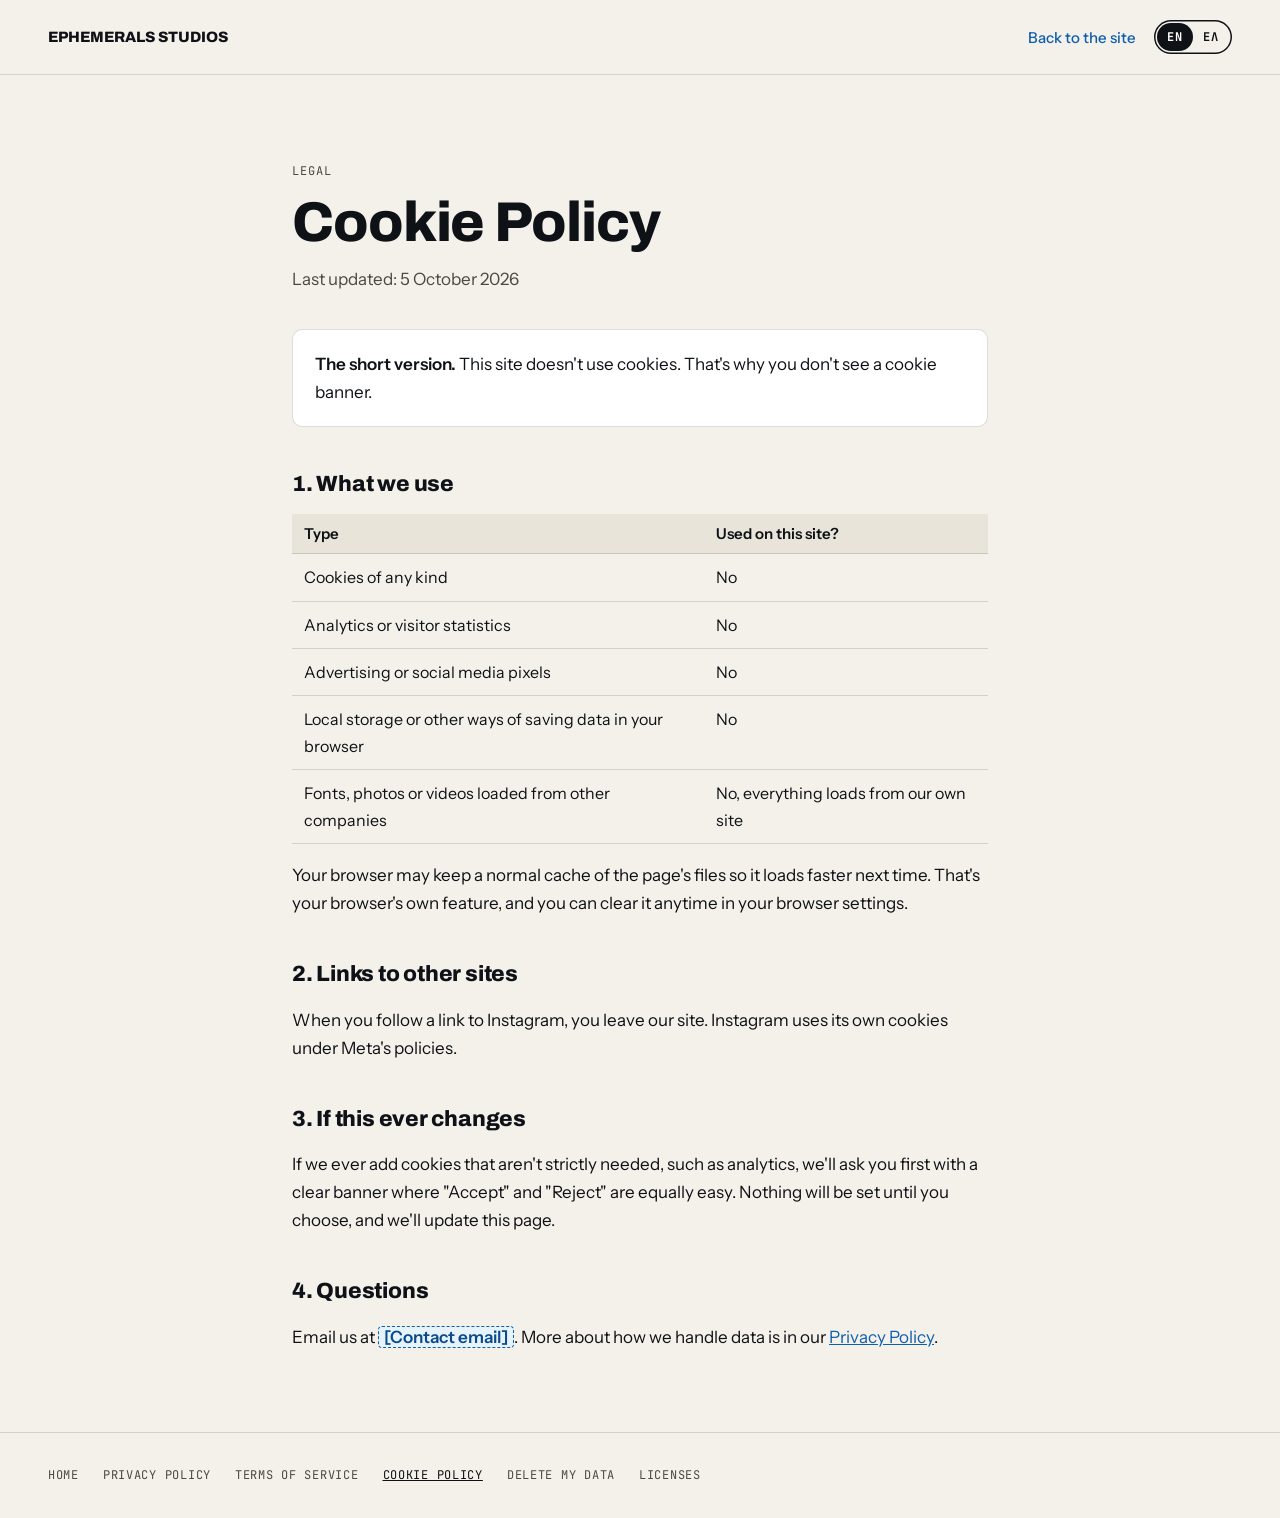
<file: cookies.html>
<!doctype html>
<html lang="en">
<head>
<meta charset="utf-8">
<meta name="viewport" content="width=device-width, initial-scale=1">
<title>Cookie Policy · Ephemerals Studios</title>
<meta name="description" content="Ephemerals Studios uses no cookies and no tracking.">
<meta name="theme-color" content="#F4F1EA">
<meta name="robots" content="noindex, nofollow"><!-- TEST LINK: remove at the real launch -->
<link rel="icon" href="data:image/svg+xml,%3Csvg xmlns='http://www.w3.org/2000/svg' viewBox='0 0 64 64'%3E%3Ccircle cx='32' cy='32' r='31' fill='%230D5EAF'/%3E%3Ctext x='32' y='43' font-family='Arial Black,Arial' font-weight='900' font-size='30' text-anchor='middle' fill='%23FFFFFF'%3EE%3C/text%3E%3C/svg%3E">
<link rel="stylesheet" href="assets/fonts.css">
<link rel="stylesheet" href="assets/legal.css">
</head>
<body>
<a class="skip" href="#main">Skip to content</a>
<header><a class="wordmark" href="index.html">EPHEMERALS STUDIOS</a><div class="head-end"><a class="back" href="index.html">Back to the site</a><div class="lang" role="group" aria-label="Language"><a href="cookies.html" lang="en" hreflang="en" aria-current="page">EN</a><a href="el/cookies.html" lang="el" hreflang="el" aria-label="Ελληνικά">ΕΛ</a></div></div></header>
<main id="main" tabindex="-1">
  <p class="kicker">Legal</p>
  <h1>Cookie Policy</h1>
  <p class="updated">Last updated: 5 October 2026</p>

  <div class="box">
    <p><strong>The short version.</strong> This site doesn't use cookies. That's why you don't see a cookie banner.</p>
  </div>

  <h2 id="what">1. What we use</h2>
  <table>
    <thead><tr><th scope="col">Type</th><th scope="col">Used on this site?</th></tr></thead>
    <tbody>
      <tr><td>Cookies of any kind</td><td>No</td></tr>
      <tr><td>Analytics or visitor statistics</td><td>No</td></tr>
      <tr><td>Advertising or social media pixels</td><td>No</td></tr>
      <tr><td>Local storage or other ways of saving data in your browser</td><td>No</td></tr>
      <tr><td>Fonts, photos or videos loaded from other companies</td><td>No, everything loads from our own site</td></tr>
    </tbody>
  </table>
  <p>Your browser may keep a normal cache of the page's files so it loads faster next time. That's your browser's own feature, and you can clear it anytime in your browser settings.</p>

  <h2 id="links">2. Links to other sites</h2>
  <p>When you follow a link to Instagram, you leave our site. Instagram uses its own cookies under Meta's policies.</p>

  <h2 id="changes">3. If this ever changes</h2>
  <p>If we ever add cookies that aren't strictly needed, such as analytics, we'll ask you first with a clear banner where "Accept" and "Reject" are equally easy. Nothing will be set until you choose, and we'll update this page.</p>

  <h2 id="contact">4. Questions</h2>
  <p>Email us at <span class="ph">[Contact email]</span>. More about how we handle data is in our <a href="privacy.html">Privacy Policy</a>.</p>
</main>
<footer aria-label="Legal">
  <a href="index.html">Home</a><a href="privacy.html">Privacy policy</a><a href="terms.html">Terms of service</a><a href="cookies.html" aria-current="page">Cookie policy</a><a href="privacy.html#deletion">Delete my data</a><a href="licenses.html">Licenses</a>
</footer>
</body>
</html>
</file>
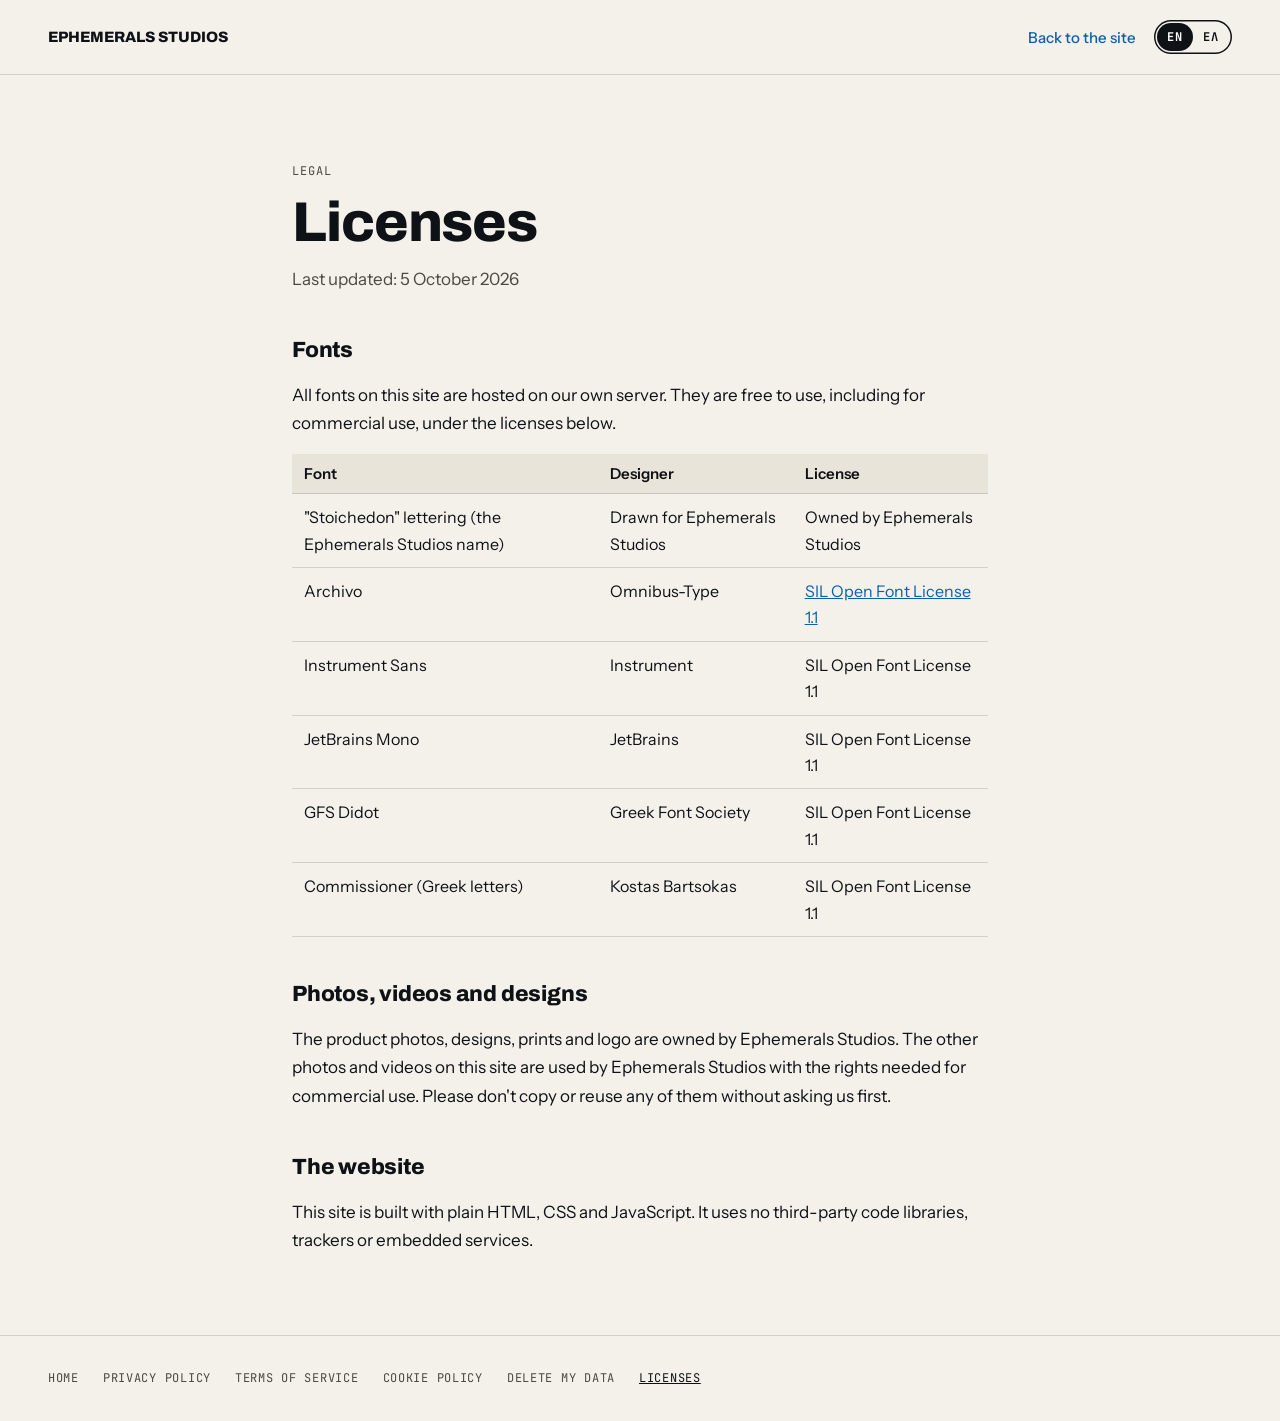
<file: licenses.html>
<!doctype html>
<html lang="en">
<head>
<meta charset="utf-8">
<meta name="viewport" content="width=device-width, initial-scale=1">
<title>Licenses · Ephemerals Studios</title>
<meta name="description" content="Licenses for the fonts and content used on the Ephemerals Studios site.">
<meta name="theme-color" content="#F4F1EA">
<meta name="robots" content="noindex, nofollow"><!-- TEST LINK: remove at the real launch -->
<link rel="icon" href="data:image/svg+xml,%3Csvg xmlns='http://www.w3.org/2000/svg' viewBox='0 0 64 64'%3E%3Ccircle cx='32' cy='32' r='31' fill='%230D5EAF'/%3E%3Ctext x='32' y='43' font-family='Arial Black,Arial' font-weight='900' font-size='30' text-anchor='middle' fill='%23FFFFFF'%3EE%3C/text%3E%3C/svg%3E">
<link rel="stylesheet" href="assets/fonts.css">
<link rel="stylesheet" href="assets/legal.css">
</head>
<body>
<a class="skip" href="#main">Skip to content</a>
<header><a class="wordmark" href="index.html">EPHEMERALS STUDIOS</a><div class="head-end"><a class="back" href="index.html">Back to the site</a><div class="lang" role="group" aria-label="Language"><a href="licenses.html" lang="en" hreflang="en" aria-current="page">EN</a><a href="el/licenses.html" lang="el" hreflang="el" aria-label="Ελληνικά">ΕΛ</a></div></div></header>
<main id="main" tabindex="-1">
  <p class="kicker">Legal</p>
  <h1>Licenses</h1>
  <p class="updated">Last updated: 5 October 2026</p>

  <h2 id="fonts">Fonts</h2>
  <p>All fonts on this site are hosted on our own server. They are free to use, including for commercial use, under the licenses below.</p>
  <table>
    <thead><tr><th scope="col">Font</th><th scope="col">Designer</th><th scope="col">License</th></tr></thead>
    <tbody>
      <tr><td>"Stoichedon" lettering (the Ephemerals Studios name)</td><td>Drawn for Ephemerals Studios</td><td>Owned by Ephemerals Studios</td></tr>
      <tr><td>Archivo</td><td>Omnibus-Type</td><td><a href="https://openfontlicense.org" target="_blank" rel="noopener">SIL Open Font License 1.1<span class="vh"> (opens in a new tab)</span></a></td></tr>
      <tr><td>Instrument Sans</td><td>Instrument</td><td>SIL Open Font License 1.1</td></tr>
      <tr><td>JetBrains Mono</td><td>JetBrains</td><td>SIL Open Font License 1.1</td></tr>
      <tr><td>GFS Didot</td><td>Greek Font Society</td><td>SIL Open Font License 1.1</td></tr>
      <tr><td>Commissioner (Greek letters)</td><td>Kostas Bartsokas</td><td>SIL Open Font License 1.1</td></tr>
    </tbody>
  </table>

  <h2 id="content">Photos, videos and designs</h2>
  <p>The product photos, designs, prints and logo are owned by Ephemerals Studios. The other photos and videos on this site are used by Ephemerals Studios with the rights needed for commercial use. Please don't copy or reuse any of them without asking us first.</p>

  <h2 id="code">The website</h2>
  <p>This site is built with plain HTML, CSS and JavaScript. It uses no third-party code libraries, trackers or embedded services.</p>
</main>
<footer aria-label="Legal">
  <a href="index.html">Home</a><a href="privacy.html">Privacy policy</a><a href="terms.html">Terms of service</a><a href="cookies.html">Cookie policy</a><a href="privacy.html#deletion">Delete my data</a><a href="licenses.html" aria-current="page">Licenses</a>
</footer>
</body>
</html>
</file>
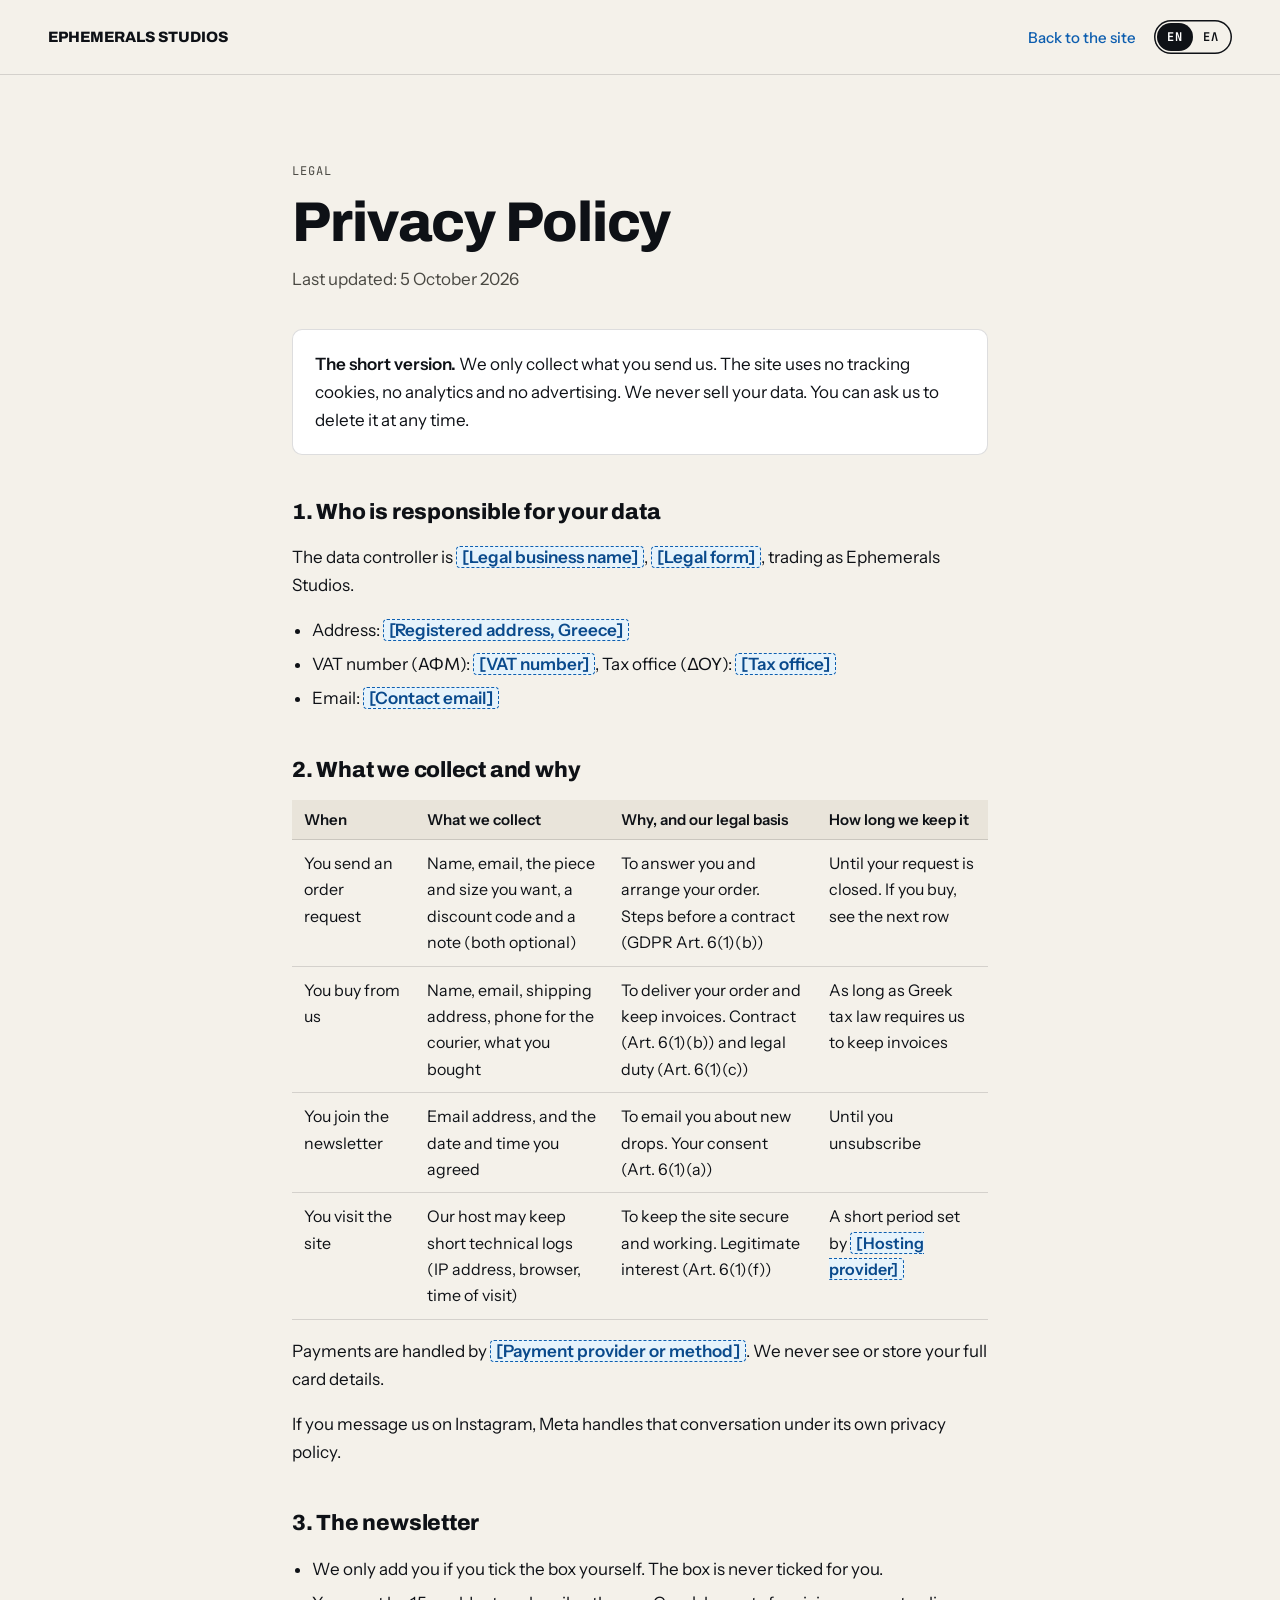
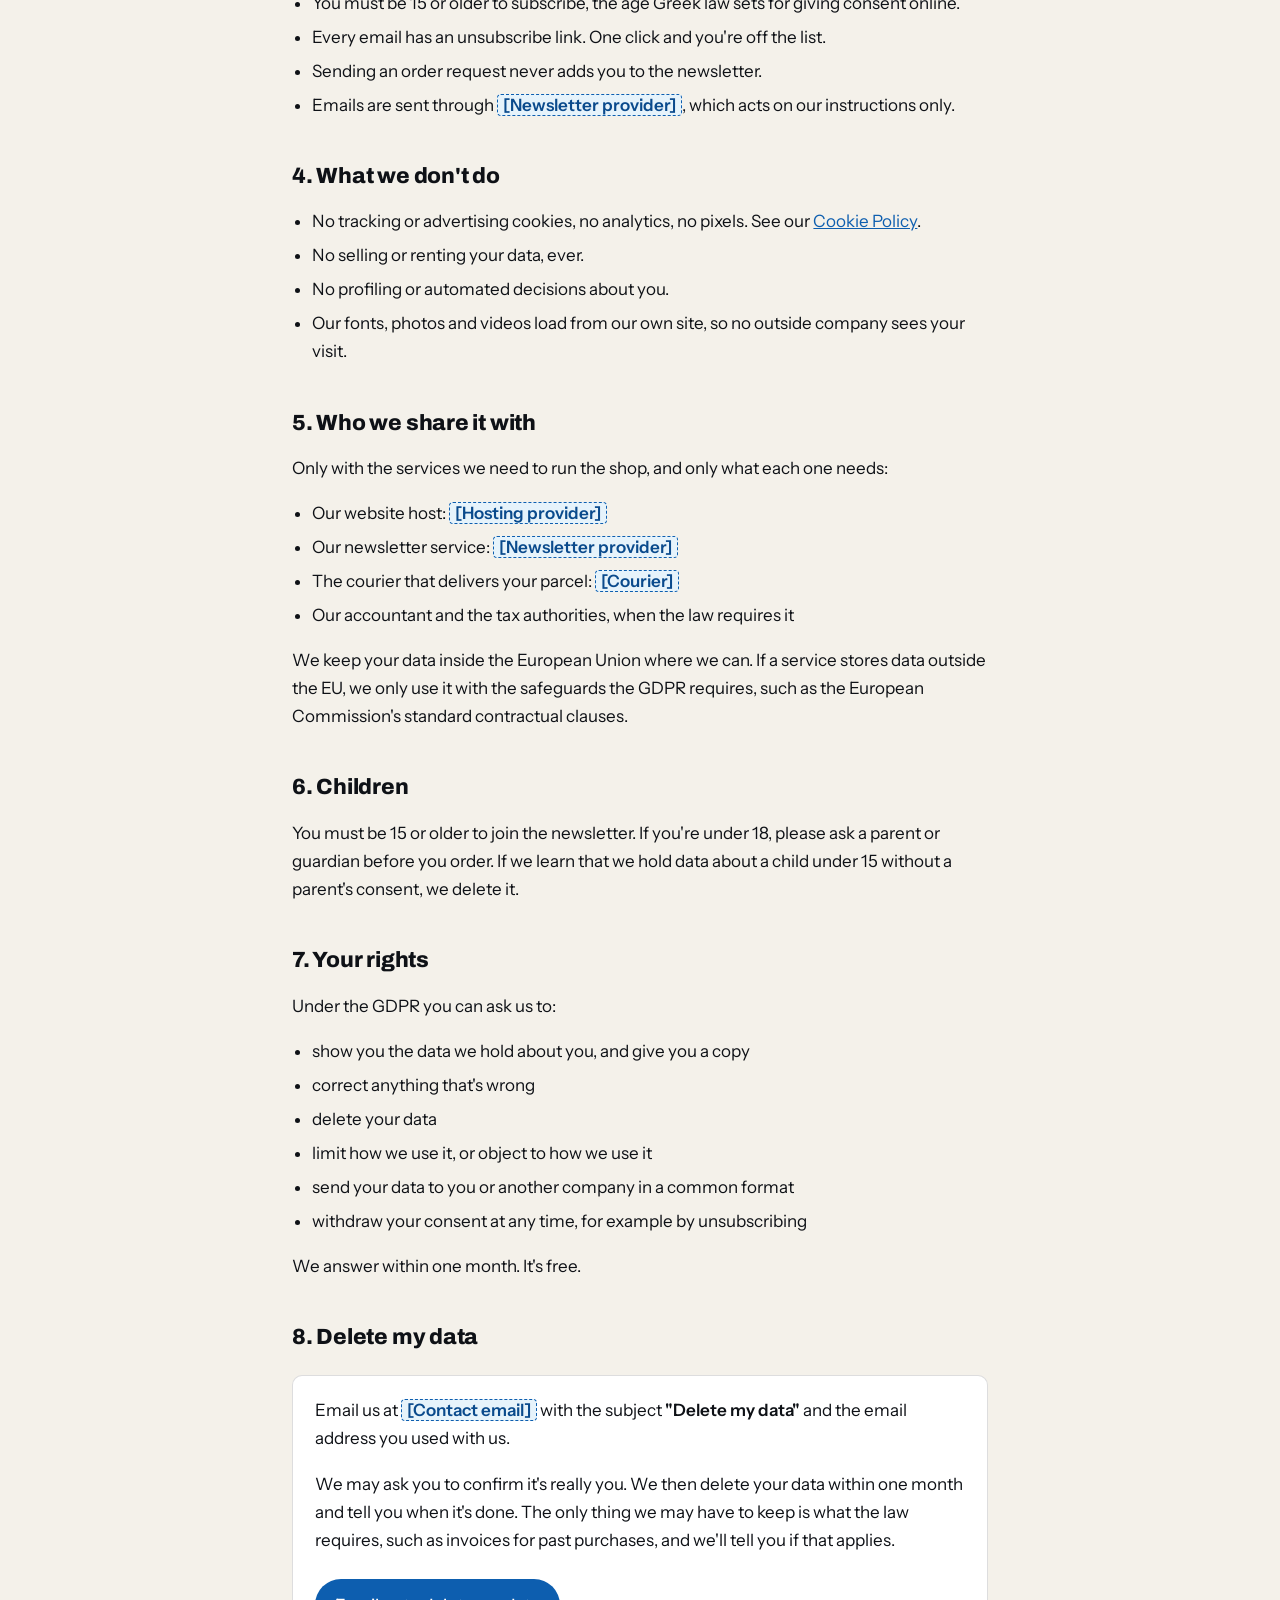
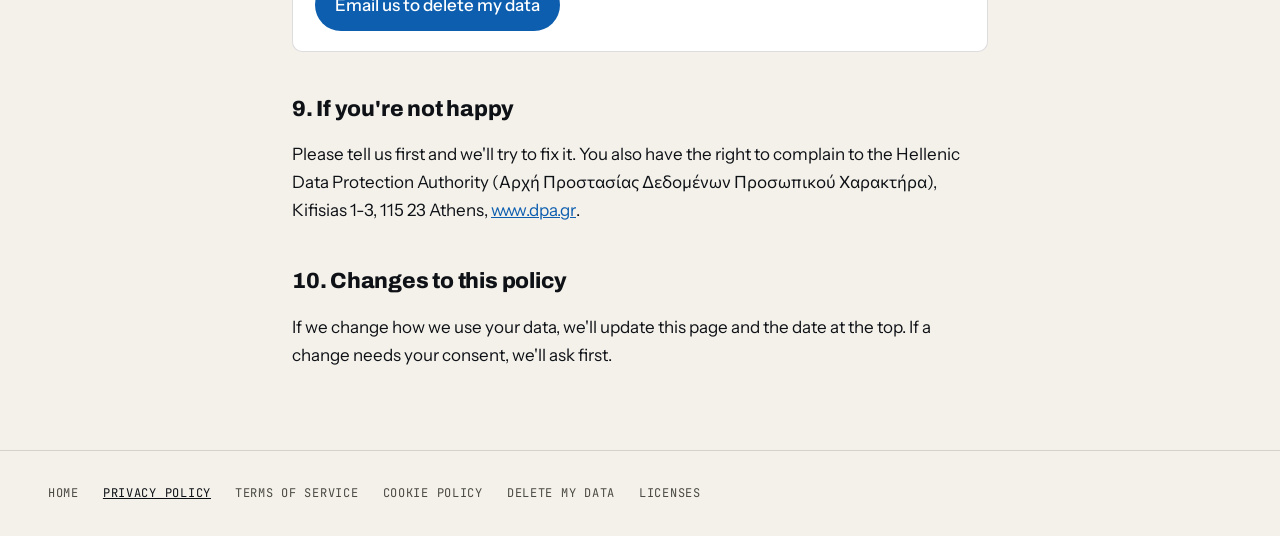
<file: privacy.html>
<!doctype html>
<html lang="en">
<head>
<meta charset="utf-8">
<meta name="viewport" content="width=device-width, initial-scale=1">
<title>Privacy Policy · Ephemerals Studios</title>
<meta name="description" content="How Ephemerals Studios handles your personal data.">
<meta name="theme-color" content="#F4F1EA">
<meta name="robots" content="noindex, nofollow"><!-- TEST LINK: remove at the real launch -->
<link rel="icon" href="data:image/svg+xml,%3Csvg xmlns='http://www.w3.org/2000/svg' viewBox='0 0 64 64'%3E%3Ccircle cx='32' cy='32' r='31' fill='%230D5EAF'/%3E%3Ctext x='32' y='43' font-family='Arial Black,Arial' font-weight='900' font-size='30' text-anchor='middle' fill='%23FFFFFF'%3EE%3C/text%3E%3C/svg%3E">
<link rel="stylesheet" href="assets/fonts.css">
<link rel="stylesheet" href="assets/legal.css">
</head>
<body>
<a class="skip" href="#main">Skip to content</a>
<header><a class="wordmark" href="index.html">EPHEMERALS STUDIOS</a><div class="head-end"><a class="back" href="index.html">Back to the site</a><div class="lang" role="group" aria-label="Language"><a href="privacy.html" lang="en" hreflang="en" aria-current="page">EN</a><a href="el/privacy.html" lang="el" hreflang="el" aria-label="Ελληνικά">ΕΛ</a></div></div></header>
<main id="main" tabindex="-1">
  <p class="kicker">Legal</p>
  <h1>Privacy Policy</h1>
  <p class="updated">Last updated: 5 October 2026</p>

  <div class="box">
    <p><strong>The short version.</strong> We only collect what you send us. The site uses no tracking cookies, no analytics and no advertising. We never sell your data. You can ask us to delete it at any time.</p>
  </div>

  <h2 id="who">1. Who is responsible for your data</h2>
  <p>The data controller is <span class="ph">[Legal business name]</span>, <span class="ph">[Legal form]</span>, trading as Ephemerals Studios.</p>
  <ul>
    <li>Address: <span class="ph">[Registered address, Greece]</span></li>
    <li>VAT number (ΑΦΜ): <span class="ph">[VAT number]</span>, Tax office (ΔΟΥ): <span class="ph">[Tax office]</span></li>
    <li>Email: <span class="ph">[Contact email]</span></li>
  </ul>

  <h2 id="what">2. What we collect and why</h2>
  <table>
    <thead><tr><th scope="col">When</th><th scope="col">What we collect</th><th scope="col">Why, and our legal basis</th><th scope="col">How long we keep it</th></tr></thead>
    <tbody>
      <tr><td>You send an order request</td><td>Name, email, the piece and size you want, a discount code and a note (both optional)</td><td>To answer you and arrange your order. Steps before a contract (GDPR Art. 6(1)(b))</td><td>Until your request is closed. If you buy, see the next row</td></tr>
      <tr><td>You buy from us</td><td>Name, email, shipping address, phone for the courier, what you bought</td><td>To deliver your order and keep invoices. Contract (Art. 6(1)(b)) and legal duty (Art. 6(1)(c))</td><td>As long as Greek tax law requires us to keep invoices</td></tr>
      <tr><td>You join the newsletter</td><td>Email address, and the date and time you agreed</td><td>To email you about new drops. Your consent (Art. 6(1)(a))</td><td>Until you unsubscribe</td></tr>
      <tr><td>You visit the site</td><td>Our host may keep short technical logs (IP address, browser, time of visit)</td><td>To keep the site secure and working. Legitimate interest (Art. 6(1)(f))</td><td>A short period set by <span class="ph">[Hosting provider]</span></td></tr>
    </tbody>
  </table>
  <p>Payments are handled by <span class="ph">[Payment provider or method]</span>. We never see or store your full card details.</p>
  <p>If you message us on Instagram, Meta handles that conversation under its own privacy policy.</p>

  <h2 id="newsletter">3. The newsletter</h2>
  <ul>
    <li>We only add you if you tick the box yourself. The box is never ticked for you.</li>
    <li>You must be 15 or older to subscribe, the age Greek law sets for giving consent online.</li>
    <li>Every email has an unsubscribe link. One click and you're off the list.</li>
    <li>Sending an order request never adds you to the newsletter.</li>
    <li>Emails are sent through <span class="ph">[Newsletter provider]</span>, which acts on our instructions only.</li>
  </ul>

  <h2 id="dont">4. What we don't do</h2>
  <ul>
    <li>No tracking or advertising cookies, no analytics, no pixels. See our <a href="cookies.html">Cookie Policy</a>.</li>
    <li>No selling or renting your data, ever.</li>
    <li>No profiling or automated decisions about you.</li>
    <li>Our fonts, photos and videos load from our own site, so no outside company sees your visit.</li>
  </ul>

  <h2 id="share">5. Who we share it with</h2>
  <p>Only with the services we need to run the shop, and only what each one needs:</p>
  <ul>
    <li>Our website host: <span class="ph">[Hosting provider]</span></li>
    <li>Our newsletter service: <span class="ph">[Newsletter provider]</span></li>
    <li>The courier that delivers your parcel: <span class="ph">[Courier]</span></li>
    <li>Our accountant and the tax authorities, when the law requires it</li>
  </ul>
  <p>We keep your data inside the European Union where we can. If a service stores data outside the EU, we only use it with the safeguards the GDPR requires, such as the European Commission's standard contractual clauses.</p>

  <h2 id="children">6. Children</h2>
  <p>You must be 15 or older to join the newsletter. If you're under 18, please ask a parent or guardian before you order. If we learn that we hold data about a child under 15 without a parent's consent, we delete it.</p>

  <h2 id="rights">7. Your rights</h2>
  <p>Under the GDPR you can ask us to:</p>
  <ul>
    <li>show you the data we hold about you, and give you a copy</li>
    <li>correct anything that's wrong</li>
    <li>delete your data</li>
    <li>limit how we use it, or object to how we use it</li>
    <li>send your data to you or another company in a common format</li>
    <li>withdraw your consent at any time, for example by unsubscribing</li>
  </ul>
  <p>We answer within one month. It's free.</p>

  <h2 id="deletion">8. Delete my data</h2>
  <div class="box">
    <p>Email us at <span class="ph">[Contact email]</span> with the subject <strong>"Delete my data"</strong> and the email address you used with us.</p>
    <p>We may ask you to confirm it's really you. We then delete your data within one month and tell you when it's done. The only thing we may have to keep is what the law requires, such as invoices for past purchases, and we'll tell you if that applies.</p>
    <p><a class="btn" href="mailto:YOUR-EMAIL-HERE?subject=Delete%20my%20data">Email us to delete my data</a></p>
  </div>

  <h2 id="complain">9. If you're not happy</h2>
  <p>Please tell us first and we'll try to fix it. You also have the right to complain to the Hellenic Data Protection Authority (Αρχή Προστασίας Δεδομένων Προσωπικού Χαρακτήρα), Kifisias 1-3, 115 23 Athens, <a href="https://www.dpa.gr" target="_blank" rel="noopener">www.dpa.gr<span class="vh"> (opens in a new tab)</span></a>.</p>

  <h2 id="changes">10. Changes to this policy</h2>
  <p>If we change how we use your data, we'll update this page and the date at the top. If a change needs your consent, we'll ask first.</p>
</main>
<footer aria-label="Legal">
  <a href="index.html">Home</a><a href="privacy.html" aria-current="page">Privacy policy</a><a href="terms.html">Terms of service</a><a href="cookies.html">Cookie policy</a><a href="privacy.html#deletion">Delete my data</a><a href="licenses.html">Licenses</a>
</footer>
</body>
</html>
</file>
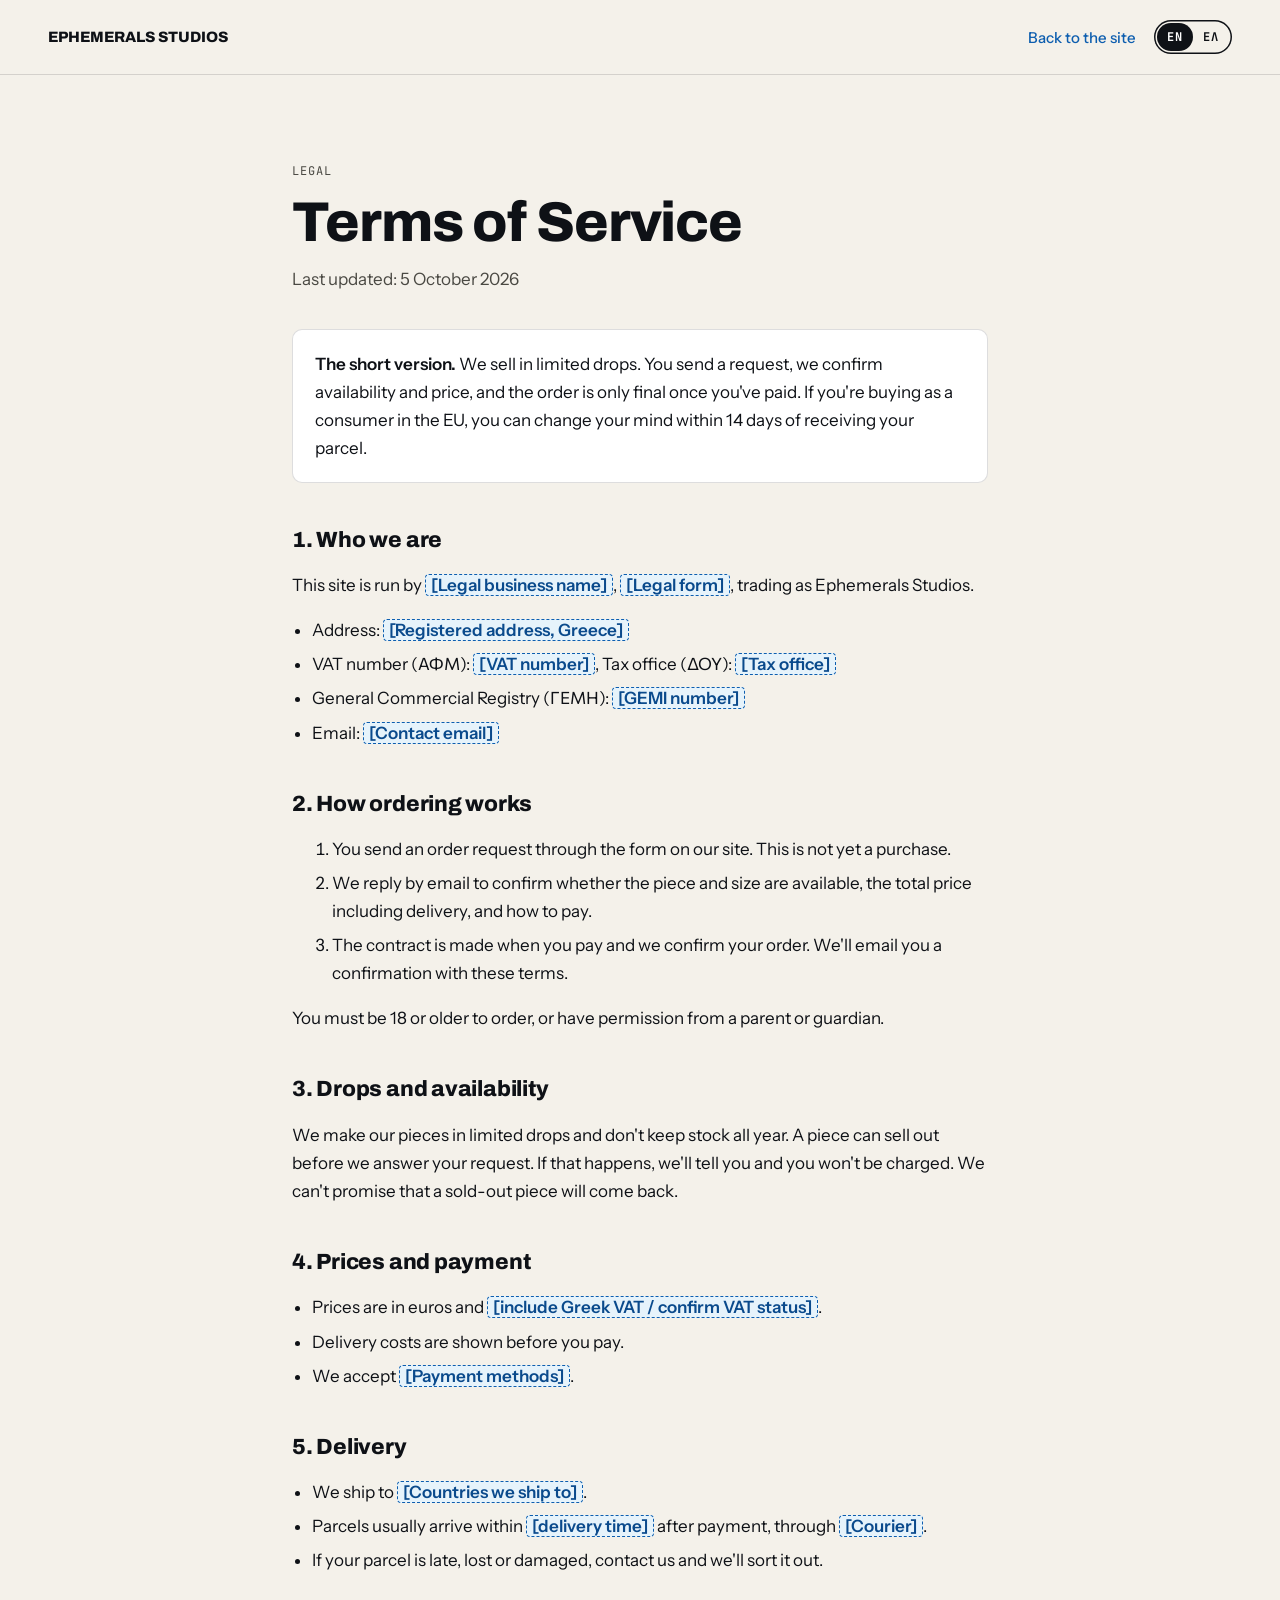
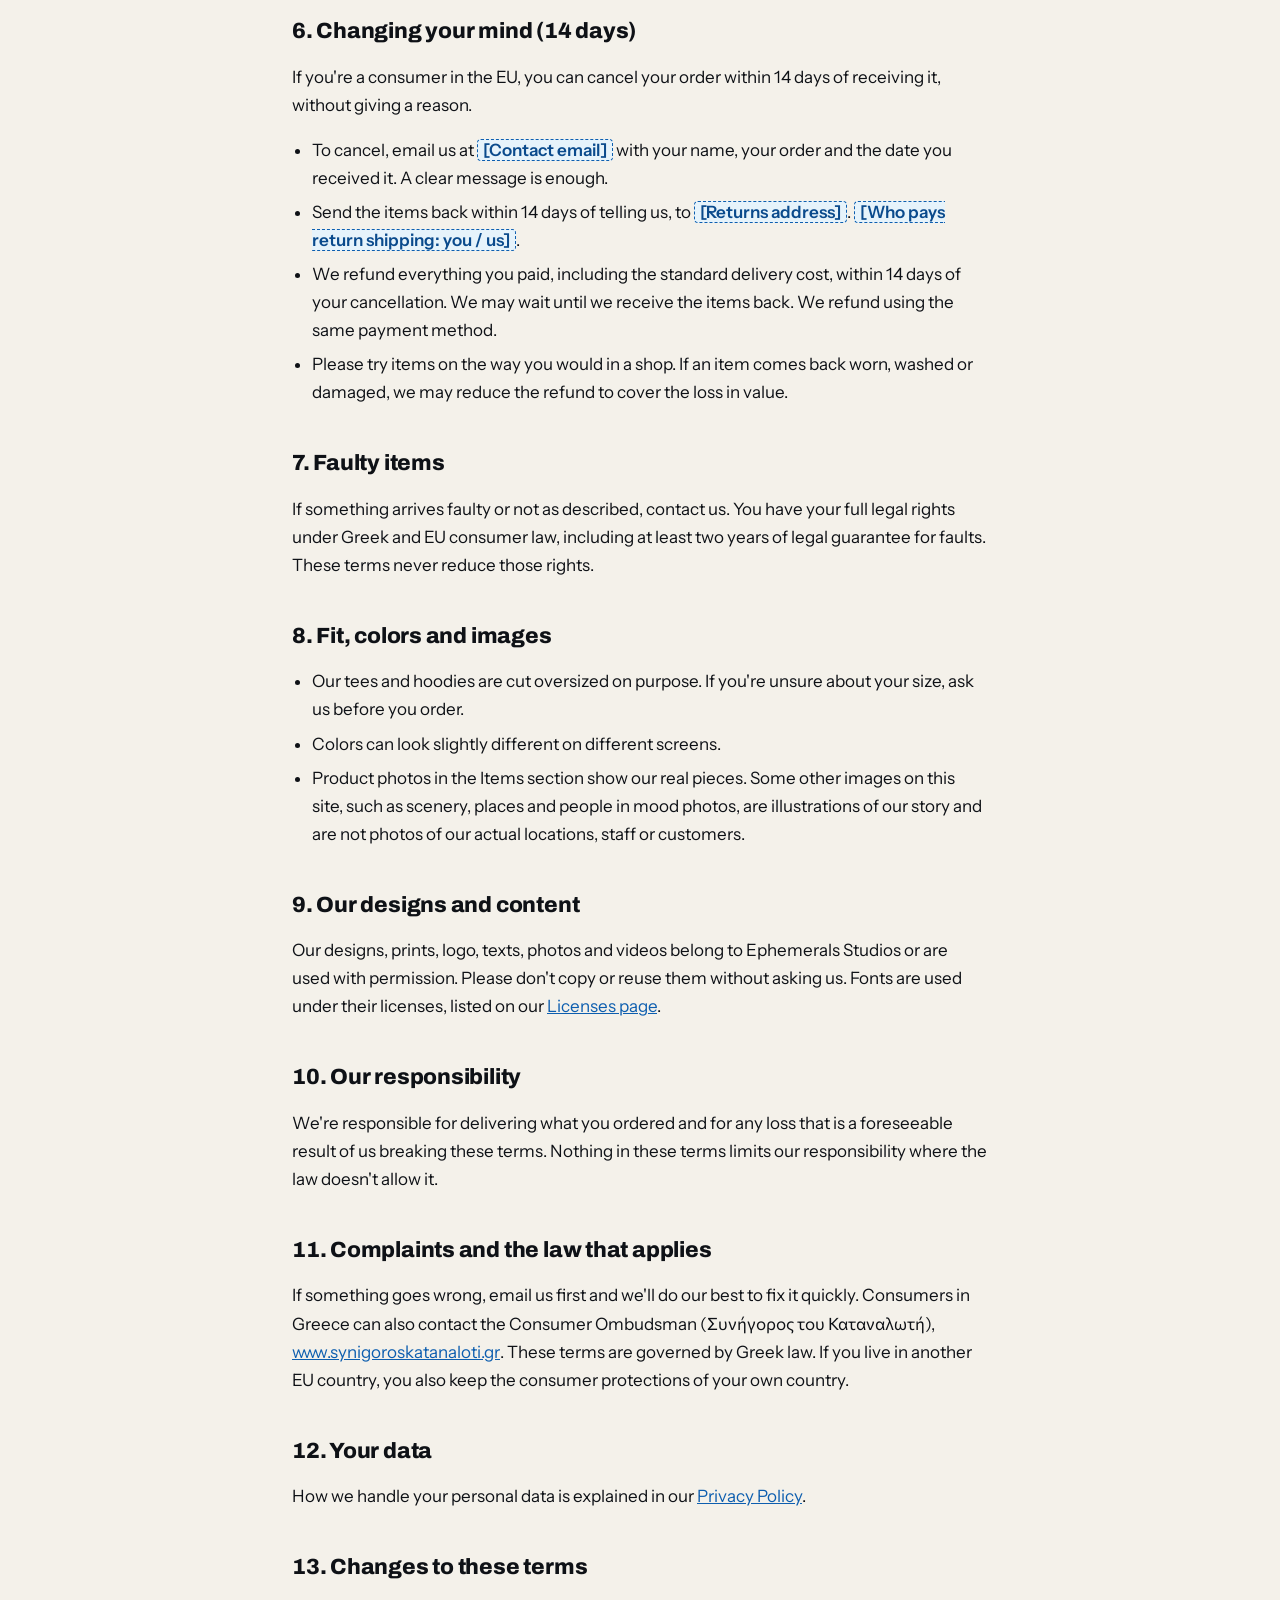
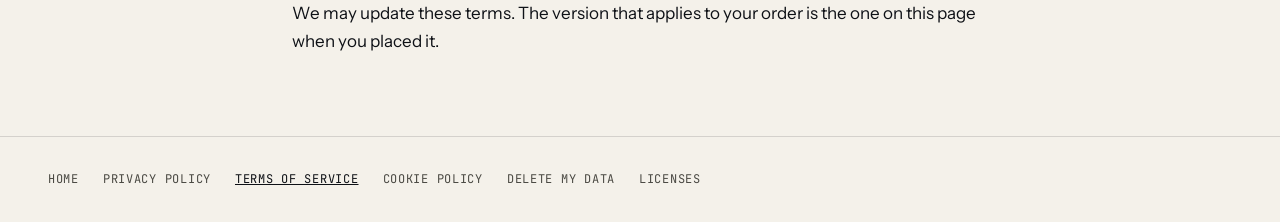
<file: terms.html>
<!doctype html>
<html lang="en">
<head>
<meta charset="utf-8">
<meta name="viewport" content="width=device-width, initial-scale=1">
<title>Terms of Service · Ephemerals Studios</title>
<meta name="description" content="The terms for ordering from Ephemerals Studios.">
<meta name="theme-color" content="#F4F1EA">
<meta name="robots" content="noindex, nofollow"><!-- TEST LINK: remove at the real launch -->
<link rel="icon" href="data:image/svg+xml,%3Csvg xmlns='http://www.w3.org/2000/svg' viewBox='0 0 64 64'%3E%3Ccircle cx='32' cy='32' r='31' fill='%230D5EAF'/%3E%3Ctext x='32' y='43' font-family='Arial Black,Arial' font-weight='900' font-size='30' text-anchor='middle' fill='%23FFFFFF'%3EE%3C/text%3E%3C/svg%3E">
<link rel="stylesheet" href="assets/fonts.css">
<link rel="stylesheet" href="assets/legal.css">
</head>
<body>
<a class="skip" href="#main">Skip to content</a>
<header><a class="wordmark" href="index.html">EPHEMERALS STUDIOS</a><div class="head-end"><a class="back" href="index.html">Back to the site</a><div class="lang" role="group" aria-label="Language"><a href="terms.html" lang="en" hreflang="en" aria-current="page">EN</a><a href="el/terms.html" lang="el" hreflang="el" aria-label="Ελληνικά">ΕΛ</a></div></div></header>
<main id="main" tabindex="-1">
  <p class="kicker">Legal</p>
  <h1>Terms of Service</h1>
  <p class="updated">Last updated: 5 October 2026</p>

  <div class="box">
    <p><strong>The short version.</strong> We sell in limited drops. You send a request, we confirm availability and price, and the order is only final once you've paid. If you're buying as a consumer in the EU, you can change your mind within 14 days of receiving your parcel.</p>
  </div>

  <h2 id="who">1. Who we are</h2>
  <p>This site is run by <span class="ph">[Legal business name]</span>, <span class="ph">[Legal form]</span>, trading as Ephemerals Studios.</p>
  <ul>
    <li>Address: <span class="ph">[Registered address, Greece]</span></li>
    <li>VAT number (ΑΦΜ): <span class="ph">[VAT number]</span>, Tax office (ΔΟΥ): <span class="ph">[Tax office]</span></li>
    <li>General Commercial Registry (ΓΕΜΗ): <span class="ph">[GEMI number]</span></li>
    <li>Email: <span class="ph">[Contact email]</span></li>
  </ul>

  <h2 id="ordering">2. How ordering works</h2>
  <ol>
    <li>You send an order request through the form on our site. This is not yet a purchase.</li>
    <li>We reply by email to confirm whether the piece and size are available, the total price including delivery, and how to pay.</li>
    <li>The contract is made when you pay and we confirm your order. We'll email you a confirmation with these terms.</li>
  </ol>
  <p>You must be 18 or older to order, or have permission from a parent or guardian.</p>

  <h2 id="drops">3. Drops and availability</h2>
  <p>We make our pieces in limited drops and don't keep stock all year. A piece can sell out before we answer your request. If that happens, we'll tell you and you won't be charged. We can't promise that a sold-out piece will come back.</p>

  <h2 id="prices">4. Prices and payment</h2>
  <ul>
    <li>Prices are in euros and <span class="ph">[include Greek VAT / confirm VAT status]</span>.</li>
    <li>Delivery costs are shown before you pay.</li>
    <li>We accept <span class="ph">[Payment methods]</span>.</li>
  </ul>

  <h2 id="delivery">5. Delivery</h2>
  <ul>
    <li>We ship to <span class="ph">[Countries we ship to]</span>.</li>
    <li>Parcels usually arrive within <span class="ph">[delivery time]</span> after payment, through <span class="ph">[Courier]</span>.</li>
    <li>If your parcel is late, lost or damaged, contact us and we'll sort it out.</li>
  </ul>

  <h2 id="withdrawal">6. Changing your mind (14 days)</h2>
  <p>If you're a consumer in the EU, you can cancel your order within 14 days of receiving it, without giving a reason.</p>
  <ul>
    <li>To cancel, email us at <span class="ph">[Contact email]</span> with your name, your order and the date you received it. A clear message is enough.</li>
    <li>Send the items back within 14 days of telling us, to <span class="ph">[Returns address]</span>. <span class="ph">[Who pays return shipping: you / us]</span>.</li>
    <li>We refund everything you paid, including the standard delivery cost, within 14 days of your cancellation. We may wait until we receive the items back. We refund using the same payment method.</li>
    <li>Please try items on the way you would in a shop. If an item comes back worn, washed or damaged, we may reduce the refund to cover the loss in value.</li>
  </ul>

  <h2 id="faulty">7. Faulty items</h2>
  <p>If something arrives faulty or not as described, contact us. You have your full legal rights under Greek and EU consumer law, including at least two years of legal guarantee for faults. These terms never reduce those rights.</p>

  <h2 id="fit">8. Fit, colors and images</h2>
  <ul>
    <li>Our tees and hoodies are cut oversized on purpose. If you're unsure about your size, ask us before you order.</li>
    <li>Colors can look slightly different on different screens.</li>
    <li>Product photos in the Items section show our real pieces. Some other images on this site, such as scenery, places and people in mood photos, are illustrations of our story and are not photos of our actual locations, staff or customers.</li>
  </ul>

  <h2 id="ip">9. Our designs and content</h2>
  <p>Our designs, prints, logo, texts, photos and videos belong to Ephemerals Studios or are used with permission. Please don't copy or reuse them without asking us. Fonts are used under their licenses, listed on our <a href="licenses.html">Licenses page</a>.</p>

  <h2 id="liability">10. Our responsibility</h2>
  <p>We're responsible for delivering what you ordered and for any loss that is a foreseeable result of us breaking these terms. Nothing in these terms limits our responsibility where the law doesn't allow it.</p>

  <h2 id="complaints">11. Complaints and the law that applies</h2>
  <p>If something goes wrong, email us first and we'll do our best to fix it quickly. Consumers in Greece can also contact the Consumer Ombudsman (Συνήγορος του Καταναλωτή), <a href="https://www.synigoroskatanaloti.gr" target="_blank" rel="noopener">www.synigoroskatanaloti.gr<span class="vh"> (opens in a new tab)</span></a>. These terms are governed by Greek law. If you live in another EU country, you also keep the consumer protections of your own country.</p>

  <h2 id="privacy">12. Your data</h2>
  <p>How we handle your personal data is explained in our <a href="privacy.html">Privacy Policy</a>.</p>

  <h2 id="changes">13. Changes to these terms</h2>
  <p>We may update these terms. The version that applies to your order is the one on this page when you placed it.</p>
</main>
<footer aria-label="Legal">
  <a href="index.html">Home</a><a href="privacy.html">Privacy policy</a><a href="terms.html" aria-current="page">Terms of service</a><a href="cookies.html">Cookie policy</a><a href="privacy.html#deletion">Delete my data</a><a href="licenses.html">Licenses</a>
</footer>
</body>
</html>
</file>
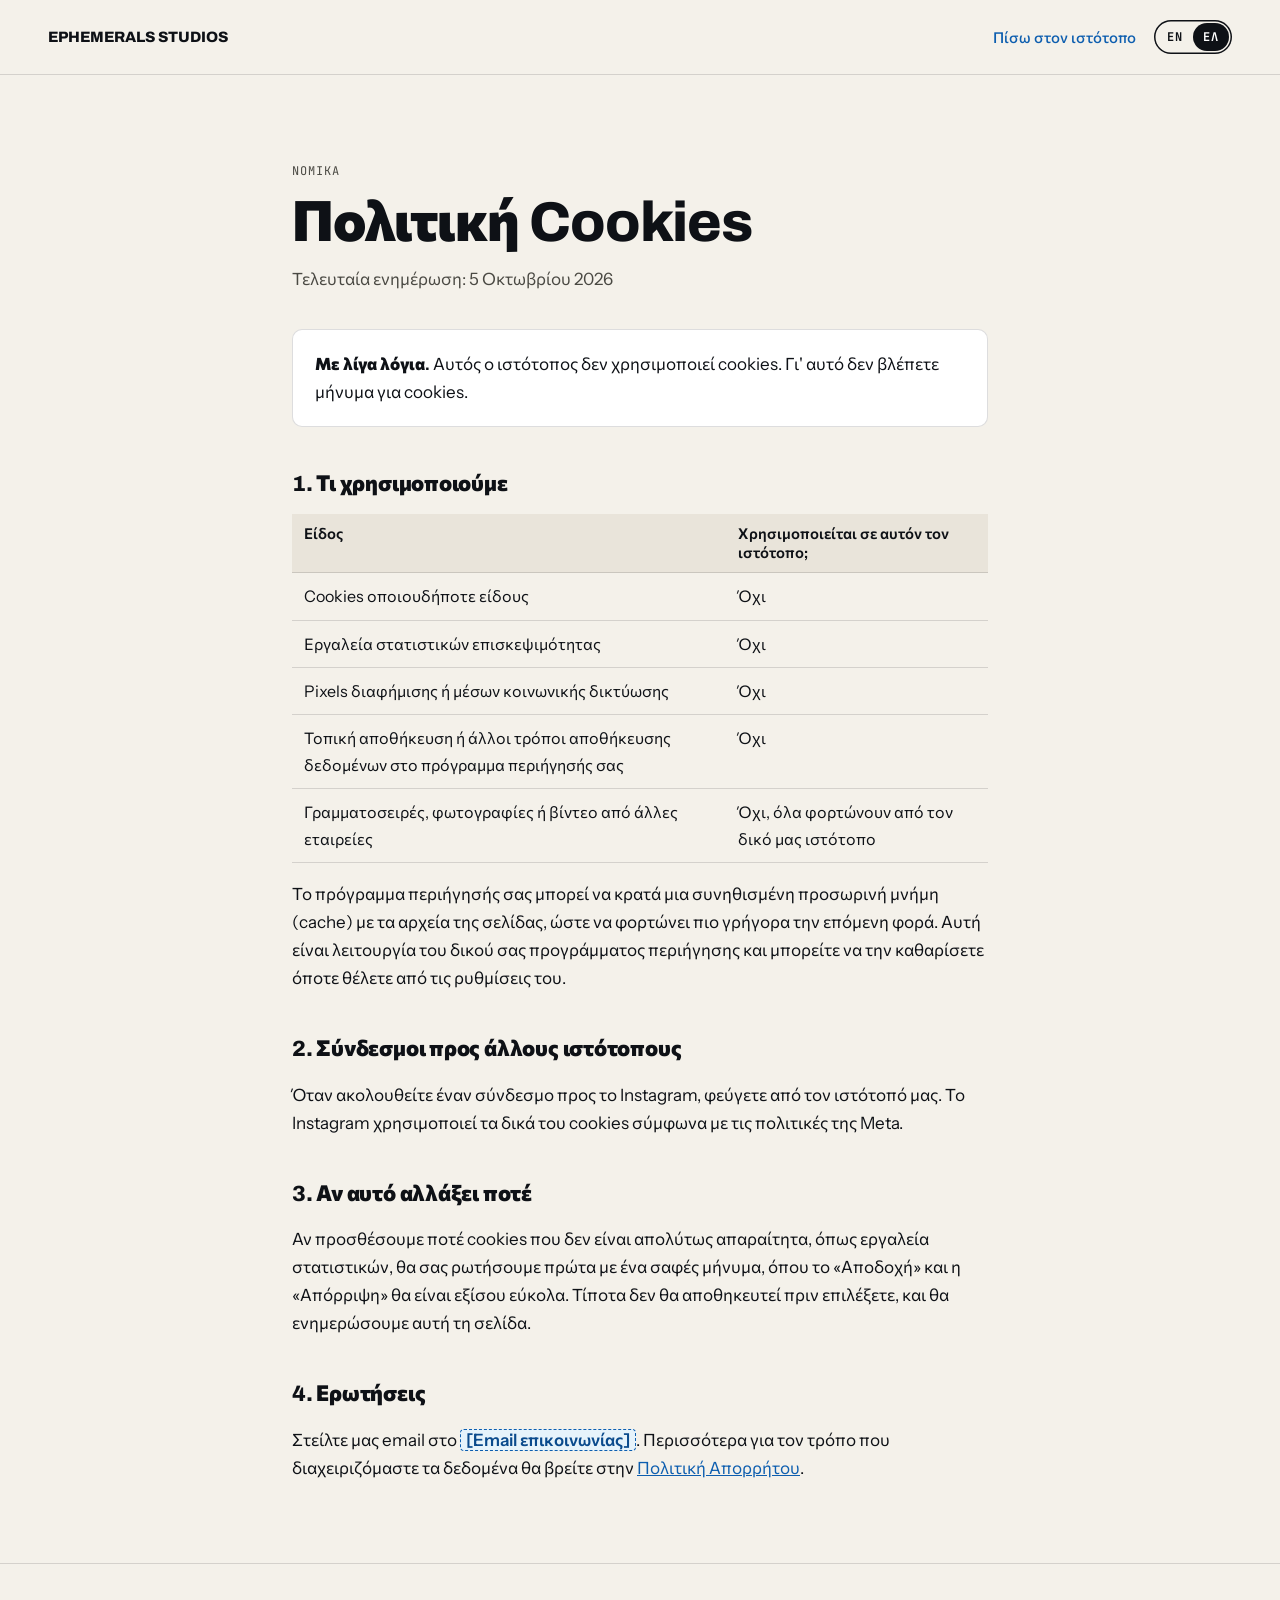
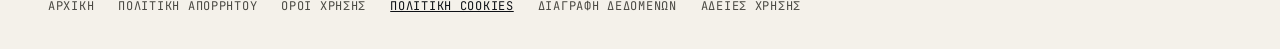
<file: el/cookies.html>
<!doctype html>
<html lang="el">
<head>
<meta charset="utf-8">
<meta name="viewport" content="width=device-width, initial-scale=1">
<title>Πολιτική Cookies · Ephemerals Studios</title>
<meta name="description" content="Η Ephemerals Studios δεν χρησιμοποιεί cookies ούτε παρακολούθηση.">
<meta name="theme-color" content="#F4F1EA">
<meta name="robots" content="noindex, nofollow"><!-- TEST LINK: remove at the real launch -->
<link rel="alternate" hreflang="en" href="../cookies.html">
<link rel="alternate" hreflang="el" href="cookies.html">
<link rel="icon" href="data:image/svg+xml,%3Csvg xmlns='http://www.w3.org/2000/svg' viewBox='0 0 64 64'%3E%3Ccircle cx='32' cy='32' r='31' fill='%230D5EAF'/%3E%3Ctext x='32' y='43' font-family='Arial Black,Arial' font-weight='900' font-size='30' text-anchor='middle' fill='%23FFFFFF'%3EE%3C/text%3E%3C/svg%3E">
<link rel="stylesheet" href="../assets/fonts.css">
<link rel="stylesheet" href="../assets/legal.css">
</head>
<body>
<a class="skip" href="#main">Μετάβαση στο περιεχόμενο</a>
<header><a class="wordmark" href="index.html">EPHEMERALS STUDIOS</a><div class="head-end"><a class="back" href="index.html">Πίσω στον ιστότοπο</a><div class="lang" role="group" aria-label="Γλώσσα"><a href="../cookies.html" lang="en" hreflang="en" aria-label="English">EN</a><a href="cookies.html" lang="el" hreflang="el" aria-current="page">ΕΛ</a></div></div></header>
<main id="main" tabindex="-1">
  <p class="kicker">Νομικά</p>
  <h1>Πολιτική Cookies</h1>
  <p class="updated">Τελευταία ενημέρωση: 5 Οκτωβρίου 2026</p>

  <div class="box">
    <p><strong>Με λίγα λόγια.</strong> Αυτός ο ιστότοπος δεν χρησιμοποιεί cookies. Γι' αυτό δεν βλέπετε μήνυμα για cookies.</p>
  </div>

  <h2 id="what">1. Τι χρησιμοποιούμε</h2>
  <table>
    <thead><tr><th scope="col">Είδος</th><th scope="col">Χρησιμοποιείται σε αυτόν τον ιστότοπο;</th></tr></thead>
    <tbody>
      <tr><td>Cookies οποιουδήποτε είδους</td><td>Όχι</td></tr>
      <tr><td>Εργαλεία στατιστικών επισκεψιμότητας</td><td>Όχι</td></tr>
      <tr><td>Pixels διαφήμισης ή μέσων κοινωνικής δικτύωσης</td><td>Όχι</td></tr>
      <tr><td>Τοπική αποθήκευση ή άλλοι τρόποι αποθήκευσης δεδομένων στο πρόγραμμα περιήγησής σας</td><td>Όχι</td></tr>
      <tr><td>Γραμματοσειρές, φωτογραφίες ή βίντεο από άλλες εταιρείες</td><td>Όχι, όλα φορτώνουν από τον δικό μας ιστότοπο</td></tr>
    </tbody>
  </table>
  <p>Το πρόγραμμα περιήγησής σας μπορεί να κρατά μια συνηθισμένη προσωρινή μνήμη (cache) με τα αρχεία της σελίδας, ώστε να φορτώνει πιο γρήγορα την επόμενη φορά. Αυτή είναι λειτουργία του δικού σας προγράμματος περιήγησης και μπορείτε να την καθαρίσετε όποτε θέλετε από τις ρυθμίσεις του.</p>

  <h2 id="links">2. Σύνδεσμοι προς άλλους ιστότοπους</h2>
  <p>Όταν ακολουθείτε έναν σύνδεσμο προς το Instagram, φεύγετε από τον ιστότοπό μας. Το Instagram χρησιμοποιεί τα δικά του cookies σύμφωνα με τις πολιτικές της Meta.</p>

  <h2 id="changes">3. Αν αυτό αλλάξει ποτέ</h2>
  <p>Αν προσθέσουμε ποτέ cookies που δεν είναι απολύτως απαραίτητα, όπως εργαλεία στατιστικών, θα σας ρωτήσουμε πρώτα με ένα σαφές μήνυμα, όπου το «Αποδοχή» και η «Απόρριψη» θα είναι εξίσου εύκολα. Τίποτα δεν θα αποθηκευτεί πριν επιλέξετε, και θα ενημερώσουμε αυτή τη σελίδα.</p>

  <h2 id="contact">4. Ερωτήσεις</h2>
  <p>Στείλτε μας email στο <span class="ph">[Email επικοινωνίας]</span>. Περισσότερα για τον τρόπο που διαχειριζόμαστε τα δεδομένα θα βρείτε στην <a href="privacy.html">Πολιτική Απορρήτου</a>.</p>
</main>
<footer aria-label="Νομικά">
  <a href="index.html">Αρχική</a><a href="privacy.html">Πολιτική απορρήτου</a><a href="terms.html">Όροι χρήσης</a><a href="cookies.html" aria-current="page">Πολιτική cookies</a><a href="privacy.html#deletion">Διαγραφή δεδομένων</a><a href="licenses.html">Άδειες χρήσης</a>
</footer>
</body>
</html>
</file>
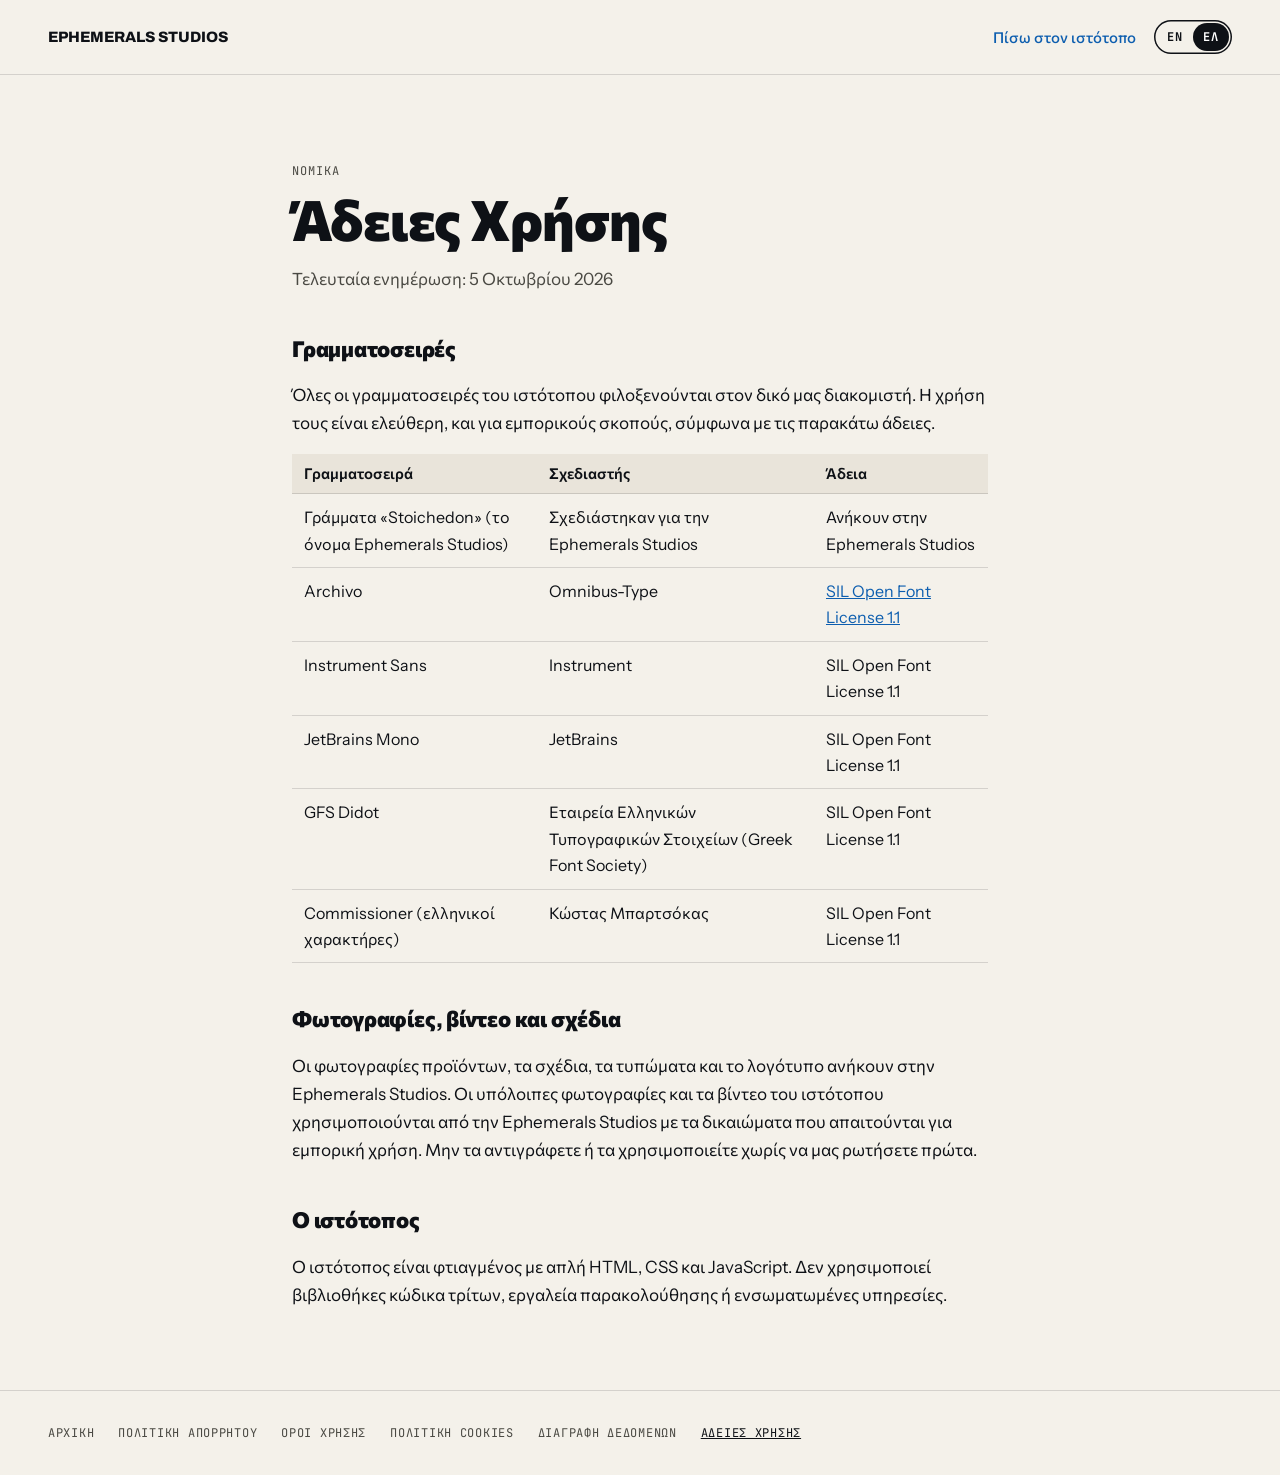
<file: el/licenses.html>
<!doctype html>
<html lang="el">
<head>
<meta charset="utf-8">
<meta name="viewport" content="width=device-width, initial-scale=1">
<title>Άδειες Χρήσης · Ephemerals Studios</title>
<meta name="description" content="Οι άδειες για τις γραμματοσειρές και το περιεχόμενο του ιστότοπου της Ephemerals Studios.">
<meta name="theme-color" content="#F4F1EA">
<meta name="robots" content="noindex, nofollow"><!-- TEST LINK: remove at the real launch -->
<link rel="alternate" hreflang="en" href="../licenses.html">
<link rel="alternate" hreflang="el" href="licenses.html">
<link rel="icon" href="data:image/svg+xml,%3Csvg xmlns='http://www.w3.org/2000/svg' viewBox='0 0 64 64'%3E%3Ccircle cx='32' cy='32' r='31' fill='%230D5EAF'/%3E%3Ctext x='32' y='43' font-family='Arial Black,Arial' font-weight='900' font-size='30' text-anchor='middle' fill='%23FFFFFF'%3EE%3C/text%3E%3C/svg%3E">
<link rel="stylesheet" href="../assets/fonts.css">
<link rel="stylesheet" href="../assets/legal.css">
</head>
<body>
<a class="skip" href="#main">Μετάβαση στο περιεχόμενο</a>
<header><a class="wordmark" href="index.html">EPHEMERALS STUDIOS</a><div class="head-end"><a class="back" href="index.html">Πίσω στον ιστότοπο</a><div class="lang" role="group" aria-label="Γλώσσα"><a href="../licenses.html" lang="en" hreflang="en" aria-label="English">EN</a><a href="licenses.html" lang="el" hreflang="el" aria-current="page">ΕΛ</a></div></div></header>
<main id="main" tabindex="-1">
  <p class="kicker">Νομικά</p>
  <h1>Άδειες Χρήσης</h1>
  <p class="updated">Τελευταία ενημέρωση: 5 Οκτωβρίου 2026</p>

  <h2 id="fonts">Γραμματοσειρές</h2>
  <p>Όλες οι γραμματοσειρές του ιστότοπου φιλοξενούνται στον δικό μας διακομιστή. Η χρήση τους είναι ελεύθερη, και για εμπορικούς σκοπούς, σύμφωνα με τις παρακάτω άδειες.</p>
  <table>
    <thead><tr><th scope="col">Γραμματοσειρά</th><th scope="col">Σχεδιαστής</th><th scope="col">Άδεια</th></tr></thead>
    <tbody>
      <tr><td>Γράμματα «Stoichedon» (το όνομα Ephemerals Studios)</td><td>Σχεδιάστηκαν για την Ephemerals Studios</td><td>Ανήκουν στην Ephemerals Studios</td></tr>
      <tr><td>Archivo</td><td>Omnibus-Type</td><td><a href="https://openfontlicense.org" target="_blank" rel="noopener">SIL Open Font License 1.1<span class="vh"> (ανοίγει σε νέα καρτέλα)</span></a></td></tr>
      <tr><td>Instrument Sans</td><td>Instrument</td><td>SIL Open Font License 1.1</td></tr>
      <tr><td>JetBrains Mono</td><td>JetBrains</td><td>SIL Open Font License 1.1</td></tr>
      <tr><td>GFS Didot</td><td>Εταιρεία Ελληνικών Τυπογραφικών Στοιχείων (Greek Font Society)</td><td>SIL Open Font License 1.1</td></tr>
      <tr><td>Commissioner (ελληνικοί χαρακτήρες)</td><td>Κώστας Μπαρτσόκας</td><td>SIL Open Font License 1.1</td></tr>
    </tbody>
  </table>

  <h2 id="content">Φωτογραφίες, βίντεο και σχέδια</h2>
  <p>Οι φωτογραφίες προϊόντων, τα σχέδια, τα τυπώματα και το λογότυπο ανήκουν στην Ephemerals Studios. Οι υπόλοιπες φωτογραφίες και τα βίντεο του ιστότοπου χρησιμοποιούνται από την Ephemerals Studios με τα δικαιώματα που απαιτούνται για εμπορική χρήση. Μην τα αντιγράφετε ή τα χρησιμοποιείτε χωρίς να μας ρωτήσετε πρώτα.</p>

  <h2 id="code">Ο ιστότοπος</h2>
  <p>Ο ιστότοπος είναι φτιαγμένος με απλή HTML, CSS και JavaScript. Δεν χρησιμοποιεί βιβλιοθήκες κώδικα τρίτων, εργαλεία παρακολούθησης ή ενσωματωμένες υπηρεσίες.</p>
</main>
<footer aria-label="Νομικά">
  <a href="index.html">Αρχική</a><a href="privacy.html">Πολιτική απορρήτου</a><a href="terms.html">Όροι χρήσης</a><a href="cookies.html">Πολιτική cookies</a><a href="privacy.html#deletion">Διαγραφή δεδομένων</a><a href="licenses.html" aria-current="page">Άδειες χρήσης</a>
</footer>
</body>
</html>
</file>
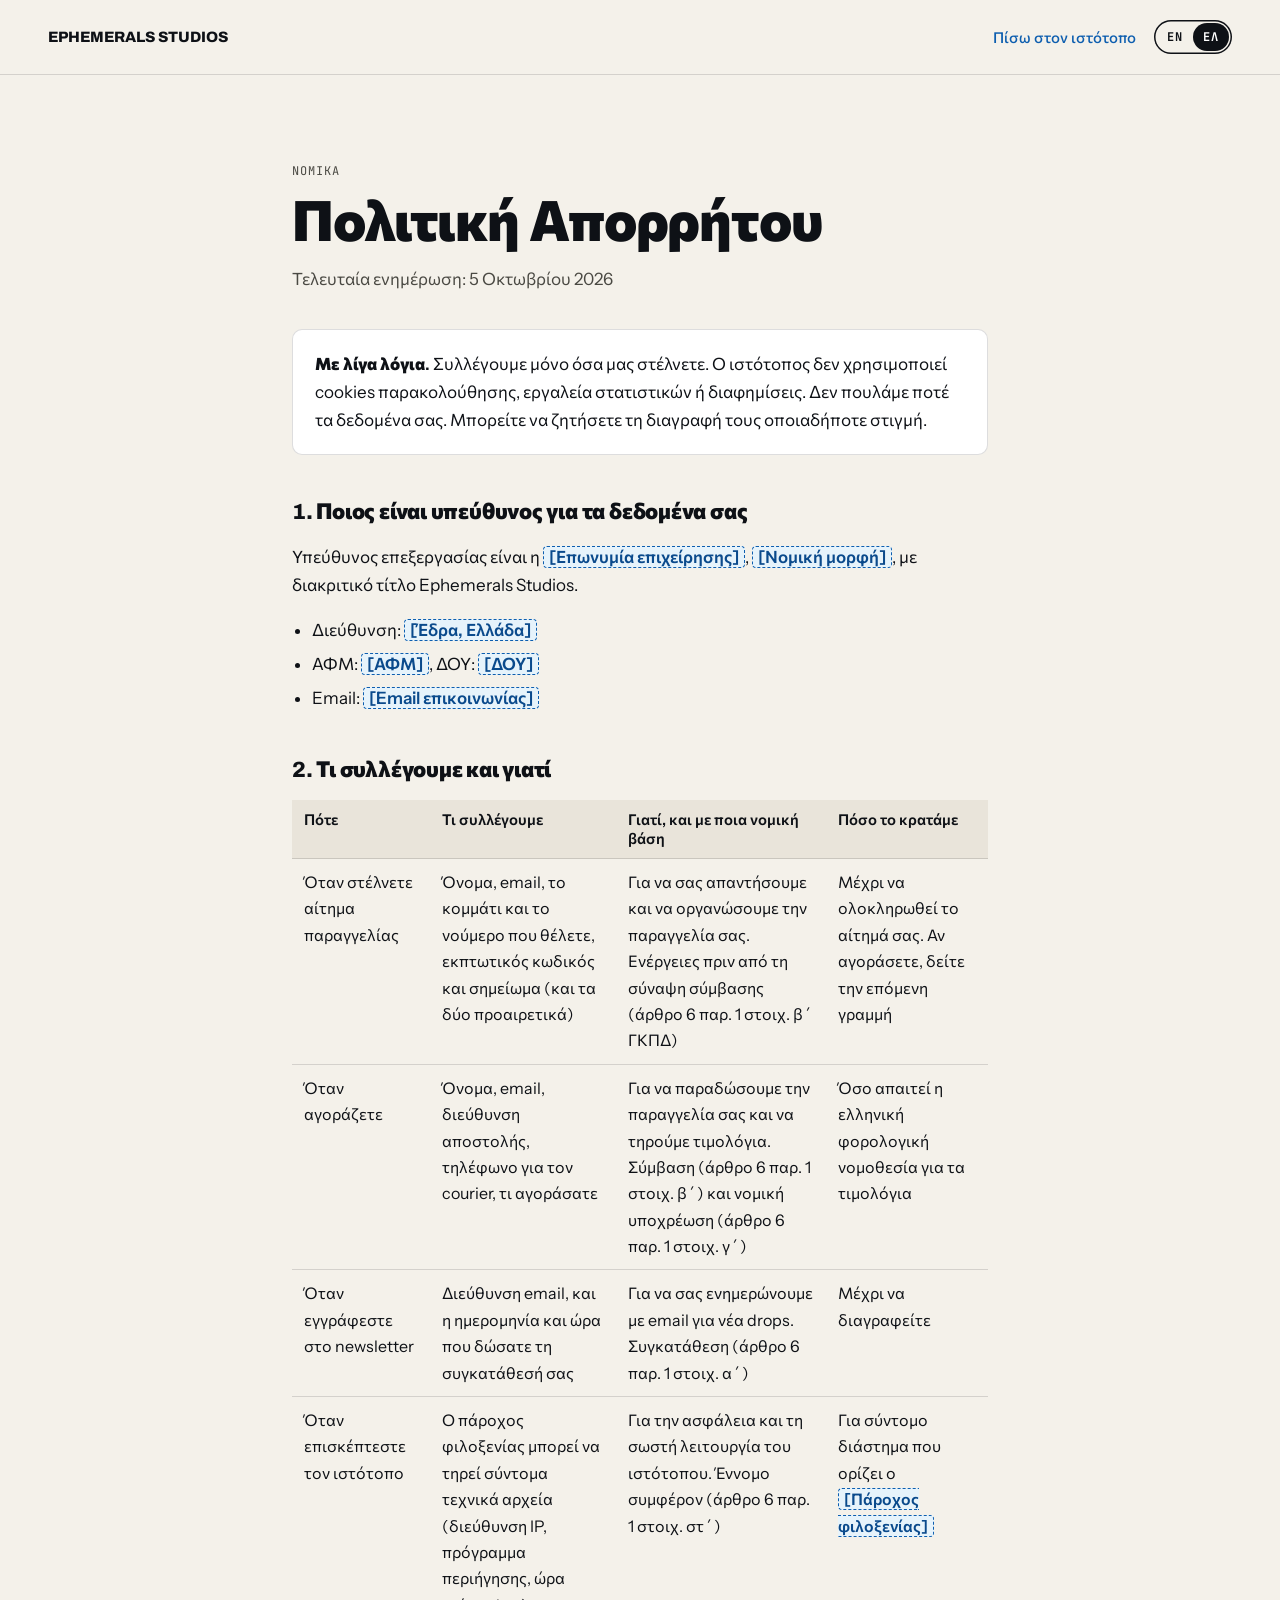
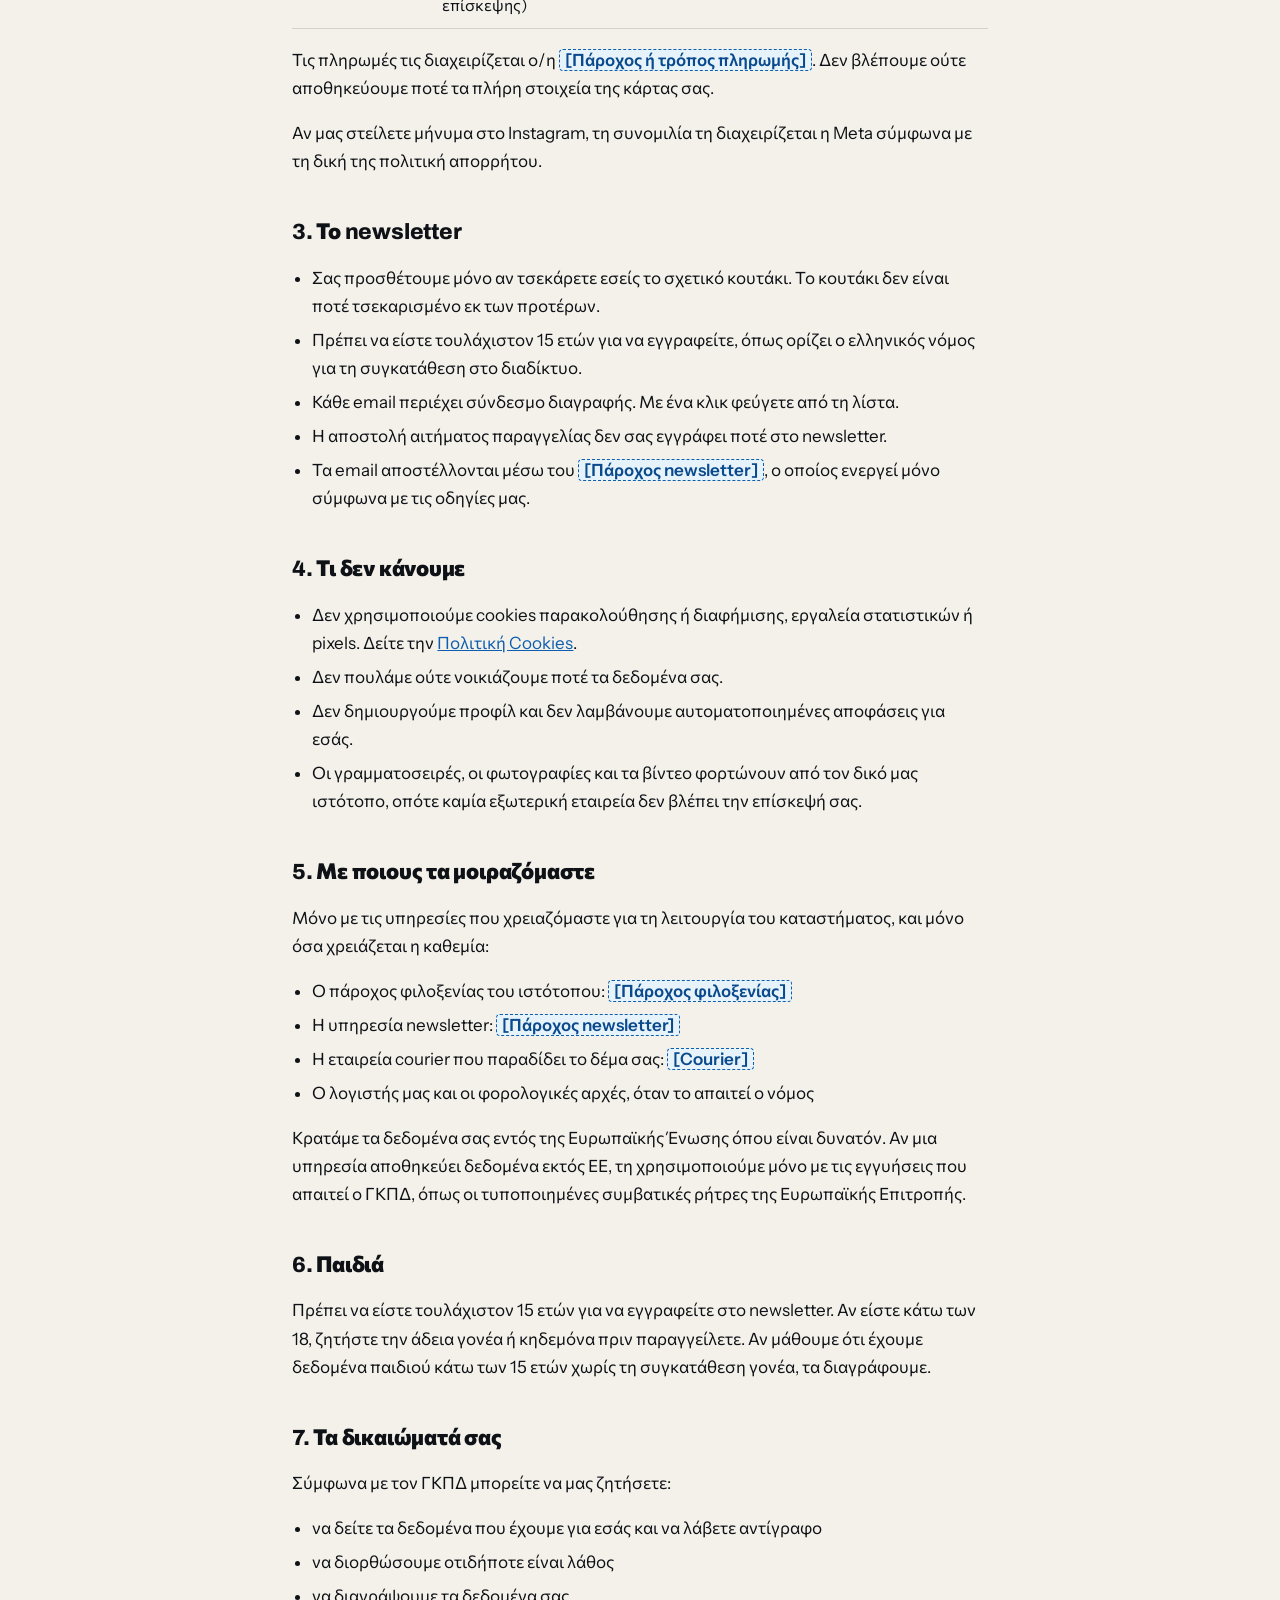
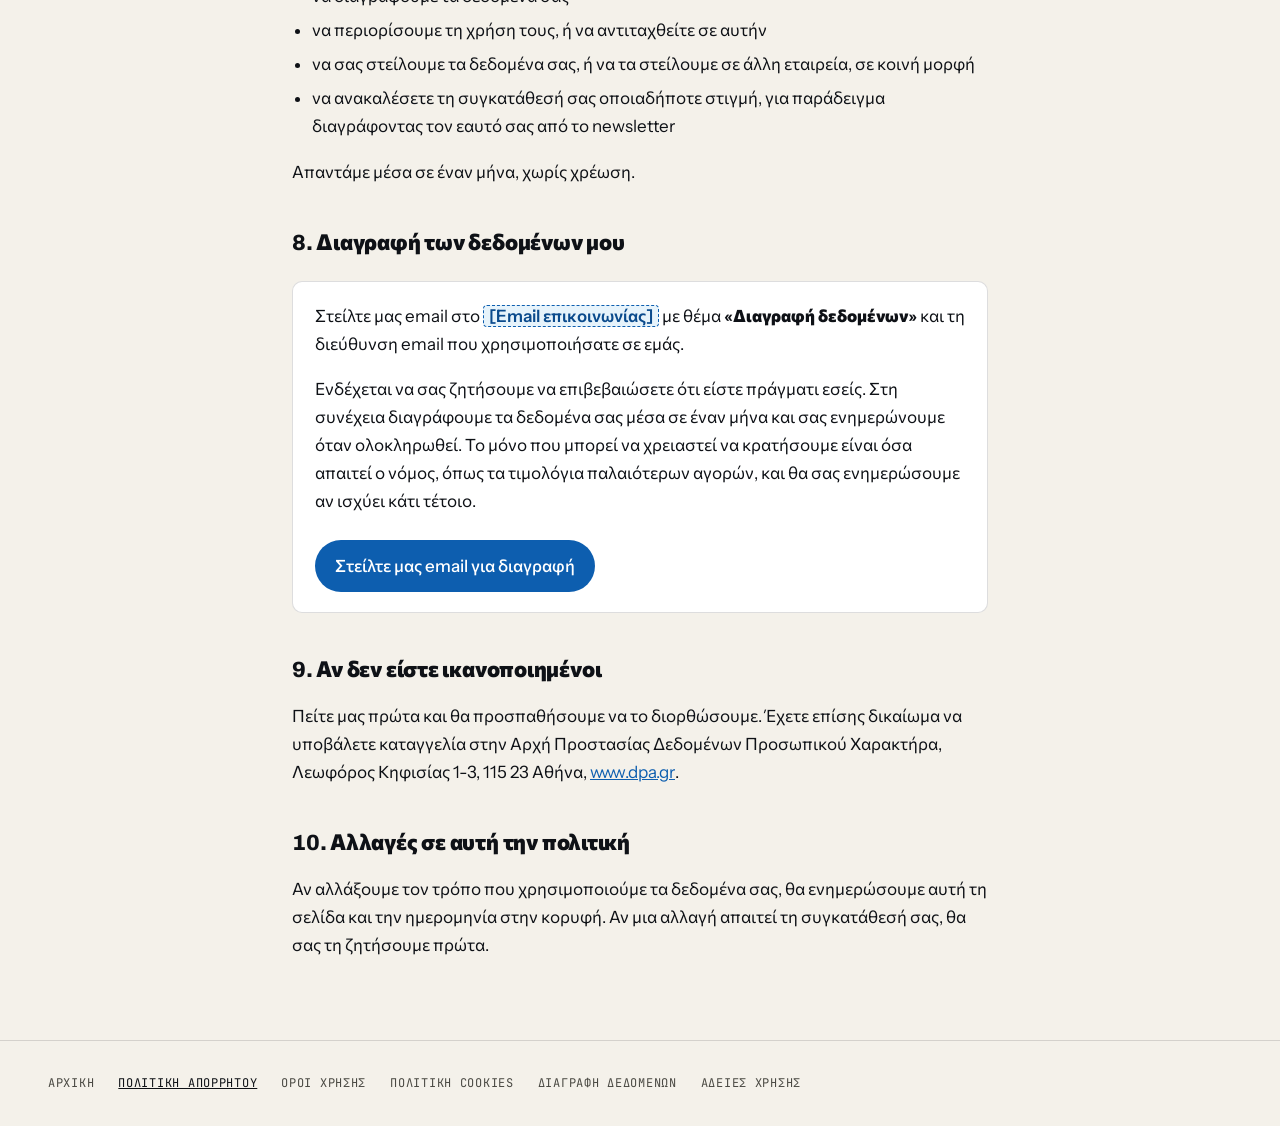
<file: el/privacy.html>
<!doctype html>
<html lang="el">
<head>
<meta charset="utf-8">
<meta name="viewport" content="width=device-width, initial-scale=1">
<title>Πολιτική Απορρήτου · Ephemerals Studios</title>
<meta name="description" content="Πώς η Ephemerals Studios διαχειρίζεται τα προσωπικά σας δεδομένα.">
<meta name="theme-color" content="#F4F1EA">
<meta name="robots" content="noindex, nofollow"><!-- TEST LINK: remove at the real launch -->
<link rel="alternate" hreflang="en" href="../privacy.html">
<link rel="alternate" hreflang="el" href="privacy.html">
<link rel="icon" href="data:image/svg+xml,%3Csvg xmlns='http://www.w3.org/2000/svg' viewBox='0 0 64 64'%3E%3Ccircle cx='32' cy='32' r='31' fill='%230D5EAF'/%3E%3Ctext x='32' y='43' font-family='Arial Black,Arial' font-weight='900' font-size='30' text-anchor='middle' fill='%23FFFFFF'%3EE%3C/text%3E%3C/svg%3E">
<link rel="stylesheet" href="../assets/fonts.css">
<link rel="stylesheet" href="../assets/legal.css">
</head>
<body>
<a class="skip" href="#main">Μετάβαση στο περιεχόμενο</a>
<header><a class="wordmark" href="index.html">EPHEMERALS STUDIOS</a><div class="head-end"><a class="back" href="index.html">Πίσω στον ιστότοπο</a><div class="lang" role="group" aria-label="Γλώσσα"><a href="../privacy.html" lang="en" hreflang="en" aria-label="English">EN</a><a href="privacy.html" lang="el" hreflang="el" aria-current="page">ΕΛ</a></div></div></header>
<main id="main" tabindex="-1">
  <p class="kicker">Νομικά</p>
  <h1>Πολιτική Απορρήτου</h1>
  <p class="updated">Τελευταία ενημέρωση: 5 Οκτωβρίου 2026</p>

  <div class="box">
    <p><strong>Με λίγα λόγια.</strong> Συλλέγουμε μόνο όσα μας στέλνετε. Ο ιστότοπος δεν χρησιμοποιεί cookies παρακολούθησης, εργαλεία στατιστικών ή διαφημίσεις. Δεν πουλάμε ποτέ τα δεδομένα σας. Μπορείτε να ζητήσετε τη διαγραφή τους οποιαδήποτε στιγμή.</p>
  </div>

  <h2 id="who">1. Ποιος είναι υπεύθυνος για τα δεδομένα σας</h2>
  <p>Υπεύθυνος επεξεργασίας είναι η <span class="ph">[Επωνυμία επιχείρησης]</span>, <span class="ph">[Νομική μορφή]</span>, με διακριτικό τίτλο Ephemerals Studios.</p>
  <ul>
    <li>Διεύθυνση: <span class="ph">[Έδρα, Ελλάδα]</span></li>
    <li>ΑΦΜ: <span class="ph">[ΑΦΜ]</span>, ΔΟΥ: <span class="ph">[ΔΟΥ]</span></li>
    <li>Email: <span class="ph">[Email επικοινωνίας]</span></li>
  </ul>

  <h2 id="what">2. Τι συλλέγουμε και γιατί</h2>
  <table>
    <thead><tr><th scope="col">Πότε</th><th scope="col">Τι συλλέγουμε</th><th scope="col">Γιατί, και με ποια νομική βάση</th><th scope="col">Πόσο το κρατάμε</th></tr></thead>
    <tbody>
      <tr><td>Όταν στέλνετε αίτημα παραγγελίας</td><td>Όνομα, email, το κομμάτι και το νούμερο που θέλετε, εκπτωτικός κωδικός και σημείωμα (και τα δύο προαιρετικά)</td><td>Για να σας απαντήσουμε και να οργανώσουμε την παραγγελία σας. Ενέργειες πριν από τη σύναψη σύμβασης (άρθρο 6 παρ. 1 στοιχ. β΄ ΓΚΠΔ)</td><td>Μέχρι να ολοκληρωθεί το αίτημά σας. Αν αγοράσετε, δείτε την επόμενη γραμμή</td></tr>
      <tr><td>Όταν αγοράζετε</td><td>Όνομα, email, διεύθυνση αποστολής, τηλέφωνο για τον courier, τι αγοράσατε</td><td>Για να παραδώσουμε την παραγγελία σας και να τηρούμε τιμολόγια. Σύμβαση (άρθρο 6 παρ. 1 στοιχ. β΄) και νομική υποχρέωση (άρθρο 6 παρ. 1 στοιχ. γ΄)</td><td>Όσο απαιτεί η ελληνική φορολογική νομοθεσία για τα τιμολόγια</td></tr>
      <tr><td>Όταν εγγράφεστε στο newsletter</td><td>Διεύθυνση email, και η ημερομηνία και ώρα που δώσατε τη συγκατάθεσή σας</td><td>Για να σας ενημερώνουμε με email για νέα drops. Συγκατάθεση (άρθρο 6 παρ. 1 στοιχ. α΄)</td><td>Μέχρι να διαγραφείτε</td></tr>
      <tr><td>Όταν επισκέπτεστε τον ιστότοπο</td><td>Ο πάροχος φιλοξενίας μπορεί να τηρεί σύντομα τεχνικά αρχεία (διεύθυνση IP, πρόγραμμα περιήγησης, ώρα επίσκεψης)</td><td>Για την ασφάλεια και τη σωστή λειτουργία του ιστότοπου. Έννομο συμφέρον (άρθρο 6 παρ. 1 στοιχ. στ΄)</td><td>Για σύντομο διάστημα που ορίζει ο <span class="ph">[Πάροχος φιλοξενίας]</span></td></tr>
    </tbody>
  </table>
  <p>Τις πληρωμές τις διαχειρίζεται ο/η <span class="ph">[Πάροχος ή τρόπος πληρωμής]</span>. Δεν βλέπουμε ούτε αποθηκεύουμε ποτέ τα πλήρη στοιχεία της κάρτας σας.</p>
  <p>Αν μας στείλετε μήνυμα στο Instagram, τη συνομιλία τη διαχειρίζεται η Meta σύμφωνα με τη δική της πολιτική απορρήτου.</p>

  <h2 id="newsletter">3. Το newsletter</h2>
  <ul>
    <li>Σας προσθέτουμε μόνο αν τσεκάρετε εσείς το σχετικό κουτάκι. Το κουτάκι δεν είναι ποτέ τσεκαρισμένο εκ των προτέρων.</li>
    <li>Πρέπει να είστε τουλάχιστον 15 ετών για να εγγραφείτε, όπως ορίζει ο ελληνικός νόμος για τη συγκατάθεση στο διαδίκτυο.</li>
    <li>Κάθε email περιέχει σύνδεσμο διαγραφής. Με ένα κλικ φεύγετε από τη λίστα.</li>
    <li>Η αποστολή αιτήματος παραγγελίας δεν σας εγγράφει ποτέ στο newsletter.</li>
    <li>Τα email αποστέλλονται μέσω του <span class="ph">[Πάροχος newsletter]</span>, ο οποίος ενεργεί μόνο σύμφωνα με τις οδηγίες μας.</li>
  </ul>

  <h2 id="dont">4. Τι δεν κάνουμε</h2>
  <ul>
    <li>Δεν χρησιμοποιούμε cookies παρακολούθησης ή διαφήμισης, εργαλεία στατιστικών ή pixels. Δείτε την <a href="cookies.html">Πολιτική Cookies</a>.</li>
    <li>Δεν πουλάμε ούτε νοικιάζουμε ποτέ τα δεδομένα σας.</li>
    <li>Δεν δημιουργούμε προφίλ και δεν λαμβάνουμε αυτοματοποιημένες αποφάσεις για εσάς.</li>
    <li>Οι γραμματοσειρές, οι φωτογραφίες και τα βίντεο φορτώνουν από τον δικό μας ιστότοπο, οπότε καμία εξωτερική εταιρεία δεν βλέπει την επίσκεψή σας.</li>
  </ul>

  <h2 id="share">5. Με ποιους τα μοιραζόμαστε</h2>
  <p>Μόνο με τις υπηρεσίες που χρειαζόμαστε για τη λειτουργία του καταστήματος, και μόνο όσα χρειάζεται η καθεμία:</p>
  <ul>
    <li>Ο πάροχος φιλοξενίας του ιστότοπου: <span class="ph">[Πάροχος φιλοξενίας]</span></li>
    <li>Η υπηρεσία newsletter: <span class="ph">[Πάροχος newsletter]</span></li>
    <li>Η εταιρεία courier που παραδίδει το δέμα σας: <span class="ph">[Courier]</span></li>
    <li>Ο λογιστής μας και οι φορολογικές αρχές, όταν το απαιτεί ο νόμος</li>
  </ul>
  <p>Κρατάμε τα δεδομένα σας εντός της Ευρωπαϊκής Ένωσης όπου είναι δυνατόν. Αν μια υπηρεσία αποθηκεύει δεδομένα εκτός ΕΕ, τη χρησιμοποιούμε μόνο με τις εγγυήσεις που απαιτεί ο ΓΚΠΔ, όπως οι τυποποιημένες συμβατικές ρήτρες της Ευρωπαϊκής Επιτροπής.</p>

  <h2 id="children">6. Παιδιά</h2>
  <p>Πρέπει να είστε τουλάχιστον 15 ετών για να εγγραφείτε στο newsletter. Αν είστε κάτω των 18, ζητήστε την άδεια γονέα ή κηδεμόνα πριν παραγγείλετε. Αν μάθουμε ότι έχουμε δεδομένα παιδιού κάτω των 15 ετών χωρίς τη συγκατάθεση γονέα, τα διαγράφουμε.</p>

  <h2 id="rights">7. Τα δικαιώματά σας</h2>
  <p>Σύμφωνα με τον ΓΚΠΔ μπορείτε να μας ζητήσετε:</p>
  <ul>
    <li>να δείτε τα δεδομένα που έχουμε για εσάς και να λάβετε αντίγραφο</li>
    <li>να διορθώσουμε οτιδήποτε είναι λάθος</li>
    <li>να διαγράψουμε τα δεδομένα σας</li>
    <li>να περιορίσουμε τη χρήση τους, ή να αντιταχθείτε σε αυτήν</li>
    <li>να σας στείλουμε τα δεδομένα σας, ή να τα στείλουμε σε άλλη εταιρεία, σε κοινή μορφή</li>
    <li>να ανακαλέσετε τη συγκατάθεσή σας οποιαδήποτε στιγμή, για παράδειγμα διαγράφοντας τον εαυτό σας από το newsletter</li>
  </ul>
  <p>Απαντάμε μέσα σε έναν μήνα, χωρίς χρέωση.</p>

  <h2 id="deletion">8. Διαγραφή των δεδομένων μου</h2>
  <div class="box">
    <p>Στείλτε μας email στο <span class="ph">[Email επικοινωνίας]</span> με θέμα <strong>«Διαγραφή δεδομένων»</strong> και τη διεύθυνση email που χρησιμοποιήσατε σε εμάς.</p>
    <p>Ενδέχεται να σας ζητήσουμε να επιβεβαιώσετε ότι είστε πράγματι εσείς. Στη συνέχεια διαγράφουμε τα δεδομένα σας μέσα σε έναν μήνα και σας ενημερώνουμε όταν ολοκληρωθεί. Το μόνο που μπορεί να χρειαστεί να κρατήσουμε είναι όσα απαιτεί ο νόμος, όπως τα τιμολόγια παλαιότερων αγορών, και θα σας ενημερώσουμε αν ισχύει κάτι τέτοιο.</p>
    <p><a class="btn" href="mailto:YOUR-EMAIL-HERE?subject=%CE%94%CE%B9%CE%B1%CE%B3%CF%81%CE%B1%CF%86%CE%AE%20%CE%B4%CE%B5%CE%B4%CE%BF%CE%BC%CE%AD%CE%BD%CF%89%CE%BD">Στείλτε μας email για διαγραφή</a></p>
  </div>

  <h2 id="complain">9. Αν δεν είστε ικανοποιημένοι</h2>
  <p>Πείτε μας πρώτα και θα προσπαθήσουμε να το διορθώσουμε. Έχετε επίσης δικαίωμα να υποβάλετε καταγγελία στην Αρχή Προστασίας Δεδομένων Προσωπικού Χαρακτήρα, Λεωφόρος Κηφισίας 1-3, 115 23 Αθήνα, <a href="https://www.dpa.gr" target="_blank" rel="noopener">www.dpa.gr<span class="vh"> (ανοίγει σε νέα καρτέλα)</span></a>.</p>

  <h2 id="changes">10. Αλλαγές σε αυτή την πολιτική</h2>
  <p>Αν αλλάξουμε τον τρόπο που χρησιμοποιούμε τα δεδομένα σας, θα ενημερώσουμε αυτή τη σελίδα και την ημερομηνία στην κορυφή. Αν μια αλλαγή απαιτεί τη συγκατάθεσή σας, θα σας τη ζητήσουμε πρώτα.</p>
</main>
<footer aria-label="Νομικά">
  <a href="index.html">Αρχική</a><a href="privacy.html" aria-current="page">Πολιτική απορρήτου</a><a href="terms.html">Όροι χρήσης</a><a href="cookies.html">Πολιτική cookies</a><a href="privacy.html#deletion">Διαγραφή δεδομένων</a><a href="licenses.html">Άδειες χρήσης</a>
</footer>
</body>
</html>
</file>
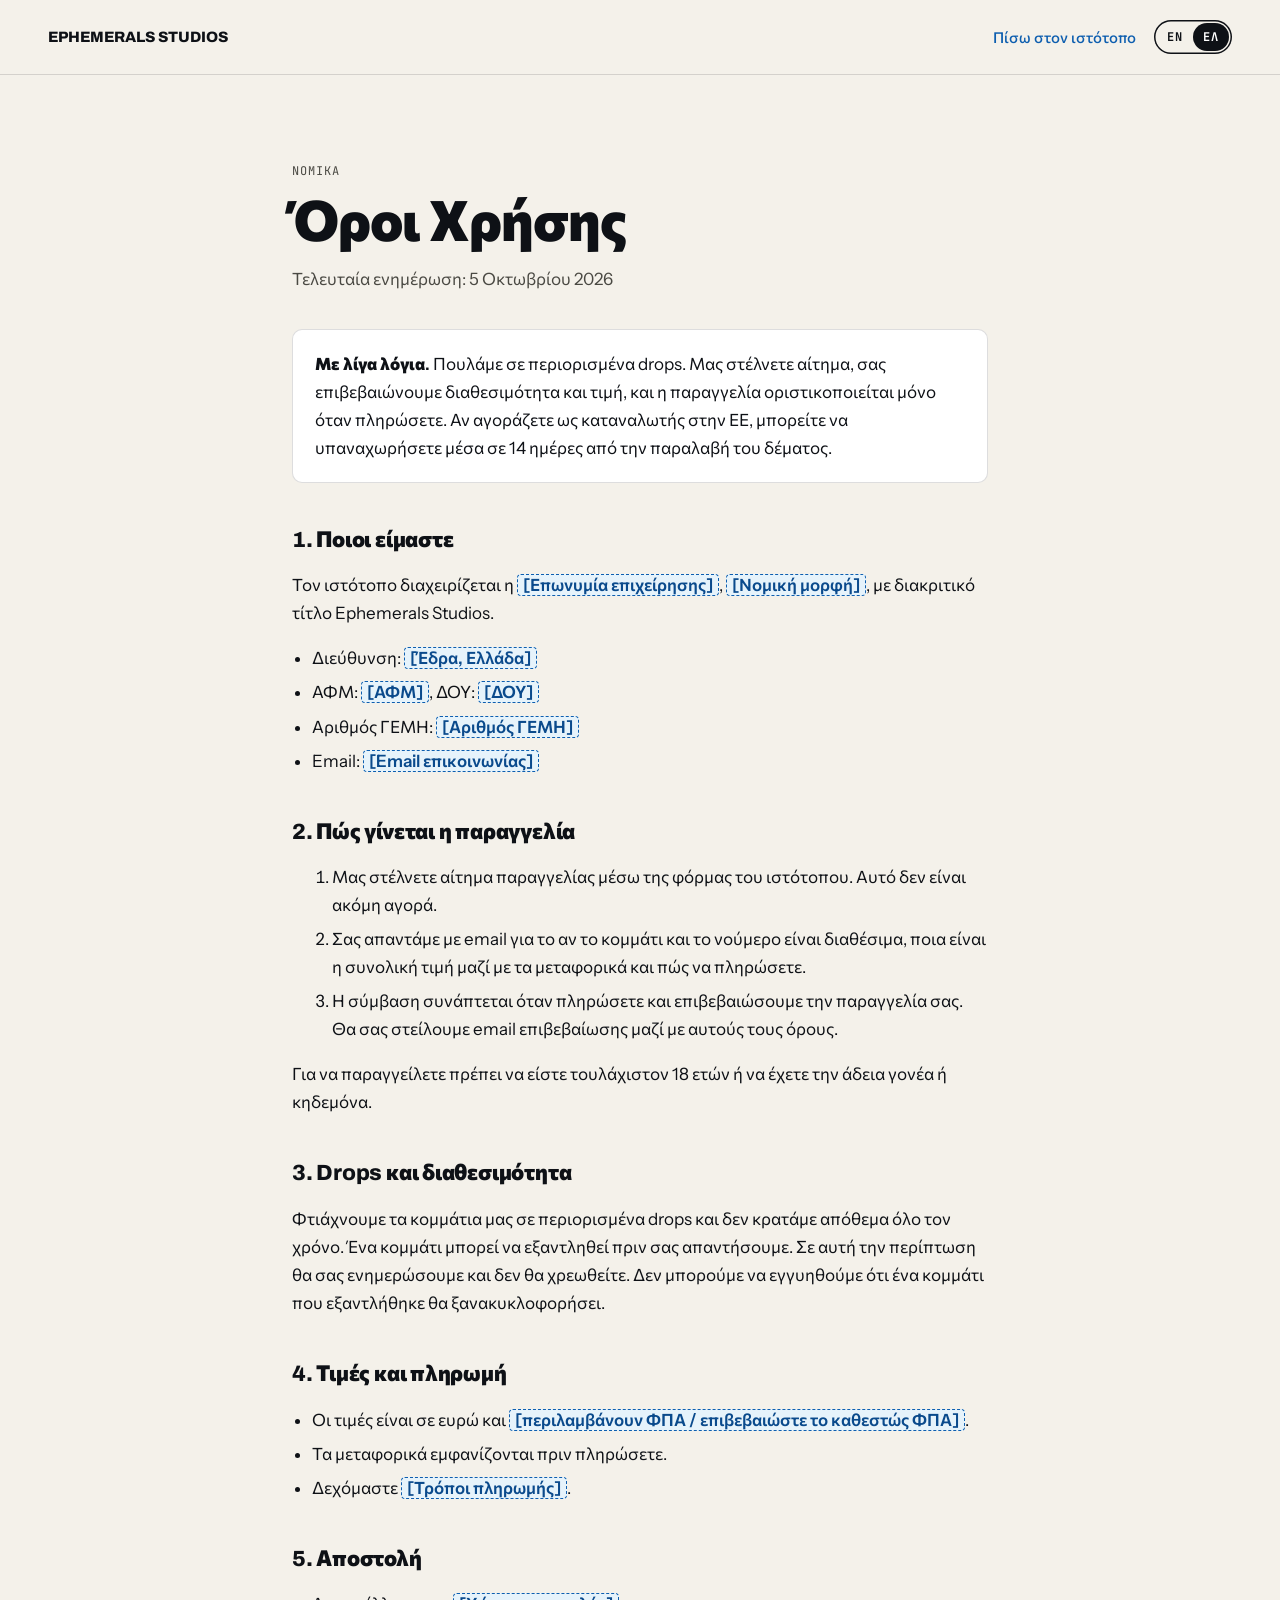
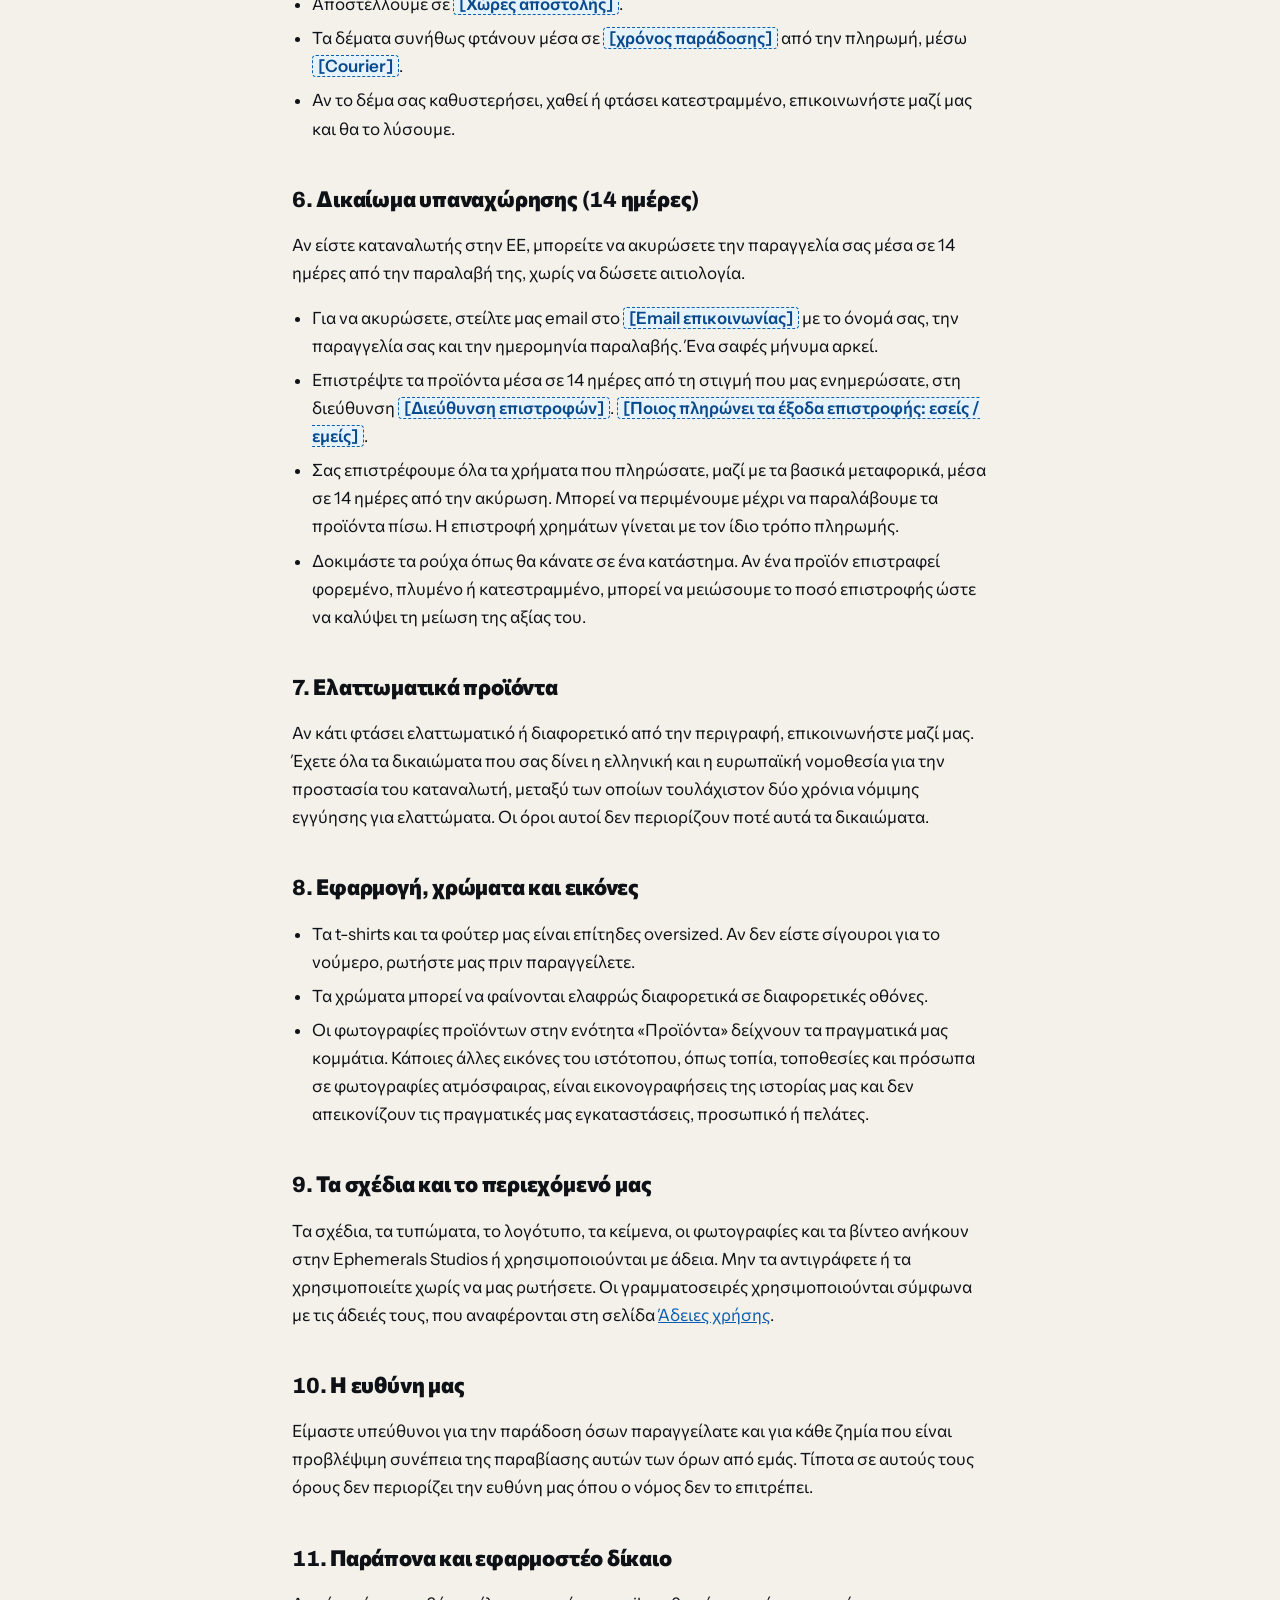
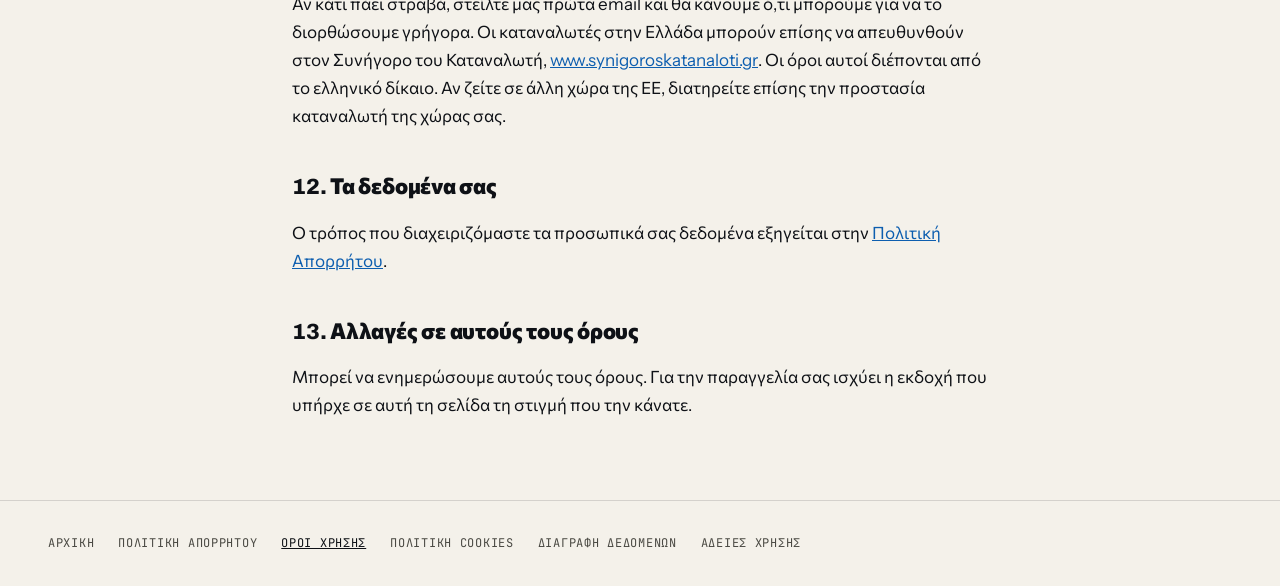
<file: el/terms.html>
<!doctype html>
<html lang="el">
<head>
<meta charset="utf-8">
<meta name="viewport" content="width=device-width, initial-scale=1">
<title>Όροι Χρήσης · Ephemerals Studios</title>
<meta name="description" content="Οι όροι για τις παραγγελίες από την Ephemerals Studios.">
<meta name="theme-color" content="#F4F1EA">
<meta name="robots" content="noindex, nofollow"><!-- TEST LINK: remove at the real launch -->
<link rel="alternate" hreflang="en" href="../terms.html">
<link rel="alternate" hreflang="el" href="terms.html">
<link rel="icon" href="data:image/svg+xml,%3Csvg xmlns='http://www.w3.org/2000/svg' viewBox='0 0 64 64'%3E%3Ccircle cx='32' cy='32' r='31' fill='%230D5EAF'/%3E%3Ctext x='32' y='43' font-family='Arial Black,Arial' font-weight='900' font-size='30' text-anchor='middle' fill='%23FFFFFF'%3EE%3C/text%3E%3C/svg%3E">
<link rel="stylesheet" href="../assets/fonts.css">
<link rel="stylesheet" href="../assets/legal.css">
</head>
<body>
<a class="skip" href="#main">Μετάβαση στο περιεχόμενο</a>
<header><a class="wordmark" href="index.html">EPHEMERALS STUDIOS</a><div class="head-end"><a class="back" href="index.html">Πίσω στον ιστότοπο</a><div class="lang" role="group" aria-label="Γλώσσα"><a href="../terms.html" lang="en" hreflang="en" aria-label="English">EN</a><a href="terms.html" lang="el" hreflang="el" aria-current="page">ΕΛ</a></div></div></header>
<main id="main" tabindex="-1">
  <p class="kicker">Νομικά</p>
  <h1>Όροι Χρήσης</h1>
  <p class="updated">Τελευταία ενημέρωση: 5 Οκτωβρίου 2026</p>

  <div class="box">
    <p><strong>Με λίγα λόγια.</strong> Πουλάμε σε περιορισμένα drops. Μας στέλνετε αίτημα, σας επιβεβαιώνουμε διαθεσιμότητα και τιμή, και η παραγγελία οριστικοποιείται μόνο όταν πληρώσετε. Αν αγοράζετε ως καταναλωτής στην ΕΕ, μπορείτε να υπαναχωρήσετε μέσα σε 14 ημέρες από την παραλαβή του δέματος.</p>
  </div>

  <h2 id="who">1. Ποιοι είμαστε</h2>
  <p>Τον ιστότοπο διαχειρίζεται η <span class="ph">[Επωνυμία επιχείρησης]</span>, <span class="ph">[Νομική μορφή]</span>, με διακριτικό τίτλο Ephemerals Studios.</p>
  <ul>
    <li>Διεύθυνση: <span class="ph">[Έδρα, Ελλάδα]</span></li>
    <li>ΑΦΜ: <span class="ph">[ΑΦΜ]</span>, ΔΟΥ: <span class="ph">[ΔΟΥ]</span></li>
    <li>Αριθμός ΓΕΜΗ: <span class="ph">[Αριθμός ΓΕΜΗ]</span></li>
    <li>Email: <span class="ph">[Email επικοινωνίας]</span></li>
  </ul>

  <h2 id="ordering">2. Πώς γίνεται η παραγγελία</h2>
  <ol>
    <li>Μας στέλνετε αίτημα παραγγελίας μέσω της φόρμας του ιστότοπου. Αυτό δεν είναι ακόμη αγορά.</li>
    <li>Σας απαντάμε με email για το αν το κομμάτι και το νούμερο είναι διαθέσιμα, ποια είναι η συνολική τιμή μαζί με τα μεταφορικά και πώς να πληρώσετε.</li>
    <li>Η σύμβαση συνάπτεται όταν πληρώσετε και επιβεβαιώσουμε την παραγγελία σας. Θα σας στείλουμε email επιβεβαίωσης μαζί με αυτούς τους όρους.</li>
  </ol>
  <p>Για να παραγγείλετε πρέπει να είστε τουλάχιστον 18 ετών ή να έχετε την άδεια γονέα ή κηδεμόνα.</p>

  <h2 id="drops">3. Drops και διαθεσιμότητα</h2>
  <p>Φτιάχνουμε τα κομμάτια μας σε περιορισμένα drops και δεν κρατάμε απόθεμα όλο τον χρόνο. Ένα κομμάτι μπορεί να εξαντληθεί πριν σας απαντήσουμε. Σε αυτή την περίπτωση θα σας ενημερώσουμε και δεν θα χρεωθείτε. Δεν μπορούμε να εγγυηθούμε ότι ένα κομμάτι που εξαντλήθηκε θα ξανακυκλοφορήσει.</p>

  <h2 id="prices">4. Τιμές και πληρωμή</h2>
  <ul>
    <li>Οι τιμές είναι σε ευρώ και <span class="ph">[περιλαμβάνουν ΦΠΑ / επιβεβαιώστε το καθεστώς ΦΠΑ]</span>.</li>
    <li>Τα μεταφορικά εμφανίζονται πριν πληρώσετε.</li>
    <li>Δεχόμαστε <span class="ph">[Τρόποι πληρωμής]</span>.</li>
  </ul>

  <h2 id="delivery">5. Αποστολή</h2>
  <ul>
    <li>Αποστέλλουμε σε <span class="ph">[Χώρες αποστολής]</span>.</li>
    <li>Τα δέματα συνήθως φτάνουν μέσα σε <span class="ph">[χρόνος παράδοσης]</span> από την πληρωμή, μέσω <span class="ph">[Courier]</span>.</li>
    <li>Αν το δέμα σας καθυστερήσει, χαθεί ή φτάσει κατεστραμμένο, επικοινωνήστε μαζί μας και θα το λύσουμε.</li>
  </ul>

  <h2 id="withdrawal">6. Δικαίωμα υπαναχώρησης (14 ημέρες)</h2>
  <p>Αν είστε καταναλωτής στην ΕΕ, μπορείτε να ακυρώσετε την παραγγελία σας μέσα σε 14 ημέρες από την παραλαβή της, χωρίς να δώσετε αιτιολογία.</p>
  <ul>
    <li>Για να ακυρώσετε, στείλτε μας email στο <span class="ph">[Email επικοινωνίας]</span> με το όνομά σας, την παραγγελία σας και την ημερομηνία παραλαβής. Ένα σαφές μήνυμα αρκεί.</li>
    <li>Επιστρέψτε τα προϊόντα μέσα σε 14 ημέρες από τη στιγμή που μας ενημερώσατε, στη διεύθυνση <span class="ph">[Διεύθυνση επιστροφών]</span>. <span class="ph">[Ποιος πληρώνει τα έξοδα επιστροφής: εσείς / εμείς]</span>.</li>
    <li>Σας επιστρέφουμε όλα τα χρήματα που πληρώσατε, μαζί με τα βασικά μεταφορικά, μέσα σε 14 ημέρες από την ακύρωση. Μπορεί να περιμένουμε μέχρι να παραλάβουμε τα προϊόντα πίσω. Η επιστροφή χρημάτων γίνεται με τον ίδιο τρόπο πληρωμής.</li>
    <li>Δοκιμάστε τα ρούχα όπως θα κάνατε σε ένα κατάστημα. Αν ένα προϊόν επιστραφεί φορεμένο, πλυμένο ή κατεστραμμένο, μπορεί να μειώσουμε το ποσό επιστροφής ώστε να καλύψει τη μείωση της αξίας του.</li>
  </ul>

  <h2 id="faulty">7. Ελαττωματικά προϊόντα</h2>
  <p>Αν κάτι φτάσει ελαττωματικό ή διαφορετικό από την περιγραφή, επικοινωνήστε μαζί μας. Έχετε όλα τα δικαιώματα που σας δίνει η ελληνική και η ευρωπαϊκή νομοθεσία για την προστασία του καταναλωτή, μεταξύ των οποίων τουλάχιστον δύο χρόνια νόμιμης εγγύησης για ελαττώματα. Οι όροι αυτοί δεν περιορίζουν ποτέ αυτά τα δικαιώματα.</p>

  <h2 id="fit">8. Εφαρμογή, χρώματα και εικόνες</h2>
  <ul>
    <li>Τα t-shirts και τα φούτερ μας είναι επίτηδες oversized. Αν δεν είστε σίγουροι για το νούμερο, ρωτήστε μας πριν παραγγείλετε.</li>
    <li>Τα χρώματα μπορεί να φαίνονται ελαφρώς διαφορετικά σε διαφορετικές οθόνες.</li>
    <li>Οι φωτογραφίες προϊόντων στην ενότητα «Προϊόντα» δείχνουν τα πραγματικά μας κομμάτια. Κάποιες άλλες εικόνες του ιστότοπου, όπως τοπία, τοποθεσίες και πρόσωπα σε φωτογραφίες ατμόσφαιρας, είναι εικονογραφήσεις της ιστορίας μας και δεν απεικονίζουν τις πραγματικές μας εγκαταστάσεις, προσωπικό ή πελάτες.</li>
  </ul>

  <h2 id="ip">9. Τα σχέδια και το περιεχόμενό μας</h2>
  <p>Τα σχέδια, τα τυπώματα, το λογότυπο, τα κείμενα, οι φωτογραφίες και τα βίντεο ανήκουν στην Ephemerals Studios ή χρησιμοποιούνται με άδεια. Μην τα αντιγράφετε ή τα χρησιμοποιείτε χωρίς να μας ρωτήσετε. Οι γραμματοσειρές χρησιμοποιούνται σύμφωνα με τις άδειές τους, που αναφέρονται στη σελίδα <a href="licenses.html">Άδειες χρήσης</a>.</p>

  <h2 id="liability">10. Η ευθύνη μας</h2>
  <p>Είμαστε υπεύθυνοι για την παράδοση όσων παραγγείλατε και για κάθε ζημία που είναι προβλέψιμη συνέπεια της παραβίασης αυτών των όρων από εμάς. Τίποτα σε αυτούς τους όρους δεν περιορίζει την ευθύνη μας όπου ο νόμος δεν το επιτρέπει.</p>

  <h2 id="complaints">11. Παράπονα και εφαρμοστέο δίκαιο</h2>
  <p>Αν κάτι πάει στραβά, στείλτε μας πρώτα email και θα κάνουμε ό,τι μπορούμε για να το διορθώσουμε γρήγορα. Οι καταναλωτές στην Ελλάδα μπορούν επίσης να απευθυνθούν στον Συνήγορο του Καταναλωτή, <a href="https://www.synigoroskatanaloti.gr" target="_blank" rel="noopener">www.synigoroskatanaloti.gr<span class="vh"> (ανοίγει σε νέα καρτέλα)</span></a>. Οι όροι αυτοί διέπονται από το ελληνικό δίκαιο. Αν ζείτε σε άλλη χώρα της ΕΕ, διατηρείτε επίσης την προστασία καταναλωτή της χώρας σας.</p>

  <h2 id="privacy">12. Τα δεδομένα σας</h2>
  <p>Ο τρόπος που διαχειριζόμαστε τα προσωπικά σας δεδομένα εξηγείται στην <a href="privacy.html">Πολιτική Απορρήτου</a>.</p>

  <h2 id="changes">13. Αλλαγές σε αυτούς τους όρους</h2>
  <p>Μπορεί να ενημερώσουμε αυτούς τους όρους. Για την παραγγελία σας ισχύει η εκδοχή που υπήρχε σε αυτή τη σελίδα τη στιγμή που την κάνατε.</p>
</main>
<footer aria-label="Νομικά">
  <a href="index.html">Αρχική</a><a href="privacy.html">Πολιτική απορρήτου</a><a href="terms.html" aria-current="page">Όροι χρήσης</a><a href="cookies.html">Πολιτική cookies</a><a href="privacy.html#deletion">Διαγραφή δεδομένων</a><a href="licenses.html">Άδειες χρήσης</a>
</footer>
</body>
</html>
</file>
<file: assets/fonts.css>
/* Self-hosted fonts, all under the SIL Open Font License 1.1 (see licenses.html). The opener name is custom SVG lettering, not a font. */
/* latin-ext */
@font-face {
  font-family: 'Archivo';
  font-style: normal;
  font-weight: 500;
  font-stretch: 100%;
  font-display: swap;
  src: url(fonts/Archivo-latin-ext.woff2) format('woff2');
  unicode-range: U+0100-02BA, U+02BD-02C5, U+02C7-02CC, U+02CE-02D7, U+02DD-02FF, U+0304, U+0308, U+0329, U+1D00-1DBF, U+1E00-1E9F, U+1EF2-1EFF, U+2020, U+20A0-20AB, U+20AD-20C0, U+2113, U+2C60-2C7F, U+A720-A7FF;
}
/* latin */
@font-face {
  font-family: 'Archivo';
  font-style: normal;
  font-weight: 500;
  font-stretch: 100%;
  font-display: swap;
  src: url(fonts/Archivo-latin.woff2) format('woff2');
  unicode-range: U+0000-00FF, U+0131, U+0152-0153, U+02BB-02BC, U+02C6, U+02DA, U+02DC, U+0304, U+0308, U+0329, U+2000-206F, U+20AC, U+2122, U+2191, U+2193, U+2212, U+2215, U+FEFF, U+FFFD;
}
/* latin-ext */
@font-face {
  font-family: 'Archivo';
  font-style: normal;
  font-weight: 800;
  font-stretch: 100%;
  font-display: swap;
  src: url(fonts/Archivo-latin-ext.woff2) format('woff2');
  unicode-range: U+0100-02BA, U+02BD-02C5, U+02C7-02CC, U+02CE-02D7, U+02DD-02FF, U+0304, U+0308, U+0329, U+1D00-1DBF, U+1E00-1E9F, U+1EF2-1EFF, U+2020, U+20A0-20AB, U+20AD-20C0, U+2113, U+2C60-2C7F, U+A720-A7FF;
}
/* latin */
@font-face {
  font-family: 'Archivo';
  font-style: normal;
  font-weight: 800;
  font-stretch: 100%;
  font-display: swap;
  src: url(fonts/Archivo-latin.woff2) format('woff2');
  unicode-range: U+0000-00FF, U+0131, U+0152-0153, U+02BB-02BC, U+02C6, U+02DA, U+02DC, U+0304, U+0308, U+0329, U+2000-206F, U+20AC, U+2122, U+2191, U+2193, U+2212, U+2215, U+FEFF, U+FFFD;
}
/* greek */
@font-face {
  font-family: 'GFS Didot';
  font-style: normal;
  font-weight: 400;
  font-display: swap;
  src: url(fonts/GFSDidot-greek.woff2) format('woff2');
  unicode-range: U+0370-0377, U+037A-037F, U+0384-038A, U+038C, U+038E-03A1, U+03A3-03FF;
}
/* latin */
@font-face {
  font-family: 'GFS Didot';
  font-style: normal;
  font-weight: 400;
  font-display: swap;
  src: url(fonts/GFSDidot-latin.woff2) format('woff2');
  unicode-range: U+0000-00FF, U+0131, U+0152-0153, U+02BB-02BC, U+02C6, U+02DA, U+02DC, U+0304, U+0308, U+0329, U+2000-206F, U+20AC, U+2122, U+2191, U+2193, U+2212, U+2215, U+FEFF, U+FFFD;
}
/* latin-ext */
@font-face {
  font-family: 'Instrument Sans';
  font-style: normal;
  font-weight: 400;
  font-stretch: 100%;
  font-display: swap;
  src: url(fonts/InstrumentSans-latin-ext.woff2) format('woff2');
  unicode-range: U+0100-02BA, U+02BD-02C5, U+02C7-02CC, U+02CE-02D7, U+02DD-02FF, U+0304, U+0308, U+0329, U+1D00-1DBF, U+1E00-1E9F, U+1EF2-1EFF, U+2020, U+20A0-20AB, U+20AD-20C0, U+2113, U+2C60-2C7F, U+A720-A7FF;
}
/* latin */
@font-face {
  font-family: 'Instrument Sans';
  font-style: normal;
  font-weight: 400;
  font-stretch: 100%;
  font-display: swap;
  src: url(fonts/InstrumentSans-latin.woff2) format('woff2');
  unicode-range: U+0000-00FF, U+0131, U+0152-0153, U+02BB-02BC, U+02C6, U+02DA, U+02DC, U+0304, U+0308, U+0329, U+2000-206F, U+20AC, U+2122, U+2191, U+2193, U+2212, U+2215, U+FEFF, U+FFFD;
}
/* latin-ext */
@font-face {
  font-family: 'Instrument Sans';
  font-style: normal;
  font-weight: 500;
  font-stretch: 100%;
  font-display: swap;
  src: url(fonts/InstrumentSans-latin-ext.woff2) format('woff2');
  unicode-range: U+0100-02BA, U+02BD-02C5, U+02C7-02CC, U+02CE-02D7, U+02DD-02FF, U+0304, U+0308, U+0329, U+1D00-1DBF, U+1E00-1E9F, U+1EF2-1EFF, U+2020, U+20A0-20AB, U+20AD-20C0, U+2113, U+2C60-2C7F, U+A720-A7FF;
}
/* latin */
@font-face {
  font-family: 'Instrument Sans';
  font-style: normal;
  font-weight: 500;
  font-stretch: 100%;
  font-display: swap;
  src: url(fonts/InstrumentSans-latin.woff2) format('woff2');
  unicode-range: U+0000-00FF, U+0131, U+0152-0153, U+02BB-02BC, U+02C6, U+02DA, U+02DC, U+0304, U+0308, U+0329, U+2000-206F, U+20AC, U+2122, U+2191, U+2193, U+2212, U+2215, U+FEFF, U+FFFD;
}
/* latin-ext */
@font-face {
  font-family: 'Instrument Sans';
  font-style: normal;
  font-weight: 600;
  font-stretch: 100%;
  font-display: swap;
  src: url(fonts/InstrumentSans-latin-ext.woff2) format('woff2');
  unicode-range: U+0100-02BA, U+02BD-02C5, U+02C7-02CC, U+02CE-02D7, U+02DD-02FF, U+0304, U+0308, U+0329, U+1D00-1DBF, U+1E00-1E9F, U+1EF2-1EFF, U+2020, U+20A0-20AB, U+20AD-20C0, U+2113, U+2C60-2C7F, U+A720-A7FF;
}
/* latin */
@font-face {
  font-family: 'Instrument Sans';
  font-style: normal;
  font-weight: 600;
  font-stretch: 100%;
  font-display: swap;
  src: url(fonts/InstrumentSans-latin.woff2) format('woff2');
  unicode-range: U+0000-00FF, U+0131, U+0152-0153, U+02BB-02BC, U+02C6, U+02DA, U+02DC, U+0304, U+0308, U+0329, U+2000-206F, U+20AC, U+2122, U+2191, U+2193, U+2212, U+2215, U+FEFF, U+FFFD;
}
/* greek */
@font-face {
  font-family: 'JetBrains Mono';
  font-style: normal;
  font-weight: 400;
  font-display: swap;
  src: url(fonts/JetBrainsMono-greek.woff2) format('woff2');
  unicode-range: U+0370-0377, U+037A-037F, U+0384-038A, U+038C, U+038E-03A1, U+03A3-03FF;
}
/* latin-ext */
@font-face {
  font-family: 'JetBrains Mono';
  font-style: normal;
  font-weight: 400;
  font-display: swap;
  src: url(fonts/JetBrainsMono-latin-ext.woff2) format('woff2');
  unicode-range: U+0100-02BA, U+02BD-02C5, U+02C7-02CC, U+02CE-02D7, U+02DD-02FF, U+0304, U+0308, U+0329, U+1D00-1DBF, U+1E00-1E9F, U+1EF2-1EFF, U+2020, U+20A0-20AB, U+20AD-20C0, U+2113, U+2C60-2C7F, U+A720-A7FF;
}
/* latin */
@font-face {
  font-family: 'JetBrains Mono';
  font-style: normal;
  font-weight: 400;
  font-display: swap;
  src: url(fonts/JetBrainsMono-latin.woff2) format('woff2');
  unicode-range: U+0000-00FF, U+0131, U+0152-0153, U+02BB-02BC, U+02C6, U+02DA, U+02DC, U+0304, U+0308, U+0329, U+2000-206F, U+20AC, U+2122, U+2191, U+2193, U+2212, U+2215, U+FEFF, U+FFFD;
}
/* greek */
@font-face {
  font-family: 'JetBrains Mono';
  font-style: normal;
  font-weight: 700;
  font-display: swap;
  src: url(fonts/JetBrainsMono-greek.woff2) format('woff2');
  unicode-range: U+0370-0377, U+037A-037F, U+0384-038A, U+038C, U+038E-03A1, U+03A3-03FF;
}
/* latin-ext */
@font-face {
  font-family: 'JetBrains Mono';
  font-style: normal;
  font-weight: 700;
  font-display: swap;
  src: url(fonts/JetBrainsMono-latin-ext.woff2) format('woff2');
  unicode-range: U+0100-02BA, U+02BD-02C5, U+02C7-02CC, U+02CE-02D7, U+02DD-02FF, U+0304, U+0308, U+0329, U+1D00-1DBF, U+1E00-1E9F, U+1EF2-1EFF, U+2020, U+20A0-20AB, U+20AD-20C0, U+2113, U+2C60-2C7F, U+A720-A7FF;
}
/* latin */
@font-face {
  font-family: 'JetBrains Mono';
  font-style: normal;
  font-weight: 700;
  font-display: swap;
  src: url(fonts/JetBrainsMono-latin.woff2) format('woff2');
  unicode-range: U+0000-00FF, U+0131, U+0152-0153, U+02BB-02BC, U+02C6, U+02DA, U+02DC, U+0304, U+0308, U+0329, U+2000-206F, U+20AC, U+2122, U+2191, U+2193, U+2212, U+2215, U+FEFF, U+FFFD;
}

/* Commissioner, Greek letters only (SIL Open Font License 1.1). Used as the Greek fallback for the display and body fonts. */
@font-face {
  font-family: 'Commissioner';
  font-style: normal;
  font-weight: 400;
  font-display: swap;
  src: url(fonts/Commissioner-greek.woff2) format('woff2');
  unicode-range: U+0370-0377, U+037A-037F, U+0384-038A, U+038C, U+038E-03A1, U+03A3-03FF;
}
@font-face {
  font-family: 'Commissioner';
  font-style: normal;
  font-weight: 500;
  font-display: swap;
  src: url(fonts/Commissioner-greek.woff2) format('woff2');
  unicode-range: U+0370-0377, U+037A-037F, U+0384-038A, U+038C, U+038E-03A1, U+03A3-03FF;
}
@font-face {
  font-family: 'Commissioner';
  font-style: normal;
  font-weight: 600;
  font-display: swap;
  src: url(fonts/Commissioner-greek.woff2) format('woff2');
  unicode-range: U+0370-0377, U+037A-037F, U+0384-038A, U+038C, U+038E-03A1, U+03A3-03FF;
}
@font-face {
  font-family: 'Commissioner';
  font-style: normal;
  font-weight: 800;
  font-display: swap;
  src: url(fonts/Commissioner-greek.woff2) format('woff2');
  unicode-range: U+0370-0377, U+037A-037F, U+0384-038A, U+038C, U+038E-03A1, U+03A3-03FF;
}
</file>
<file: assets/legal.css>
/* Shared style for the legal pages: same whitewash, ink and Greek blue as the main site. */
:root{--paper:#F4F1EA;--stone:#E9E4DA;--ink:#0E1116;--ink-2:#4A4943;--greek:#0D5EAF;--greek-deep:#0A4A8C;--sky-light:#E6F3FB;--line:rgba(14,17,22,.14);
  --f-display:"Archivo","Commissioner","Arial Black",sans-serif;--f-body:"Instrument Sans","Commissioner",system-ui,sans-serif;--f-mono:"JetBrains Mono",ui-monospace,monospace}
*{box-sizing:border-box}
html{scroll-behavior:smooth}
body{margin:0;background:var(--paper);color:var(--ink);font:400 17px/1.65 var(--f-body);-webkit-font-smoothing:antialiased}
a{color:var(--greek)}
a:hover{color:var(--greek-deep)}
:focus-visible{outline:3px solid var(--greek);outline-offset:3px}
.skip{position:fixed;left:16px;top:-60px;background:var(--ink);color:#fff;padding:10px 16px;border-radius:4px;z-index:10}
.skip:focus{top:16px}
.vh{position:absolute!important;width:1px;height:1px;overflow:hidden;clip:rect(0 0 0 0);white-space:nowrap}
header{display:flex;justify-content:space-between;align-items:center;gap:16px;padding:20px clamp(16px,4vw,48px);border-bottom:1px solid var(--line)}
.wordmark{font:800 15px/1 var(--f-display);color:var(--ink);text-decoration:none}
.back{font:500 15px var(--f-body);text-decoration:none}
.head-end{display:flex;align-items:center;gap:18px}
.lang{display:flex;align-items:center;border-radius:999px;box-shadow:inset 0 0 0 1.5px var(--ink);padding:3px;font:700 12px/1 var(--f-mono);letter-spacing:.06em}
.lang a{display:inline-flex;align-items:center;justify-content:center;min-width:36px;height:28px;padding:0 8px;border-radius:999px;text-decoration:none;color:var(--ink)}
.lang a[aria-current="page"]{background:var(--ink);color:#fff}
@media (max-width:480px){.back{display:none}}
main{max-width:760px;margin:0 auto;padding:clamp(40px,7vw,88px) clamp(16px,4vw,32px) 64px}
.kicker{font:400 12px/1.4 var(--f-mono);letter-spacing:.08em;text-transform:uppercase;color:var(--ink-2);margin:0 0 14px}
h1{font:800 clamp(36px,5vw,56px)/1.05 var(--f-display);letter-spacing:-.02em;margin:0 0 12px}
.updated{color:var(--ink-2);margin:0 0 36px}
h2{font:800 22px/1.25 var(--f-display);letter-spacing:-.01em;margin:44px 0 12px;scroll-margin-top:24px}
h3{font:600 18px/1.3 var(--f-body);margin:24px 0 8px}
p,li{max-width:68ch}
ul{padding-left:1.2em}
li{margin:6px 0}
.box{background:#fff;border:1px solid var(--line);border-radius:10px;padding:20px 22px;margin:24px 0}
.box p:first-child{margin-top:0}.box p:last-child{margin-bottom:0}
/* a field still to be filled in: impossible to miss */
.ph{background:var(--sky-light);color:var(--greek-deep);border:1px dashed var(--greek);border-radius:4px;padding:0 5px;font-weight:600}
table{width:100%;border-collapse:collapse;margin:16px 0;font-size:16px}
th,td{text-align:left;vertical-align:top;padding:10px 12px;border-bottom:1px solid var(--line)}
th{font:600 15px var(--f-body);background:var(--stone)}
.btn{display:inline-block;background:var(--greek);color:#fff;text-decoration:none;font-weight:500;padding:12px 20px;border-radius:999px;margin-top:8px}
.btn:hover{background:var(--greek-deep);color:#fff}
footer{border-top:1px solid var(--line);padding:28px clamp(16px,4vw,48px);display:flex;flex-wrap:wrap;gap:8px 24px;font:400 12px/1.4 var(--f-mono);letter-spacing:.06em;text-transform:uppercase}
footer a{color:var(--ink-2);text-decoration:none;padding:6px 0}
footer a:hover,footer a[aria-current="page"]{color:var(--ink);text-decoration:underline}
@media (max-width:560px){th,td{padding:8px 6px}table{font-size:15px}}
</file>
